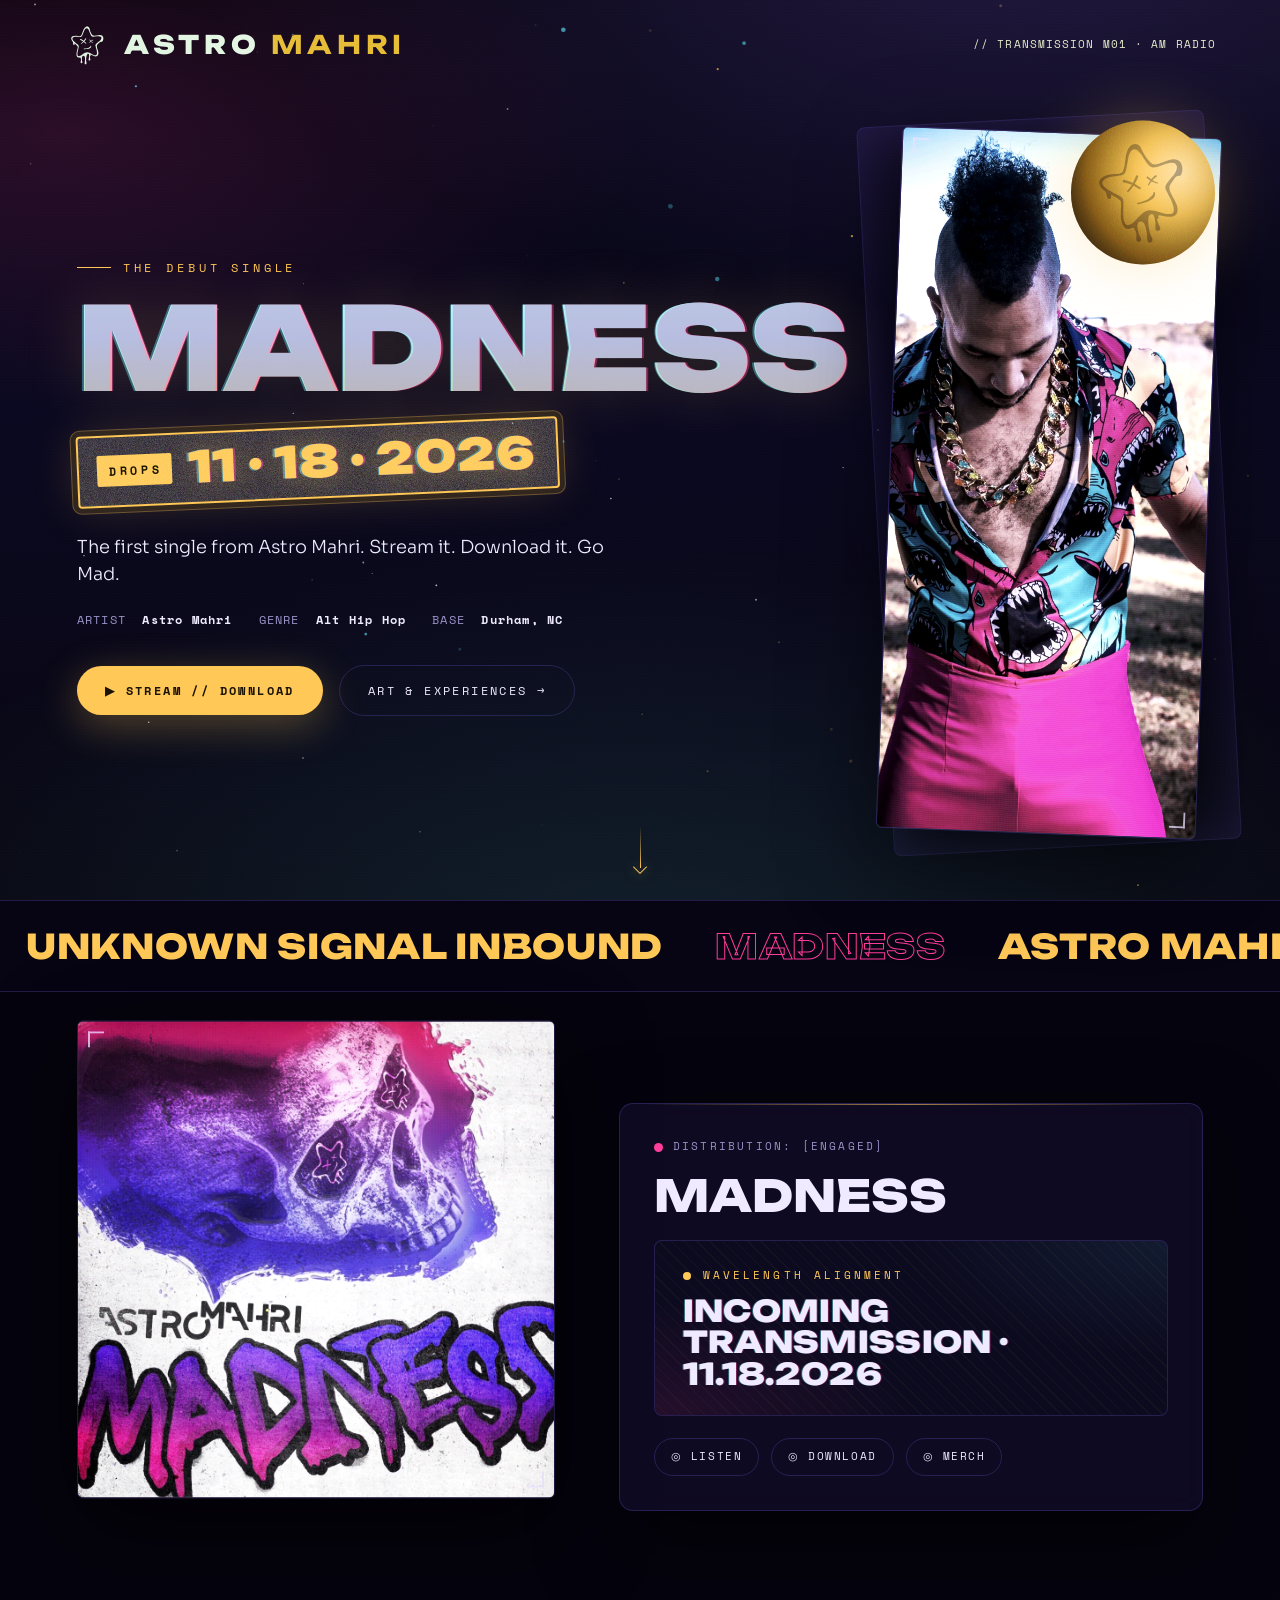
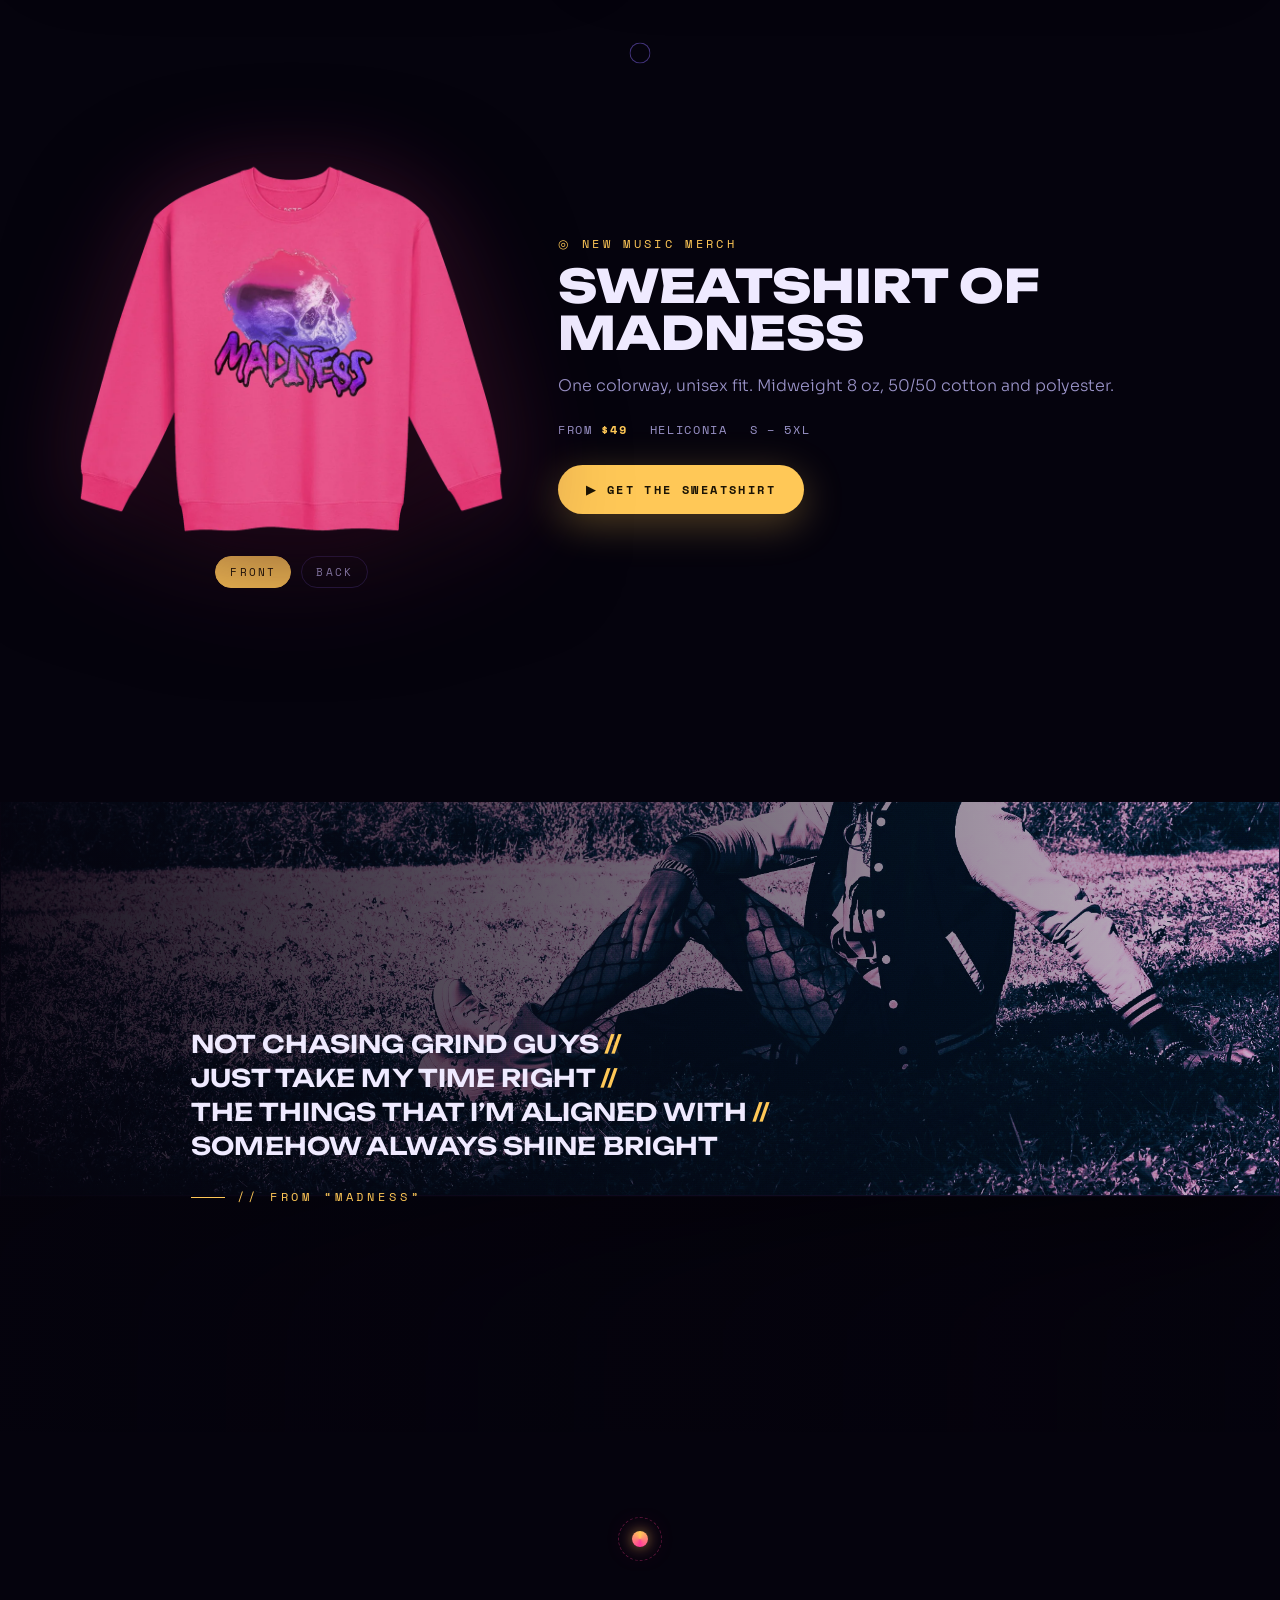
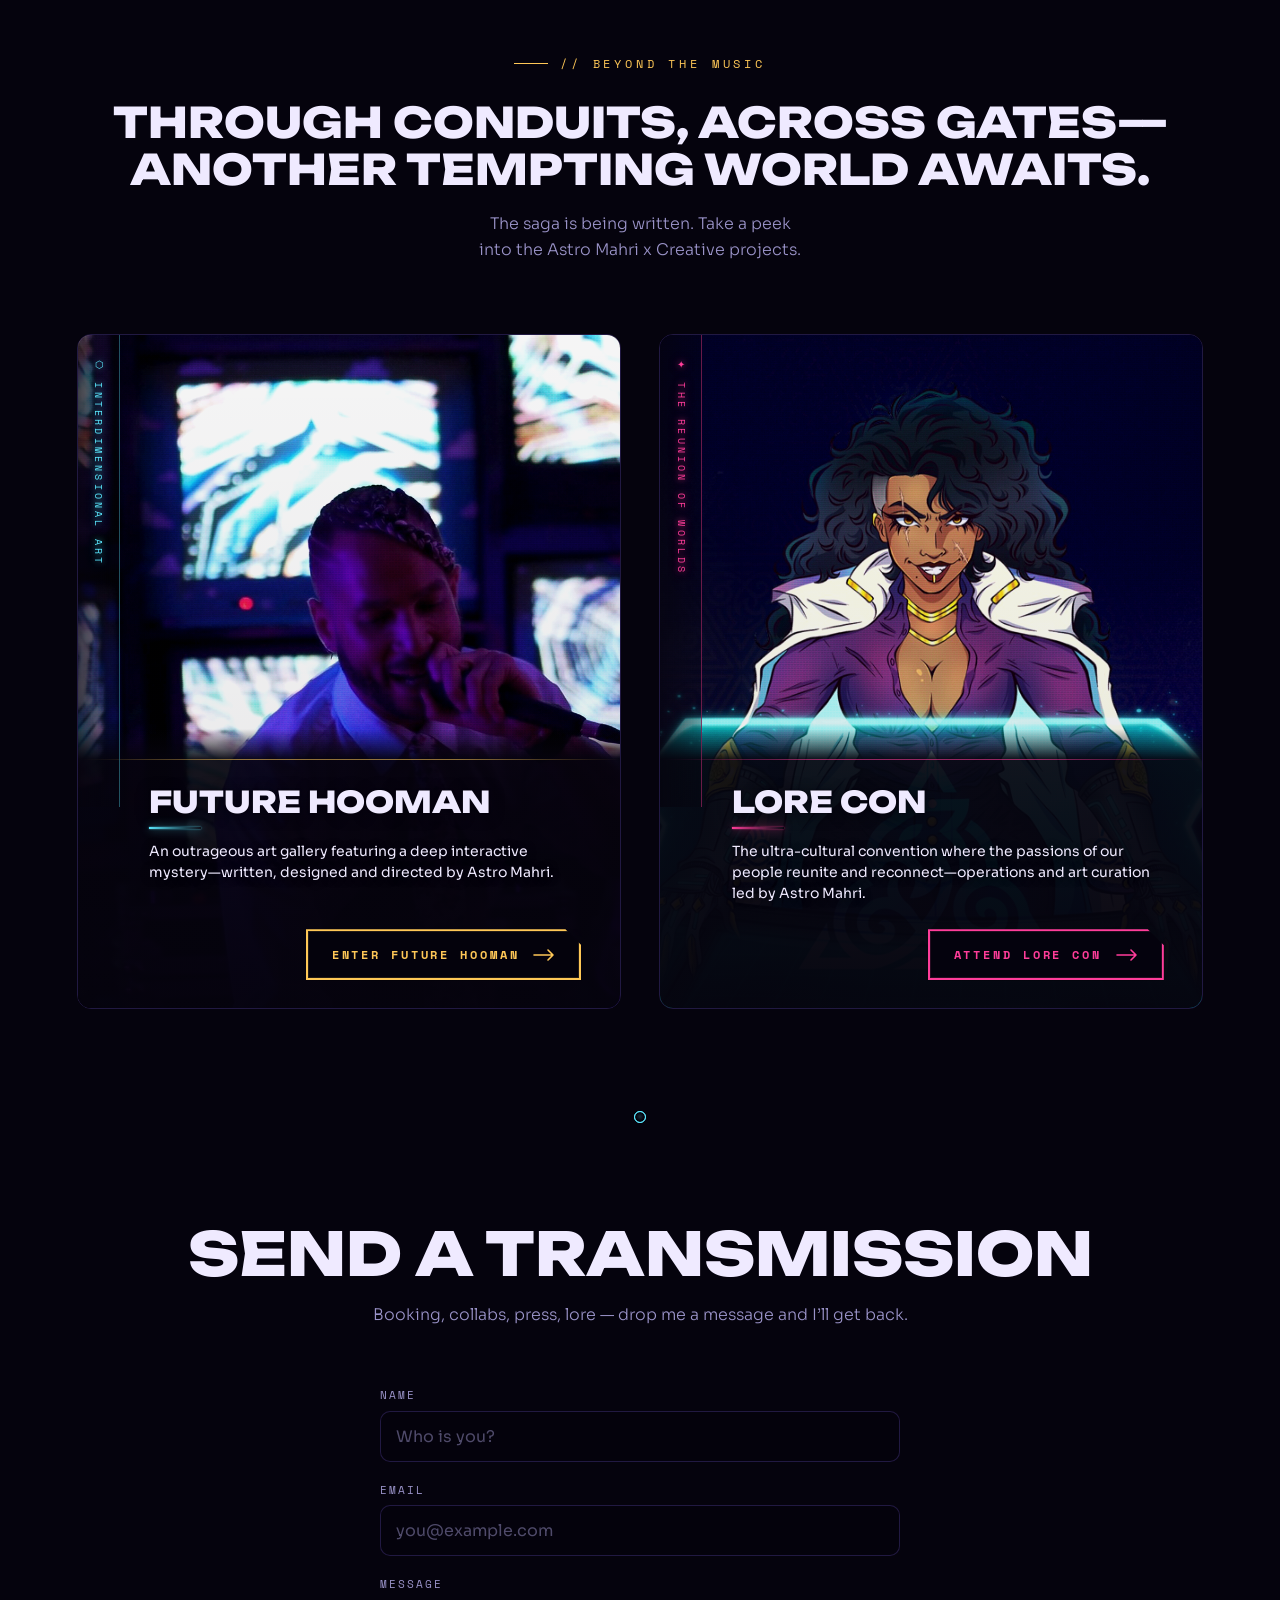
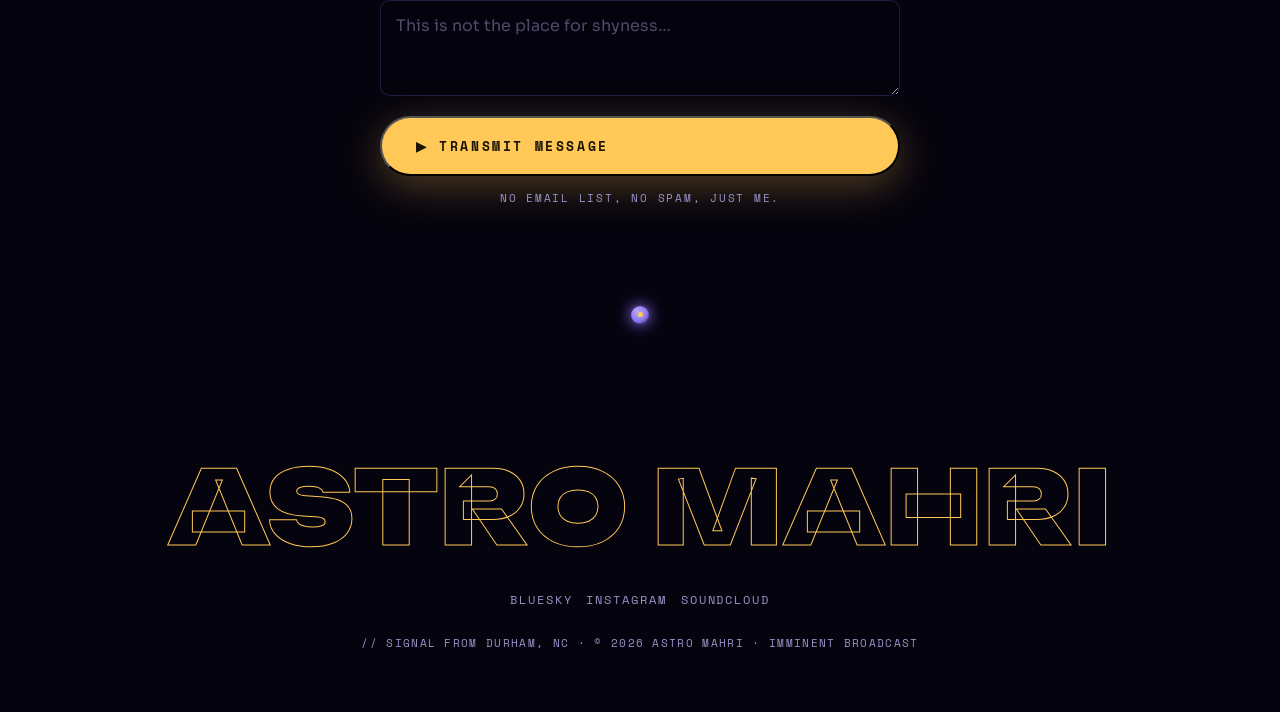
<file: index.html>
﻿<!DOCTYPE html>
<html lang="en">
<head>
<meta charset="UTF-8" />
<meta name="viewport" content="width=device-width, initial-scale=1.0" />
<title>ASTRO MAHRI x CREATIVE // MUSIC + ART + EXPERIENCES</title>
<meta name="description" content="Astro Mahri // Alternative Hip Hop Artist • Operations Director at Lore Con 2026 • Interactive Art Designer at Future Hooman • Based in Durham, NC 🛰️" />

<!-- Tab icon and app icon are separate files. Bump ?v= (here and in
     site.webmanifest) whenever an icon changes; browsers cache these hard. -->
<link rel="icon" href="/favicon.ico" sizes="32x32" />
<link rel="icon" type="image/svg+xml" href="/assets/icons/favicon.svg?v=2026-10-21" />
<link rel="apple-touch-icon" href="/assets/icons/apple-touch-icon.png?v=2026-10-21" />
<link rel="manifest" href="/site.webmanifest" />
<meta name="theme-color" content="#0a0820" />
<meta name="apple-mobile-web-app-title" content="Astro Mahri" />

<!-- Open Graph / social preview -->
<meta property="og:title" content="ASTRO MAHRI x CREATIVE // MUSIC + ART + EXPERIENCES" />
<meta property="og:description" content="ALT HIP HOP TRANSMISSION INCOMING // 11.18.2026 Debut Single Release ‘MADNESS’ // Stream + Download" />
<meta property="og:type" content="music.song" />
<meta property="og:url" content="https://astromahri.com/" />
<meta property="og:image" content="https://astromahri.com/assets/images/cover-art.jpg" />

<!--
================================================================
  ASTRO MAHRI — SINGLE RELEASE MICROSITE
  Aesthetic: dark sci-fi / afrofuturism with graffiti grit

  >>> WHERE TO DROP IN YOUR REAL ASSETS <<<
  Search this file for the tag  [SWAP]  to find every edit point.
  Full instructions are in README.md.
================================================================
-->

<link rel="preconnect" href="https://fonts.googleapis.com" />
<link rel="preconnect" href="https://fonts.gstatic.com" crossorigin />
<link href="https://fonts.googleapis.com/css2?family=Unbounded:wght@400;600;800;900&family=Space+Mono:wght@400;700&family=Sora:wght@300;400;600&display=swap" rel="stylesheet" />

<!-- ?v= forces browsers to fetch a fresh copy; change it whenever styles.css or main.js changes -->
<link rel="stylesheet" href="css/styles.css?v=2026-10-23c" />
</head>
<body>

<!-- cosmic layers -->
<div id="space"></div>
<canvas id="stars"></canvas>
<div id="grain"></div>
<div id="scanlines"></div>
<div id="progress"></div>

<!-- ============ NAV ============ -->
<nav>
  <div class="brand">
    <span class="brand-icon" aria-hidden="true"></span>
    <span class="brand-text">ASTRO <b>MAHRI</b></span>
  </div>
  <div class="nav-tag">// TRANSMISSION M01 &middot; AM RADIO</div>
</nav>

<!-- ============ HERO ============ -->
<header class="hero" id="top">
  <div class="hero-copy reveal in">
    <div class="label hero-kicker">The debut single</div>
    <!-- [SWAP-TEXT] track title goes here -->
    <h1>MADNESS</h1>
    <!-- The date is its own stamp, not a line in .track-meta, so it reads as
         the news rather than one more spec. -->
    <div class="drop-stamp">
      <span class="drop-stamp-label">Drops</span>
      <span class="drop-stamp-date">11 &middot; 18 &middot; 2026</span> <!-- [SWAP-TEXT] release date -->
    </div>
    <p class="hero-statement">The first single from Astro Mahri. Stream it. Download it. Go Mad.</p>
    <div class="track-meta">
      <span>ARTIST&nbsp; <b>Astro Mahri</b></span>
      <span>GENRE&nbsp; <b>Alt Hip Hop</b></span>
      <span>BASE&nbsp; <b>Durham, NC</b></span>
    </div>
    <div class="cta-row">
      <a class="btn btn-solid" href="/madness/">&#9654; STREAM // DOWNLOAD</a>
      <a class="btn btn-ghost" href="#universe">ART &amp; EXPERIENCES &rarr;</a>
    </div>
  </div>

  <div class="hero-portrait reveal d1 in">
    <div class="ring" aria-hidden="true"></div>
    <div class="moon" aria-hidden="true" data-parallax="0.06"></div>
    <div class="photo">
      <img src="assets/images/hero-portrait.jpg" alt="Astro Mahri portrait &mdash; shark print shirt, gold-toned chains, magenta wide-leg pants, looking down with mohawk silhouette against bright but otherworldly sky" />
      <span class="ph-corner tl"></span><span class="ph-corner br"></span>
    </div>
  </div>

  <div class="scroll-cue" aria-hidden="true"><span class="line"></span><span class="arrow"></span></div>
</header>

<!-- ============ MARQUEE ============ -->
<div class="marquee">
  <div class="marquee-track">
    <span>Unknown Signal Inbound</span><span>Madness</span><span>Astro Mahri</span><span>Transmission M01</span>
    <span>Unknown Signal Inbound</span><span>Madness</span><span>Astro Mahri</span><span>Transmission M01</span>
  </div>
</div>

<!-- ============ RELEASE + PLAYER ============ -->
<section class="release" id="release">
  <div class="photo cover reveal" data-parallax="0.06">
    <img src="assets/images/cover-art.jpg" alt="Madness &mdash; single cover art: a spray-painted skull in purple and magenta on bare concrete, the Astro Mahri star logo set into its eye sockets, the title below in graffiti lettering" />
    <span class="ph-corner tl"></span><span class="ph-corner br"></span>
  </div>

  <div class="console reveal d1">
    <div class="now-playing"><span class="pulse"></span> Distribution: [ENGAGED]</div>
    <h2>Madness</h2> <!-- [SWAP-TEXT] -->

    <div class="sc-wrap">
      <!-- ============================================================
           [SWAP-SOUNDCLOUD]
           Track not yet live. Placard is showing while we hold the slot.
           When "Madness" goes live on SoundCloud: delete the .sc-placard
           div below, then uncomment the <iframe> (and paste a fresh
           Share -> Embed snippet if the slug differs from "madness").
           ============================================================ -->
      <div class="sc-placard" role="status" aria-label="SoundCloud player will appear when the track drops">
        <div class="sc-placard-label"><span class="dot"></span>Wavelength Alignment</div>
        <div class="sc-placard-text">Incoming transmission &middot; 11.18.2026</div>
      </div>
      <!--
      <iframe
        width="100%" height="166" frameborder="no" scrolling="no" allow="autoplay"
        src="https://w.soundcloud.com/player/?url=https%3A%2F%2Fsoundcloud.com%2Fastromahri%2Fmadness&color=%23ffc857&auto_play=false&hide_related=true&show_comments=false&show_user=true&show_reposts=false&show_teaser=false&visual=false">
      </iframe>
      -->
    </div>

    <div class="console-foot">
      <!-- Three buttons, no store names. Listen goes to /madness/, which holds
           every store link, so these never need a per-store update. Swap the
           Bandcamp link for the Madness track page once it exists. -->
      <a class="chip" href="/madness/">&#9678; Listen</a>
      <a class="chip" href="https://astromahri.bandcamp.com/" target="_blank" rel="noopener">&#9678; Download</a>
      <a class="chip" href="https://astro-mahri-shop.fourthwall.com/products/sweatshirt-of-madness" target="_blank" rel="noopener">&#9678; Merch</a>
    </div>
  </div>
</section>

<!-- ============ MERCH ============
     Prices are a size ladder: 49 for S-XL, then 51 / 53 / 55 / 57 for 2XL-5XL,
     which is why it reads "from". Print-on-demand, so there is no stock count to
     show and nothing to sell out. -->
<div class="section-break style-5" aria-hidden="true"></div>

<section class="merch" id="merch">
  <!-- Slideshow. Each .slide is one product shot; js/main.js builds a control
       per slide from its data-label and cycles them. To add a shot, add another
       <img class="slide">. Keep every shot the same size (900x790, the garment
       cropped to the same box) so nothing jumps as they swap. -->
  <div class="merch-art slideshow reveal" data-interval="4500">
    <div class="slides">
      <img class="slide is-active" data-label="Front" src="assets/images/merch-sweatshirt-front.webp" width="900" height="790" loading="lazy"
           alt="The Sweatshirt of Madness, front: a hot pink crewneck printed with the Madness skull artwork and the title in graffiti lettering" />
      <img class="slide" data-label="Back" src="assets/images/merch-sweatshirt-back.webp" width="900" height="790" loading="lazy"
           alt="The Sweatshirt of Madness, back: the Astro Mahri wordmark printed down the left side in a purple-to-pink fade" />
    </div>
  </div>
  <div class="merch-copy reveal d1">
    <div class="eyebrow">&#9678; New music merch</div>
    <h2>Sweatshirt of Madness</h2>
    <p>One colorway, unisex fit. Midweight 8 oz, 50/50 cotton and polyester.</p>
    <div class="merch-meta">
      <span>From <b>$49</b></span>
      <span>Heliconia</span>
      <span>S &ndash; 5XL</span>
    </div>
    <div class="cta-row">
      <a class="btn btn-solid" href="https://astro-mahri-shop.fourthwall.com/products/sweatshirt-of-madness" target="_blank" rel="noopener">&#9654; Get the sweatshirt</a>
    </div>
  </div>
</section>

<div class="section-break style-1" aria-hidden="true"></div>

<!-- ============ EDITORIAL PHOTO BREAK ============ -->
<section class="editorial">
  <div class="ed-inner">
    <div class="photo" data-parallax="0.12">
      <img src="assets/images/performance.jpg" alt="Astro Mahri in a field, varsity jacket and fishnets, color-graded magenta and purple" />
    </div>
    <div class="ed-veil"></div>
    <div class="ed-quote is-lyric reveal">
      <p class="lyric">Not chasing grind guys <em>//</em><br />Just take my time right <em>//</em><br />The things that I&rsquo;m aligned with <em>//</em><br />somehow always shine bright</p>
      <div class="label lyric-credit">// From &ldquo;Madness&rdquo;</div>
    </div>
  </div>
</section>

<div class="section-break style-2" aria-hidden="true"></div>

<!-- ============ UNIVERSE PORTALS ============ -->
<section id="universe">
  <div class="universe-head reveal">
    <div class="label" style="justify-content:center">// Beyond the music</div>
    <h2>Through conduits, across gates&mdash;<br />another tempting world awaits.</h2>
    <p>The saga is being written. Take a peek into the Astro Mahri x Creative projects.</p>
  </div>

  <div class="portals">
    <!-- ===== FUTURE HOOMAN ===== -->
    <a class="portal fh reveal d1" href="https://www.futurehooman.com/" target="_blank" rel="noopener">
      <div class="photo">
        <img src="assets/images/future-hooman.jpg" alt="Astro Mahri performing at a mic in front of a wall of CRT monitors playing psychedelic patterns" />
      </div>
      <div class="pveil"></div>
      <aside class="portal-rail" aria-hidden="true">
        <span class="portal-rail-text">&#11041; Interdimensional Art</span>
      </aside>
      <div class="portal-body">
        <h3>Future Hooman</h3>
        <p>An outrageous art gallery featuring a deep interactive mystery&mdash;written, designed and directed by Astro Mahri.</p>
        <div class="portal-cta-tab">
          <span>Enter Future Hooman</span>
          <svg width="22" height="12" viewBox="0 0 22 12" fill="none"><path d="M1 6h19M15 1l5 5-5 5" stroke="currentColor" stroke-width="1.6" stroke-linecap="round" stroke-linejoin="round"/></svg>
        </div>
      </div>
    </a>

    <!-- ===== LORE CON ===== -->
    <a class="portal lc reveal d2" href="https://loreconvention.com/" target="_blank" rel="noopener">
      <div class="photo">
        <img src="assets/images/lore-con.jpg" alt="LORECON character art and wordmark on a dark violet backdrop" />
      </div>
      <div class="pveil"></div>
      <aside class="portal-rail" aria-hidden="true">
        <span class="portal-rail-text">&#10022; The Reunion of Worlds</span>
      </aside>
      <div class="portal-body">
        <h3>Lore Con</h3>
        <p>The ultra-cultural convention where the passions of our people reunite and reconnect&mdash;operations and art curation led by Astro Mahri.</p>
        <div class="portal-cta-tab">
          <span>Attend Lore Con</span>
          <svg width="22" height="12" viewBox="0 0 22 12" fill="none"><path d="M1 6h19M15 1l5 5-5 5" stroke="currentColor" stroke-width="1.6" stroke-linecap="round" stroke-linejoin="round"/></svg>
        </div>
      </div>
    </a>
  </div>
</section>

<div class="section-break style-3" aria-hidden="true"></div>

<!-- ============ CONTACT ============ -->
<section id="contact">
  <div class="contact-head reveal">
    <h2>Send a transmission</h2>
    <p>Booking, collabs, press, lore &mdash; drop me a message and I&rsquo;ll get back.</p>
  </div>

  <div class="contact-form-wrap reveal d1">
    <div class="status" id="status" role="alert" aria-live="assertive"></div>

    <form id="leadForm" novalidate>
      <div class="field" id="f-name">
        <label for="name">Name</label>
        <input id="name" name="name" type="text" autocomplete="name"
               maxlength="100" required placeholder="Who is you?" />
        <span class="err" id="e-name"></span>
      </div>

      <div class="field" id="f-email">
        <label for="email">Email</label>
        <input id="email" name="email" type="email" autocomplete="email"
               inputmode="email" maxlength="254" required placeholder="you@example.com" />
        <span class="err" id="e-email"></span>
      </div>

      <div class="field" id="f-note">
        <label for="note">Message</label>
        <textarea id="note" name="note" maxlength="2000"
                  placeholder="This is not the place for shyness&hellip;"></textarea>
        <span class="err" id="e-note"></span>
      </div>

      <!-- Honeypot: hidden from people, tempting to bots. Named outside the
           autocomplete vocabulary and hidden with display:none — an off-screen
           field called "company" gets autofilled by browsers and password
           managers, which silently discarded real submissions. -->
      <div class="hp" aria-hidden="true">
        <label for="subject_ref">Leave this field blank</label>
        <input id="subject_ref" name="subject_ref" type="text" tabindex="-1" autocomplete="off" />
      </div>

      <button class="btn btn-solid contact-btn" type="submit" id="submitBtn">
        &#9654; Transmit Message
      </button>
      <p class="contact-note">No email list, no spam, just me.</p>
    </form>

    <div class="done" id="done">
      <div class="tick" aria-hidden="true">&#10003;</div>
      <h3>Transmission received.</h3>
      <p>Your courage is noted. I will find your message with my eyes in time. Though I can&rsquo;t be sure when exactly I&rsquo;ll reply.</p>
    </div>
  </div>
</section>

<div class="section-break style-4" aria-hidden="true"><span class="orbit-rev"></span></div>

<!-- ============ FOOTER ============ -->
<footer>
  <div class="big reveal">ASTRO MAHRI</div>
  <div class="social reveal d1">
    <a href="https://bsky.app/profile/astromahri.space" target="_blank" rel="noopener">Bluesky</a>
    <a href="https://www.instagram.com/astromahri/" target="_blank" rel="noopener">Instagram</a>
    <a href="https://soundcloud.com/astromahri" target="_blank" rel="noopener">SoundCloud</a>
  </div>
  <div class="fineprint">// SIGNAL FROM DURHAM, NC &middot; &copy; 2026 ASTRO MAHRI &middot; IMMINENT BROADCAST</div>
</footer>

<script>
(function () {
  var form = document.getElementById('leadForm');
  if (!form) return;
  var btn = document.getElementById('submitBtn');
  var status = document.getElementById('status');
  var done = document.getElementById('done');
  var loadedAt = Date.now();

  function setError(field, msg) {
    document.getElementById('f-' + field).classList.toggle('invalid', !!msg);
    document.getElementById('e-' + field).textContent = msg || '';
  }
  function clearErrors() { ['name', 'email', 'note'].forEach(function (f) { setError(f, ''); }); }

  function fail(msg) {
    status.className = 'status bad show';
    // Never lose the lead to a broken save. Hand over a route that cannot break.
    status.innerHTML = msg + ' <a href="mailto:astromahri@gmail.com" style="color:#ffc857">Email me directly</a> and I will pick it up there.';
  }

  form.addEventListener('submit', function (e) {
    e.preventDefault();
    clearErrors();
    status.className = 'status';

    var name = document.getElementById('name').value.trim();
    var email = document.getElementById('email').value.trim();

    var bad = false;
    if (!name) { setError('name', 'Your name goes here.'); bad = true; }
    if (!email) { setError('email', 'Email pleeeeease.'); bad = true; }
    else if (!/^[^\s@]+@[^\s@]+\.[^\s@]{2,}$/.test(email)) {
      setError('email', 'Hmmm that don\'t look like an email address.'); bad = true;
    }
    if (bad) return;

    btn.disabled = true;
    btn.textContent = 'Sending…';

    fetch('/api/lead/website', {
      method: 'POST',
      headers: { 'Content-Type': 'application/json' },
      body: JSON.stringify({
        name: name,
        email: email,
        note: document.getElementById('note').value.trim(),
        subject_ref: document.getElementById('subject_ref').value,
        t: loadedAt
        // No source field. The endpoint decides it, server-side.
      })
    })
      .then(function (r) {
        return r.json().catch(function () { return {}; }).then(function (body) {
          return { ok: r.ok, status: r.status, body: body };
        });
      })
      .then(function (res) {
        if (res.ok && res.body.ok) {
          form.style.display = 'none';
          done.classList.add('show');
          return;
        }
        btn.disabled = false;
        btn.innerHTML = '&#9654; Transmit Message';

        if (res.status === 400 && res.body.fields) {
          Object.keys(res.body.fields).forEach(function (f) { setError(f, res.body.fields[f]); });
          return;
        }
        if (res.status === 429) {
          status.className = 'status bad show';
          status.textContent = res.body.error || 'Too many tries. Give it a minute.';
          return;
        }
        fail(res.body.error || 'Mah bad. Something broke on my end.');
      })
      .catch(function () {
        btn.disabled = false;
        btn.innerHTML = '&#9654; Transmit Message';
        fail('Could not reach the server.');
      });
  });
})();
</script>
<script src="js/main.js?v=2026-10-21"></script>
</body>
</html>
</file>
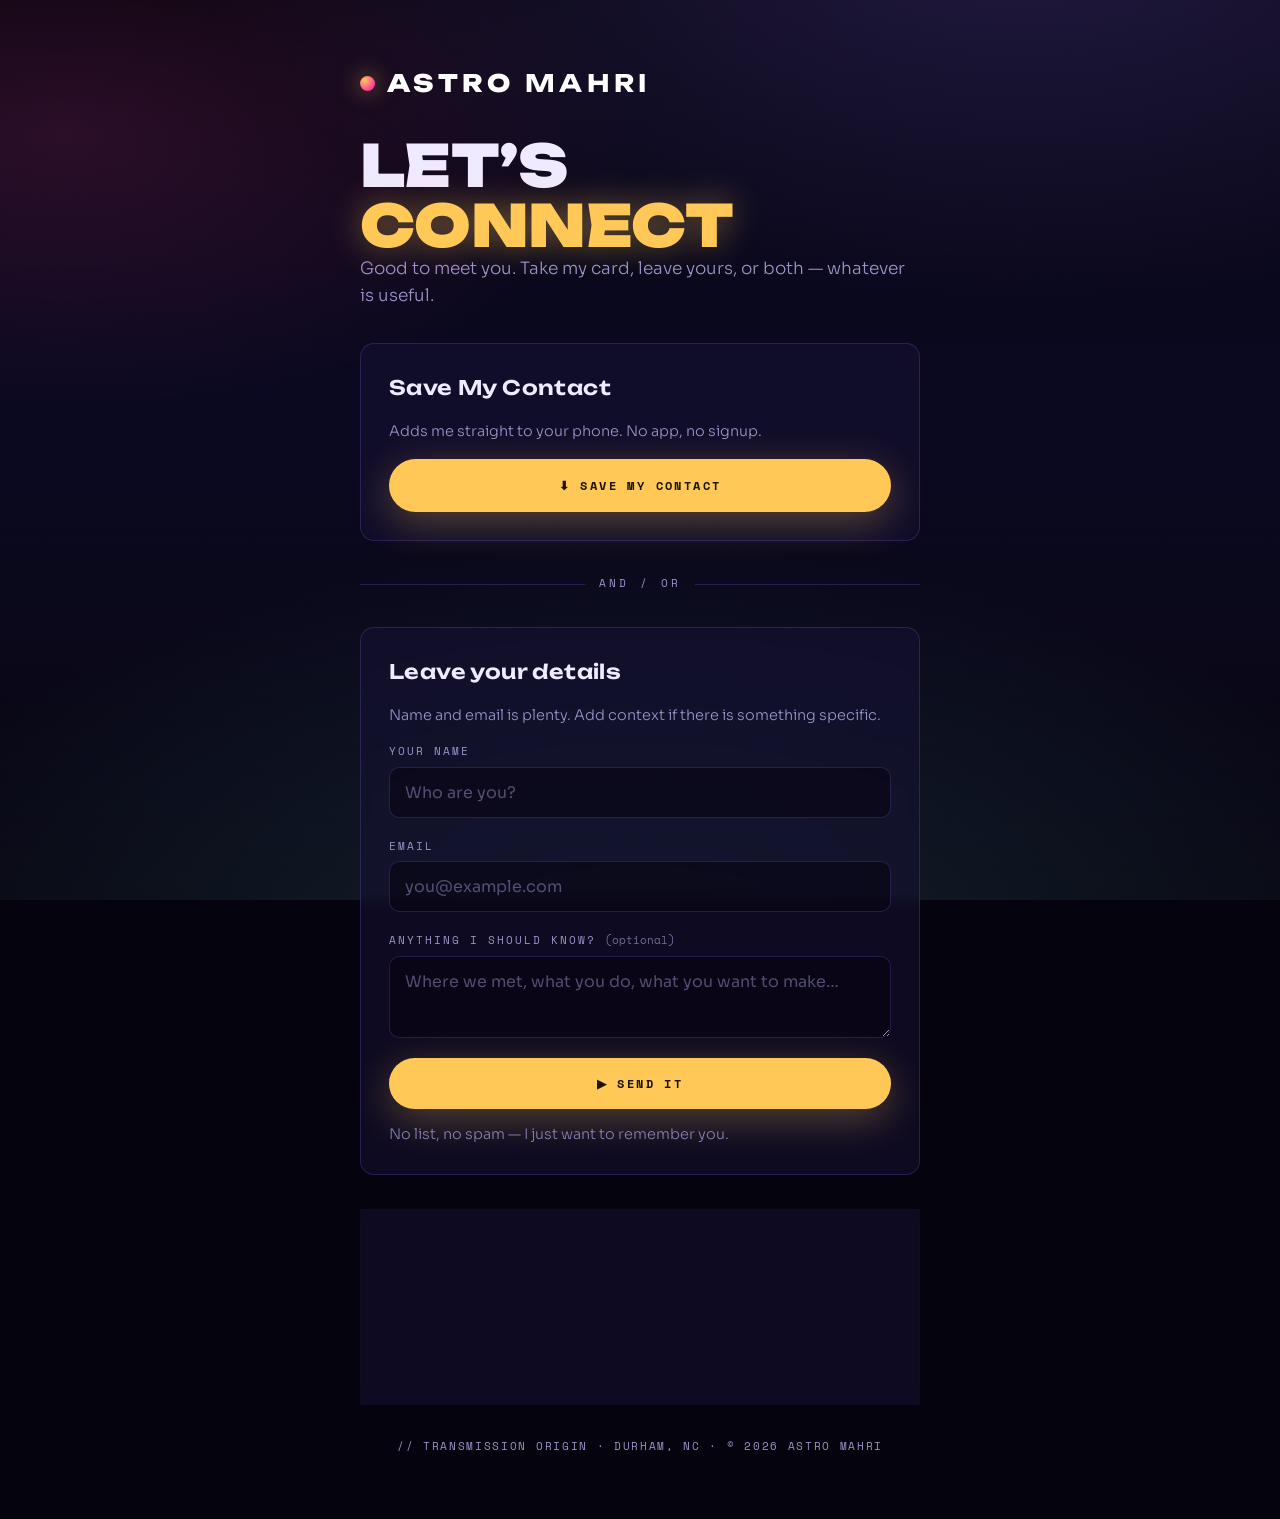
<file: connect/index.html>
<!DOCTYPE html>
<html lang="en">
<head>
<meta charset="UTF-8" />
<meta name="viewport" content="width=device-width, initial-scale=1.0" />
<title>ASTRO MAHRI // CONNECT</title>
<meta name="description" content="Save Astro Mahri's contact card, or leave your details." />
<meta name="robots" content="noindex" />

<!-- Tab icon and app icon are separate files. Bump ?v= (here and in
     site.webmanifest) whenever an icon changes; browsers cache these hard. -->
<link rel="icon" href="/favicon.ico" sizes="32x32" />
<link rel="icon" type="image/svg+xml" href="/assets/icons/favicon.svg?v=2026-10-21" />
<link rel="apple-touch-icon" href="/assets/icons/apple-touch-icon.png?v=2026-10-21" />
<link rel="manifest" href="/site.webmanifest" />
<meta name="theme-color" content="#0a0820" />
<meta name="apple-mobile-web-app-title" content="Astro Mahri" />

<meta property="og:title" content="ASTRO MAHRI // Connect" />
<meta property="og:description" content="Save the contact card, or leave your details." />
<meta property="og:type" content="website" />
<meta property="og:url" content="https://astromahri.com/connect/" />
<meta property="og:image" content="https://astromahri.com/assets/images/cover-art.jpg" />

<!--
================================================================
  ASTRO MAHRI - /connect
  This URL is programmed onto physical NFC tags. IT MUST NEVER
  MOVE. Do not rename the folder, do not add a redirect, do not
  fold it into another route. A reprogrammed tag is a tag you
  have to physically touch again.

  The capture form POSTs to /api/lead/connect, which tags the
  lead Source="connect" SERVER-SIDE. Nothing on this page sets
  or sends the source value -- the endpoint you hit is the tag.

  Deliberately self-contained: its own <style>, no shared CSS,
  no framework, no build step.
================================================================
-->

<link rel="preconnect" href="https://fonts.googleapis.com" />
<link rel="preconnect" href="https://fonts.gstatic.com" crossorigin />
<link href="https://fonts.googleapis.com/css2?family=Unbounded:wght@400;600;800;900&family=Space+Mono:wght@400;700&family=Sora:wght@300;400;600&display=swap" rel="stylesheet" />

<style>
:root{
  --void:#05030d; --deep:#0a0820; --ink:#13102e;
  --panel:rgba(22,17,52,.55);
  --gold:#ffc857; --magenta:#ff3d9a; --cyan:#5be9ff; --violet:#8a6bff;
  --text:#efeaff; --muted:#9a93c8; --line:rgba(138,107,255,.22);
  --display:'Unbounded', sans-serif;
  --mono:'Space Mono', monospace;
  --body:'Sora', sans-serif;
}
*{margin:0;padding:0;box-sizing:border-box}
html{scroll-behavior:smooth}
body{
  background:var(--void); color:var(--text); font-family:var(--body);
  font-weight:300; line-height:1.6; -webkit-font-smoothing:antialiased;
  min-height:100vh; display:flex; flex-direction:column; align-items:center;
  padding:clamp(28px,7vw,64px) clamp(18px,5vw,32px);
}
::selection{background:var(--magenta);color:#fff}

#space{
  position:fixed;inset:0;z-index:-3;
  background:
    radial-gradient(120% 80% at 80% -10%, rgba(138,107,255,.22), transparent 55%),
    radial-gradient(90% 60% at 5% 15%, rgba(255,61,154,.14), transparent 50%),
    radial-gradient(120% 90% at 50% 110%, rgba(91,233,255,.12), transparent 55%),
    linear-gradient(180deg,#05030d 0%, #0a0820 45%, #07050f 100%);
}
#grain{
  position:fixed;inset:0;z-index:-1;pointer-events:none;opacity:.11;
  background-image:url("data:image/svg+xml,%3Csvg xmlns='http://www.w3.org/2000/svg' width='160' height='160'%3E%3Cfilter id='n'%3E%3CfeTurbulence type='fractalNoise' baseFrequency='0.9' numOctaves='2'/%3E%3C/filter%3E%3Crect width='100%25' height='100%25' filter='url(%23n)'/%3E%3C/svg%3E");
  mix-blend-mode:overlay;
}
#scanlines{
  position:fixed;inset:0;z-index:-1;pointer-events:none;
  background:repeating-linear-gradient(0deg, rgba(255,255,255,.022) 0 1px, transparent 1px 3px);
  mix-blend-mode:overlay;
}

.wrap{width:100%;max-width:560px;display:flex;flex-direction:column;gap:34px}

.brand{
  display:flex;align-items:center;gap:12px;
  font-family:var(--display);font-weight:800;letter-spacing:.18em;
  font-size:clamp(16px,4.6vw,24px);text-transform:uppercase;color:#fff;
  text-decoration:none;
}
.brand-icon{
  width:15px;height:15px;border-radius:50%;flex:none;
  background:radial-gradient(circle at 32% 30%, var(--gold), var(--magenta) 70%);
  box-shadow:0 0 22px rgba(255,200,87,.6);
}

.label{
  font-family:var(--mono);font-size:11px;letter-spacing:.32em;text-transform:uppercase;
  color:var(--gold);display:inline-flex;align-items:center;gap:12px;
}
.label::before{content:'';width:28px;height:1px;background:var(--gold)}

h1{
  font-family:var(--display);font-weight:900;letter-spacing:-.01em;
  font-size:clamp(34px,10vw,58px);line-height:1.02;text-transform:uppercase;
}
h1 .glow{color:var(--gold);text-shadow:0 0 34px rgba(255,200,87,.45)}
.lede{color:var(--muted);font-size:clamp(15px,4vw,17px);max-width:46ch}

.card{
  background:var(--panel);border:1px solid var(--line);border-radius:14px;
  padding:clamp(20px,5vw,28px);backdrop-filter:blur(6px);
  display:flex;flex-direction:column;gap:16px;
}
.card h2{
  font-family:var(--display);font-weight:600;font-size:clamp(17px,4.6vw,20px);
  letter-spacing:.02em;
}
.card p{color:var(--muted);font-size:14.5px}

.btn{
  font-family:var(--mono);font-size:12px;letter-spacing:.2em;text-transform:uppercase;
  text-decoration:none;padding:17px 28px;border-radius:44px;transition:.35s;
  display:inline-flex;align-items:center;justify-content:center;gap:10px;
  border:0;cursor:pointer;width:100%;
}
.btn-solid{background:var(--gold);color:#1a1304;font-weight:700;box-shadow:0 10px 40px rgba(255,200,87,.3)}
.btn-solid:hover,.btn-solid:focus-visible{transform:translateY(-3px);box-shadow:0 16px 50px rgba(255,200,87,.5)}
.btn-solid[disabled]{opacity:.55;cursor:progress;transform:none;box-shadow:none}
.btn-ghost{border:1px solid var(--line);color:var(--text);background:transparent}
.btn-ghost:hover,.btn-ghost:focus-visible{border-color:var(--magenta);color:var(--magenta);box-shadow:0 0 30px rgba(255,61,154,.25)}
:focus-visible{outline:2px solid var(--cyan);outline-offset:3px}

/* ---------- form ---------- */
form{display:flex;flex-direction:column;gap:14px}
.field{display:flex;flex-direction:column;gap:6px}
.field label{
  font-family:var(--mono);font-size:11px;letter-spacing:.18em;
  text-transform:uppercase;color:var(--muted);
}
.field .opt{text-transform:none;letter-spacing:0;opacity:.7}
.field input,.field textarea{
  font-family:var(--body);font-size:16px; /* 16px stops iOS zooming on focus */
  color:var(--text);background:rgba(5,3,13,.5);
  border:1px solid var(--line);border-radius:10px;padding:14px 15px;
  transition:border-color .25s, box-shadow .25s;width:100%;
}
.field input::placeholder,.field textarea::placeholder{color:rgba(154,147,200,.5)}
.field input:focus,.field textarea:focus{
  outline:none;border-color:var(--cyan);box-shadow:0 0 0 3px rgba(91,233,255,.13);
}
.field textarea{resize:vertical;min-height:82px}
.field.invalid input,.field.invalid textarea{border-color:var(--magenta)}
.err{font-size:12.5px;color:var(--magenta);min-height:0}

/* Honeypot. Hidden from humans, reachable by naive bots. Not display:none --
   some bots skip those; this is off-screen but still in the layout tree. */
.hp{display:none}

.formnote{font-size:12.5px;color:var(--muted);opacity:.85}

.status{border-radius:10px;padding:14px 16px;font-size:14.5px;display:none}
.status.show{display:block}
.status.bad{background:rgba(255,61,154,.1);border:1px solid rgba(255,61,154,.4);color:#ffd6e9}

.done{display:none;flex-direction:column;gap:12px;text-align:center;padding:8px 0}
.done.show{display:flex}
.done .tick{
  width:52px;height:52px;border-radius:50%;margin:0 auto;
  display:grid;place-items:center;font-size:26px;
  background:radial-gradient(circle at 32% 30%, var(--gold), var(--magenta) 75%);
  color:#1a1304;box-shadow:0 0 34px rgba(255,200,87,.45);
}
.done h3{font-family:var(--display);font-weight:600;font-size:19px}

.divider{display:flex;align-items:center;gap:14px;color:var(--muted);font-family:var(--mono);font-size:11px;letter-spacing:.3em}
.divider::before,.divider::after{content:'';flex:1;height:1px;background:var(--line)}

.links{display:flex;flex-wrap:wrap;gap:10px}
.chip{
  font-family:var(--mono);font-size:11px;letter-spacing:.14em;text-transform:uppercase;
  text-decoration:none;color:var(--text);border:1px solid var(--line);
  padding:10px 16px;border-radius:40px;transition:.3s;
}
.chip:hover{border-color:var(--cyan);color:var(--cyan)}

footer{
  font-family:var(--mono);font-size:10.5px;letter-spacing:.16em;
  color:var(--muted);text-transform:uppercase;text-align:center;
}
@media (prefers-reduced-motion:reduce){*{transition:none!important;animation:none!important}}
</style>
</head>
<body>

<div id="space"></div>
<div id="grain"></div>
<div id="scanlines"></div>

<div class="wrap">

  <a class="brand" href="/">
    <span class="brand-icon" aria-hidden="true"></span>
    <span>ASTRO <b>MAHRI</b></span>
  </a>

  <header>
    <h1>LET&rsquo;S <span class="glow">CONNECT</span></h1>
    <p class="lede">Good to meet you. Take my card, leave yours, or both &mdash; whatever is useful.</p>
  </header>

  <!-- ============ 1. SAVE MY CONTACT ============ -->
  <section class="card">
    <h2>Save My Contact</h2>
    <p>Adds me straight to your phone. No app, no signup.</p>
    <!-- Plain link, no `download` attribute: on iOS this opens the native
         "Add Contact" sheet directly, which is the behaviour you want off an
         NFC tap. Netlify serves it as text/vcard via netlify.toml. -->
    <a class="btn btn-solid" href="astro-mahri.vcf" type="text/vcard">
      &#11015; Save My Contact
    </a>
  </section>

  <div class="divider">AND / OR</div>

  <!-- ============ 2. LEAVE YOUR DETAILS ============ -->
  <section class="card">
    <h2>Leave your details</h2>
    <p>Name and email is plenty. Add context if there is something specific.</p>

    <div class="status" id="status" role="alert" aria-live="assertive"></div>

    <form id="leadForm" novalidate>
      <div class="field" id="f-name">
        <label for="name">Your name</label>
        <input id="name" name="name" type="text" autocomplete="name"
               maxlength="100" required placeholder="Who are you?" />
        <span class="err" id="e-name"></span>
      </div>

      <div class="field" id="f-email">
        <label for="email">Email</label>
        <input id="email" name="email" type="email" autocomplete="email"
               inputmode="email" maxlength="254" required placeholder="you@example.com" />
        <span class="err" id="e-email"></span>
      </div>

      <div class="field" id="f-note">
        <label for="note">Anything I should know? <span class="opt">(optional)</span></label>
        <textarea id="note" name="note" maxlength="2000"
                  placeholder="Where we met, what you do, what you want to make&hellip;"></textarea>
        <span class="err" id="e-note"></span>
      </div>

      <!-- Honeypot: hidden from humans, tempting to bots. -->
      <div class="hp" aria-hidden="true">
        <label for="subject_ref">Leave this field blank</label>
        <input id="subject_ref" name="subject_ref" type="text" tabindex="-1" autocomplete="off" />
      </div>

      <button class="btn btn-solid" type="submit" id="submitBtn">&#9654; Send It</button>
      <p class="formnote">No list, no spam &mdash; I just want to remember you.</p>
    </form>

    <div class="done" id="done">
      <div class="tick" aria-hidden="true">&#10003;</div>
      <h3>Got you.</h3>
      <p>Appreciate you for real. I&rsquo;ll be in touch &mdash; and now you have my card too (hopefully).</p>
    </div>
  </section>

  <!-- ============ 3. ELSEWHERE ============ -->
  <section class="card">
    <h2>Elsewhere</h2>
    <div class="links">
      <a class="chip" href="https://soundcloud.com/astromahri" target="_blank" rel="noopener">SoundCloud</a>
      <a class="chip" href="https://astromahri.bandcamp.com/" target="_blank" rel="noopener">Bandcamp</a>
      <a class="chip" href="https://www.instagram.com/astromahri/" target="_blank" rel="noopener">Instagram</a>
      <a class="chip" href="/">astromahri.com</a>
    </div>
  </section>

  <footer>// Transmission Origin &middot; Durham, NC &middot; &copy; 2026 Astro Mahri</footer>

</div>

<script>
(function () {
  var form = document.getElementById('leadForm');
  var btn = document.getElementById('submitBtn');
  var status = document.getElementById('status');
  var done = document.getElementById('done');

  // Stamped at load. The server rejects anything submitted within two
  // seconds of this, which no human beats on a three-field form.
  var loadedAt = Date.now();

  function setError(field, msg) {
    document.getElementById('f-' + field).classList.toggle('invalid', !!msg);
    document.getElementById('e-' + field).textContent = msg || '';
  }
  function clearErrors() { ['name', 'email', 'note'].forEach(function (f) { setError(f, ''); }); }

  function fail(msg) {
    status.className = 'status bad show';
    // The lead matters more than the form. If saving breaks, hand over a
    // route that cannot break rather than losing the person.
    status.innerHTML = msg + ' <a href="mailto:astromahri@gmail.com" style="color:#ffc857">Email me directly</a> and I will add you by hand.';
  }

  form.addEventListener('submit', function (e) {
    e.preventDefault();
    clearErrors();
    status.className = 'status';

    var name = document.getElementById('name').value.trim();
    var email = document.getElementById('email').value.trim();

    var bad = false;
    if (!name) { setError('name', 'Your name goes here.'); bad = true; }
    if (!email) { setError('email', 'Email pleeeeease.'); bad = true; }
    else if (!/^[^\s@]+@[^\s@]+\.[^\s@]{2,}$/.test(email)) {
      setError('email', 'Hmmm that don\'t look like an email address.'); bad = true;
    }
    if (bad) return;

    btn.disabled = true;
    btn.textContent = 'Sending…';

    fetch('/api/lead/connect', {
      method: 'POST',
      headers: { 'Content-Type': 'application/json' },
      body: JSON.stringify({
        name: name,
        email: email,
        note: document.getElementById('note').value.trim(),
        subject_ref: document.getElementById('subject_ref').value,
        t: loadedAt
        // No source field. The endpoint decides it, server-side.
      })
    })
      .then(function (r) {
        return r.json().catch(function () { return {}; }).then(function (body) {
          return { ok: r.ok, status: r.status, body: body };
        });
      })
      .then(function (res) {
        if (res.ok && res.body.ok) {
          form.style.display = 'none';
          done.classList.add('show');
          return;
        }
        btn.disabled = false;
        btn.innerHTML = '&#9654; Send It';

        if (res.status === 400 && res.body.fields) {
          Object.keys(res.body.fields).forEach(function (f) { setError(f, res.body.fields[f]); });
          return;
        }
        if (res.status === 429) {
          status.className = 'status bad show';
          status.textContent = res.body.error || 'Too many tries. Give it a minute.';
          return;
        }
        fail(res.body.error || 'Mah bad. Something broke on my end.');
      })
      .catch(function () {
        btn.disabled = false;
        btn.innerHTML = '&#9654; Send It';
        fail('Could not reach the server.');
      });
  });
})();
</script>

</body>
</html>
</file>
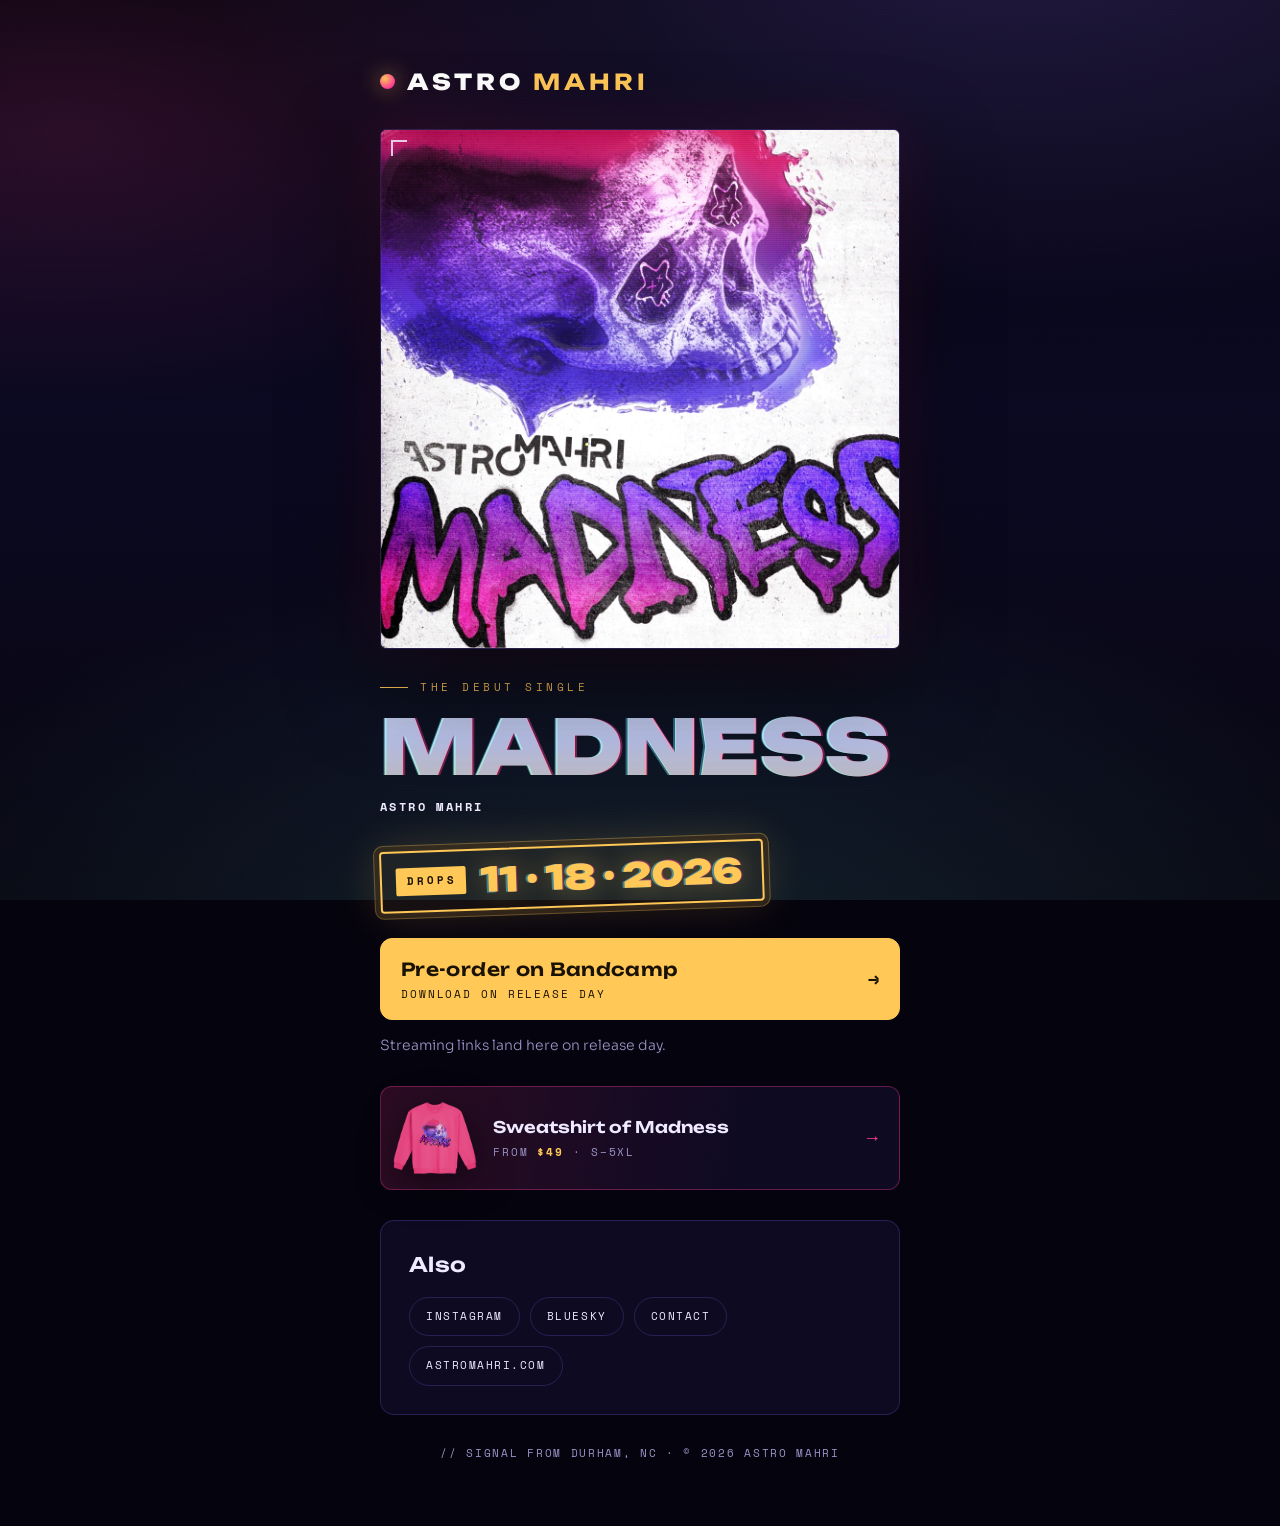
<file: madness/index.html>
<!DOCTYPE html>
<!-- ============ RELEASE SWITCH ============
     data-release="pre"  until 11.18: date and Bandcamp pre-order.
     data-release="out"  from 11.18: every store button.
     Flipping this one attribute is the whole release-day change, plus
     pasting the store URLs into the PLATFORMS block below. -->
<html lang="en" data-release="pre">
<head>
<meta charset="UTF-8" />
<meta name="viewport" content="width=device-width, initial-scale=1.0" />
<title>MADNESS — Astro Mahri</title>
<meta name="description" content="Madness, the debut single from Astro Mahri. Out 11.18.2026 to stream and download." />
<link rel="canonical" href="https://astromahri.com/madness/" />

<!-- Tab icon and app icon are separate files. Bump ?v= (here and in
     site.webmanifest) whenever an icon changes; browsers cache these hard. -->
<link rel="icon" href="/favicon.ico" sizes="32x32" />
<link rel="icon" type="image/svg+xml" href="/assets/icons/favicon.svg?v=2026-10-21" />
<link rel="apple-touch-icon" href="/assets/icons/apple-touch-icon.png?v=2026-10-21" />
<link rel="manifest" href="/site.webmanifest" />
<meta name="theme-color" content="#0a0820" />
<meta name="apple-mobile-web-app-title" content="Astro Mahri" />

<!-- This URL is mostly seen as a link preview in DMs and posts, so the card
     is the cover art and the title. Absolute URLs: scrapers do not resolve
     relative ones. -->
<meta property="og:site_name" content="Astro Mahri" />
<meta property="og:title" content="MADNESS — Astro Mahri" />
<meta property="og:description" content="The debut single. Out 11.18.2026 // Stream + Download" />
<meta property="og:type" content="music.song" />
<meta property="og:url" content="https://astromahri.com/madness/" />
<meta property="og:image" content="https://astromahri.com/assets/images/cover-art.jpg" />
<meta property="og:image:width" content="1080" />
<meta property="og:image:height" content="1080" />
<meta property="og:image:alt" content="Madness cover art: a purple and magenta spray-painted skull on bare concrete" />
<meta name="twitter:card" content="summary" />

<!--
================================================================
  ASTRO MAHRI - /madness  (release links page)
  The one link for this release. QR codes, bio links and gate
  redirects all point here. THIS URL MUST NEVER MOVE: like
  /connect, it gets printed. Do not rename the folder, do not add
  a redirect. Every release follows the same pattern: /<slug>/.

  TWO MODES, one switch: data-release on <html>, at the very top.
    pre - date and Bandcamp pre-order   (.when-pre)
    out - every store button             (.when-out)
  Release day: set data-release="out" and paste the store URLs
  into PLATFORMS. A store whose href is still empty is not shown,
  so a link that is not ready yet simply does not appear.
  Search [SWAP-LINK-RELEASE].

  List the stores the record is on. Nothing else: no "not on"
  notes, no greyed-out stores it is absent from.

  No form here on purpose: the Contact chip goes to the one on the
  homepage. Keep release pages to links.

  NEXT RELEASE: copy this folder to /<slug>/; swap the title, date,
  cover, meta tags and store links; set the switch back to "pre";
  and add the URL to sitemap.xml. Self-contained on purpose (like
  /connect): its own <style>, no shared CSS, no build step.
================================================================
-->

<link rel="preconnect" href="https://fonts.googleapis.com" />
<link rel="preconnect" href="https://fonts.gstatic.com" crossorigin />
<link href="https://fonts.googleapis.com/css2?family=Unbounded:wght@400;600;800;900&family=Space+Mono:wght@400;700&family=Sora:wght@300;400;600&display=swap" rel="stylesheet" />

<style>
:root{
  --void:#05030d; --deep:#0a0820; --ink:#13102e;
  --panel:rgba(22,17,52,.55);
  --gold:#ffc857; --magenta:#ff3d9a; --cyan:#5be9ff; --violet:#8a6bff;
  --text:#efeaff; --muted:#9a93c8; --line:rgba(138,107,255,.22);
  --display:'Unbounded', sans-serif;
  --mono:'Space Mono', monospace;
  --body:'Sora', sans-serif;
}
*{margin:0;padding:0;box-sizing:border-box}
html{scroll-behavior:smooth}
body{
  background:var(--void); color:var(--text); font-family:var(--body);
  font-weight:300; line-height:1.6; -webkit-font-smoothing:antialiased;
  min-height:100vh; display:flex; flex-direction:column; align-items:center;
  padding:clamp(28px,7vw,64px) clamp(16px,5vw,32px);
}
::selection{background:var(--magenta);color:#fff}

#space{
  position:fixed;inset:0;z-index:-3;
  background:
    radial-gradient(120% 80% at 80% -10%, rgba(138,107,255,.22), transparent 55%),
    radial-gradient(90% 60% at 5% 15%, rgba(255,61,154,.14), transparent 50%),
    radial-gradient(120% 90% at 50% 110%, rgba(91,233,255,.12), transparent 55%),
    linear-gradient(180deg,#05030d 0%, #0a0820 45%, #07050f 100%);
}
#grain{
  position:fixed;inset:0;z-index:-1;pointer-events:none;opacity:.11;
  background-image:url("data:image/svg+xml,%3Csvg xmlns='http://www.w3.org/2000/svg' width='160' height='160'%3E%3Cfilter id='n'%3E%3CfeTurbulence type='fractalNoise' baseFrequency='0.9' numOctaves='2'/%3E%3C/filter%3E%3Crect width='100%25' height='100%25' filter='url(%23n)'/%3E%3C/svg%3E");
  mix-blend-mode:overlay;
}
#scanlines{
  position:fixed;inset:0;z-index:-1;pointer-events:none;
  background:repeating-linear-gradient(0deg, rgba(255,255,255,.022) 0 1px, transparent 1px 3px);
  mix-blend-mode:overlay;
}

.wrap{width:100%;max-width:520px;display:flex;flex-direction:column;gap:30px}

.brand{
  display:flex;align-items:center;gap:12px;
  font-family:var(--display);font-weight:800;letter-spacing:.18em;
  font-size:clamp(16px,4.6vw,22px);text-transform:uppercase;color:#fff;
  text-decoration:none;
}
.brand b{color:var(--gold)}
.brand-icon{
  width:15px;height:15px;border-radius:50%;flex:none;
  background:radial-gradient(circle at 32% 30%, var(--gold), var(--magenta) 70%);
  box-shadow:0 0 22px rgba(255,200,87,.6);
}

.label{
  font-family:var(--mono);font-size:11px;letter-spacing:.32em;text-transform:uppercase;
  color:var(--gold);display:inline-flex;align-items:center;gap:12px;
}
.label::before{content:'';width:28px;height:1px;background:var(--gold)}

/* ---------- cover ---------- */
.cover{
  position:relative;aspect-ratio:1;border-radius:6px;overflow:hidden;
  border:1px solid var(--line);
  box-shadow:0 30px 90px rgba(0,0,0,.6), 0 0 60px rgba(255,61,154,.14);
}
.cover img{width:100%;height:100%;object-fit:cover;display:block;filter:contrast(1.08) saturate(.92)}
.cover::after{ /* same scanline + halftone grit as the photos on the main site */
  content:'';position:absolute;inset:0;pointer-events:none;
  background:
    repeating-linear-gradient(0deg, rgba(255,255,255,.07) 0 1px, transparent 1px 2px),
    radial-gradient(rgba(255,61,154,.10) 1px, transparent 1.4px) 0 0/3px 3px,
    radial-gradient(120% 120% at 50% 100%, transparent 40%, rgba(5,3,13,.45) 100%);
  mix-blend-mode:overlay;opacity:.85;
}
.corner{position:absolute;width:16px;height:16px;z-index:2;border-color:var(--gold);opacity:.85}
.corner.tl{top:10px;left:10px;border-top:2px solid;border-left:2px solid}
.corner.br{bottom:10px;right:10px;border-bottom:2px solid;border-right:2px solid}

/* ---------- title ---------- */
header{display:flex;flex-direction:column;gap:14px}
h1{
  font-family:var(--display);font-weight:900;letter-spacing:-.01em;
  /* MADNESS runs about 6.7x its font size in Unbounded 900; 12.4vw keeps it
     inside a 16px gutter on a 320px phone */
  font-size:clamp(36px,12.4vw,76px);line-height:.95;text-transform:uppercase;
  background:linear-gradient(180deg,#fff 0%, #efeaff 40%, var(--gold) 130%);
  -webkit-background-clip:text;background-clip:text;color:transparent;
  text-shadow:-1.5px 0 0 rgba(91,233,255,.4), 1.5px 0 0 rgba(255,61,154,.4);
}
.byline{font-family:var(--mono);font-size:12px;letter-spacing:.2em;text-transform:uppercase;color:var(--muted)}
.byline b{color:var(--text)}
.byline .date{color:var(--gold);font-weight:700;white-space:nowrap}

/* ---------- platforms ---------- */
.platforms{display:flex;flex-direction:column;gap:10px}
.platform{
  display:flex;align-items:center;justify-content:space-between;gap:16px;
  padding:16px 20px;border-radius:12px;text-decoration:none;color:var(--text);
  background:var(--panel);border:1px solid var(--line);backdrop-filter:blur(6px);
  transition:border-color .3s, box-shadow .3s, transform .3s;
}
.platform .name{font-family:var(--display);font-weight:600;font-size:clamp(15px,4.2vw,18px);letter-spacing:.02em}
.platform .what{
  display:block;font-family:var(--mono);font-size:10.5px;letter-spacing:.18em;
  text-transform:uppercase;color:var(--muted);margin-top:2px;
}
.platform .go{
  flex:none;font-family:var(--mono);font-size:12px;font-weight:700;letter-spacing:.16em;
  text-transform:uppercase;color:var(--gold);
}
.platform .go[aria-hidden]{font-size:18px;letter-spacing:0}
a.platform[href]:hover,a.platform[href]:focus-visible{
  border-color:var(--gold);box-shadow:0 0 30px rgba(255,200,87,.18);transform:translateY(-2px);
}
/* Bandcamp leads: it is the direct sale, so it gets the solid treatment */
.platform.primary{background:var(--gold);border-color:var(--gold);color:#1a1304}
.platform.primary .what,.platform.primary .go{color:#1a1304}
a.platform.primary[href]:hover,a.platform.primary[href]:focus-visible{box-shadow:0 14px 44px rgba(255,200,87,.45)}
/* a store with no URL yet is left out entirely, never shown greyed */
.platform:not([href]),.platform[href=""]{display:none}

/* ---------- the release switch ---------- */
html[data-release="pre"] .when-out,
html[data-release="out"] .when-pre{display:none!important}

/* pre-release: the date carries the page */
.countdown{display:flex;flex-direction:column;gap:14px}
.drop-stamp{
  position:relative;align-self:flex-start;display:inline-flex;align-items:center;gap:14px;
  padding:12px 20px 12px 14px;border:2px solid var(--gold);border-radius:4px;
  background:rgba(255,200,87,.07);
  box-shadow:0 0 0 5px rgba(5,3,13,.55), 0 0 0 6px rgba(255,200,87,.35), 0 0 46px rgba(255,200,87,.2);
  transform:rotate(-2deg);transform-origin:left center;margin:6px 0 10px;
}
.drop-stamp-label{
  font-family:var(--mono);font-size:11px;font-weight:700;letter-spacing:.28em;text-transform:uppercase;
  color:#1a1304;background:var(--gold);padding:5px 9px 5px 11px;border-radius:2px;
}
.drop-stamp-date{
  font-family:var(--display);font-weight:900;font-size:clamp(22px,7.4vw,34px);line-height:1;
  color:var(--gold);white-space:nowrap;
  text-shadow:-1.5px 0 0 rgba(91,233,255,.45), 1.5px 0 0 rgba(255,61,154,.5), 0 0 26px rgba(255,200,87,.35);
}
.countdown .soon{font-size:14px;color:var(--muted)}

/* ---------- merch ---------- */
.merch{
  display:flex;align-items:center;gap:16px;text-decoration:none;color:var(--text);
  padding:14px 18px 14px 12px;border-radius:12px;border:1px solid rgba(255,61,154,.35);
  background:linear-gradient(100deg, rgba(255,61,154,.16), rgba(22,17,52,.55) 70%);
  transition:border-color .3s, box-shadow .3s, transform .3s;
}
.merch img{width:84px;height:auto;flex:none;filter:drop-shadow(0 8px 18px rgba(0,0,0,.5))}
.merch .name{font-family:var(--display);font-weight:600;font-size:16px;line-height:1.2}
.merch .what{display:block;font-family:var(--mono);font-size:10.5px;letter-spacing:.18em;text-transform:uppercase;color:var(--muted);margin-top:4px}
.merch .what b{color:var(--gold)}
.merch .go{margin-left:auto;font-size:18px;color:var(--magenta)}
.merch:hover,.merch:focus-visible{border-color:var(--magenta);box-shadow:0 0 30px rgba(255,61,154,.25);transform:translateY(-2px)}

:focus-visible{outline:2px solid var(--cyan);outline-offset:3px}

.card{
  background:var(--panel);border:1px solid var(--line);border-radius:14px;
  padding:clamp(20px,5vw,28px);backdrop-filter:blur(6px);
  display:flex;flex-direction:column;gap:16px;
}
.card h2{font-family:var(--display);font-weight:600;font-size:clamp(17px,4.6vw,20px);letter-spacing:.02em}
.card p{color:var(--muted);font-size:14.5px}

.links{display:flex;flex-wrap:wrap;gap:10px}
.chip{
  font-family:var(--mono);font-size:11px;letter-spacing:.14em;text-transform:uppercase;
  text-decoration:none;color:var(--text);border:1px solid var(--line);
  padding:10px 16px;border-radius:40px;transition:.3s;
}
.chip:hover{border-color:var(--cyan);color:var(--cyan)}

footer{
  font-family:var(--mono);font-size:10.5px;letter-spacing:.16em;
  color:var(--muted);text-transform:uppercase;text-align:center;
}
@media (prefers-reduced-motion:reduce){*{transition:none!important;animation:none!important}}
</style>
</head>
<body>

<div id="space"></div>
<div id="grain"></div>
<div id="scanlines"></div>

<div class="wrap">

  <a class="brand" href="/">
    <span class="brand-icon" aria-hidden="true"></span>
    <span>ASTRO <b>MAHRI</b></span>
  </a>

  <div class="cover">
    <img src="/assets/images/cover-art.jpg" width="1080" height="1080"
         alt="Madness single cover art: a spray-painted skull in purple and magenta on bare concrete, the Astro Mahri star logo set into its eye sockets, the title below in graffiti lettering" />
    <span class="corner tl"></span><span class="corner br"></span>
  </div>

  <header>
    <div class="label">The debut single</div>
    <h1>Madness</h1>
    <!-- pre-release, the stamp below carries the date -->
    <div class="byline"><b>Astro Mahri</b><span class="when-out"> &middot; <span class="date">Out now</span></span></div>
  </header>

  <!-- ============ PRE-RELEASE ============ shown while data-release="pre" -->
  <section class="countdown when-pre">
    <div class="drop-stamp">
      <span class="drop-stamp-label">Drops</span>
      <span class="drop-stamp-date">11 &middot; 18 &middot; 2026</span>
    </div>
    <!-- [SWAP-LINK-RELEASE] Bandcamp pre-order: swap in the track page once the
         pre-order is set up. It becomes the release page on the day, so the
         same URL goes in the Bandcamp button under PLATFORMS. -->
    <a class="platform primary" href="https://astromahri.bandcamp.com/" target="_blank" rel="noopener">
      <span><span class="name">Pre-order on Bandcamp</span><span class="what">Download on release day</span></span>
      <span class="go" aria-hidden="true">&rarr;</span>
    </a>
    <p class="soon">Streaming links land here on release day.</p>
  </section>

  <!-- ============ PLATFORMS ============ shown while data-release="out"
       [SWAP-LINK-RELEASE] Paste each store's release URL into its href. An
       empty href hides the button, so fill them in any order. Bandcamp first:
       it is where the money is. -->
  <nav class="platforms when-out" aria-label="Listen to Madness">
    <a class="platform primary" href="https://astromahri.bandcamp.com/" target="_blank" rel="noopener">
      <span><span class="name">Bandcamp</span><span class="what">Buy &middot; Download</span></span>
      <span class="go" aria-hidden="true">&rarr;</span>
    </a>
    <a class="platform" href="https://soundcloud.com/astromahri" target="_blank" rel="noopener">
      <span><span class="name">SoundCloud</span><span class="what">Stream</span></span>
      <span class="go" aria-hidden="true">&rarr;</span>
    </a>
    <a class="platform" href="" target="_blank" rel="noopener">
      <span><span class="name">Qobuz</span><span class="what">Hi-res stream &middot; Download</span></span>
      <span class="go" aria-hidden="true">&rarr;</span>
    </a>
    <a class="platform" href="" target="_blank" rel="noopener">
      <span><span class="name">Apple Music</span><span class="what">Stream</span></span>
      <span class="go" aria-hidden="true">&rarr;</span>
    </a>
    <a class="platform" href="" target="_blank" rel="noopener">
      <span><span class="name">Tidal</span><span class="what">Stream</span></span>
      <span class="go" aria-hidden="true">&rarr;</span>
    </a>
    <!-- Droploud: the drop's own page, not the profile (droploud.com/u/astromahri) -->
    <a class="platform" href="" target="_blank" rel="noopener">
      <span><span class="name">Droploud</span><span class="what">Free Download</span></span>
      <span class="go" aria-hidden="true">&rarr;</span>
    </a>
    <!-- Subvert: uncomment and add the URL if the co-op accepts.
    <a class="platform" href="" target="_blank" rel="noopener">
      <span><span class="name">Subvert</span><span class="what">Buy &middot; Download</span></span>
      <span class="go" aria-hidden="true">&rarr;</span>
    </a>
    -->
  </nav>

  <!-- ============ MERCH ============ rides along in both modes -->
  <a class="merch" href="https://astro-mahri-shop.fourthwall.com/products/sweatshirt-of-madness" target="_blank" rel="noopener">
    <img src="/assets/images/merch-sweatshirt-front.webp" width="900" height="790" loading="lazy" alt="" />
    <span><span class="name">Sweatshirt of Madness</span><span class="what">From <b>$49</b> &middot; S&ndash;5XL</span></span>
    <span class="go" aria-hidden="true">&rarr;</span>
  </a>

  <section class="card">
    <h2>Also</h2>
    <div class="links">
      <a class="chip" href="https://www.instagram.com/astromahri/" target="_blank" rel="noopener">Instagram</a>
      <a class="chip" href="https://bsky.app/profile/astromahri.space" target="_blank" rel="noopener">Bluesky</a>
      <a class="chip" href="/#contact">Contact</a>
      <a class="chip" href="/">astromahri.com</a>
    </div>
  </section>

  <footer>// Signal from Durham, NC &middot; &copy; 2026 Astro Mahri</footer>

</div>

</body>
</html>
</file>
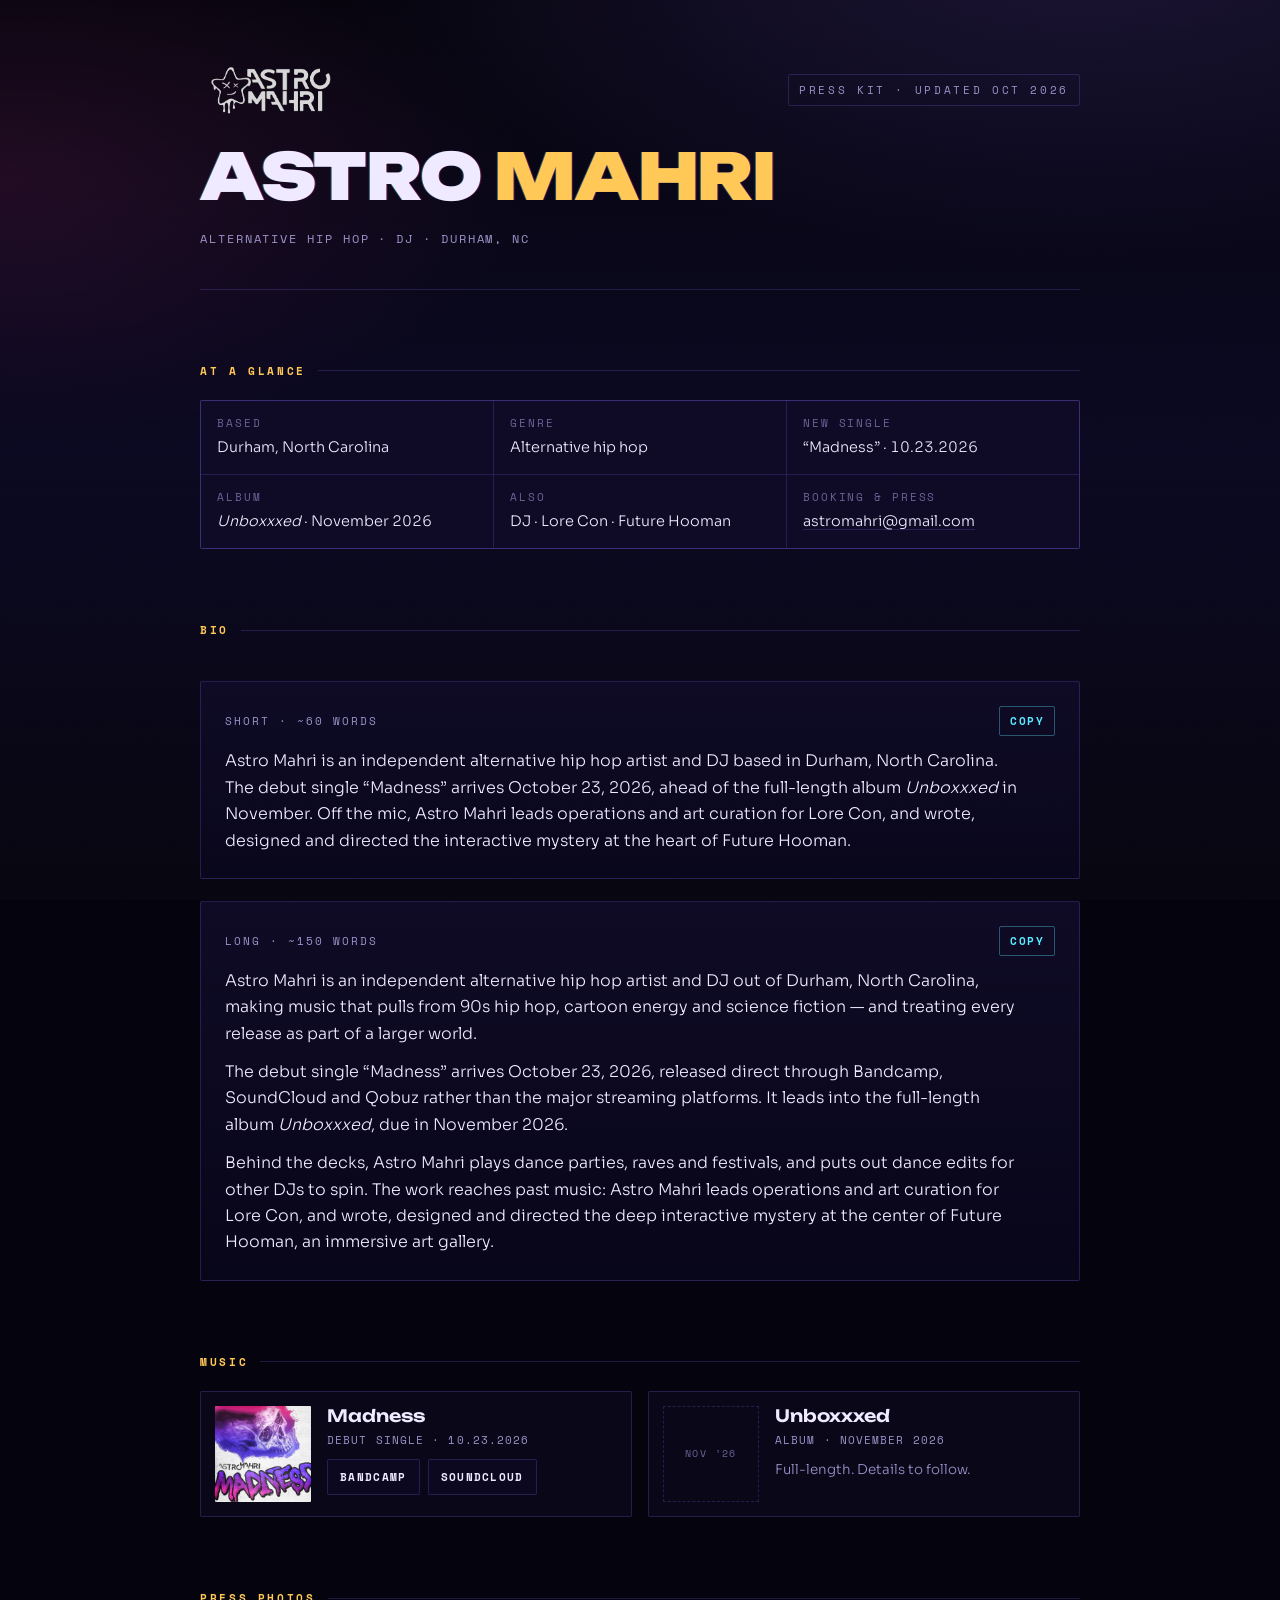
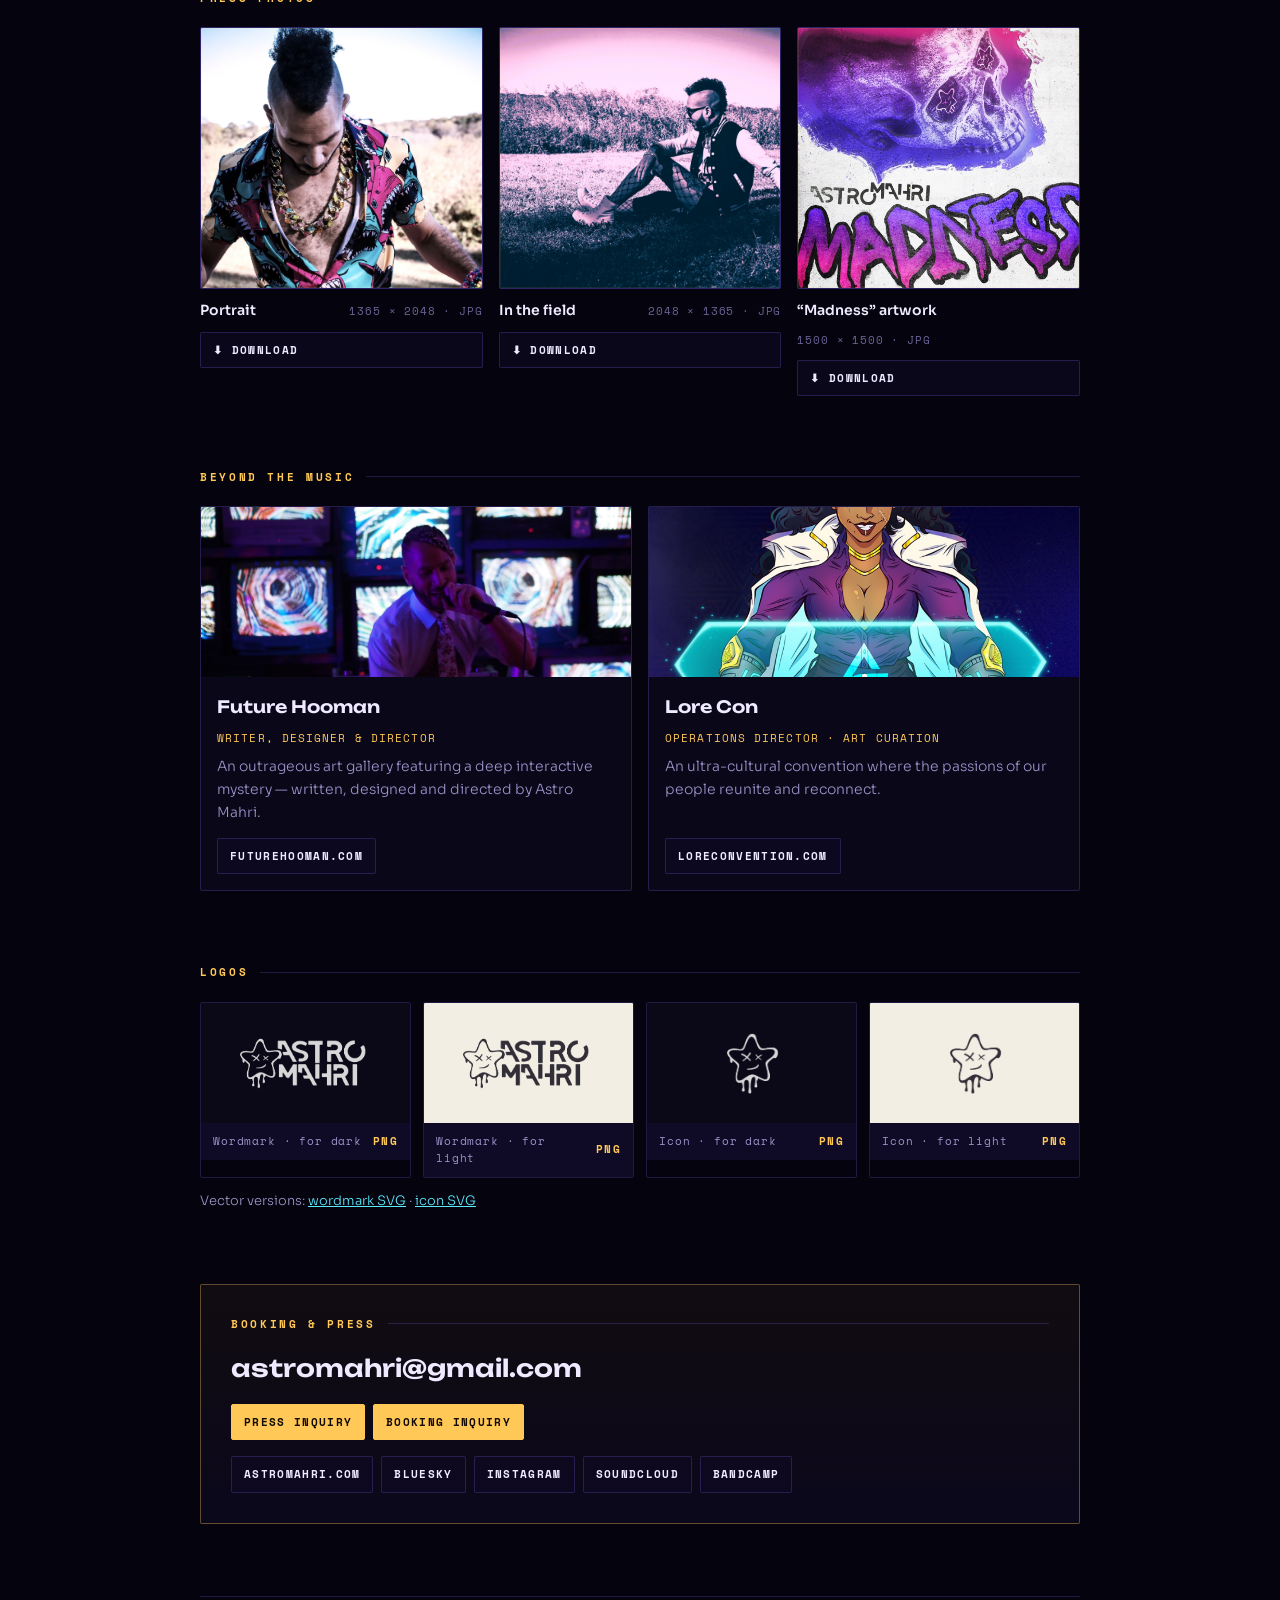
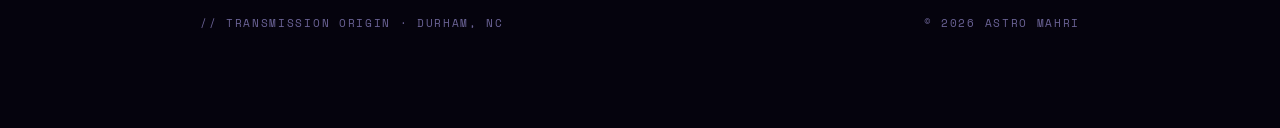
<file: press-kit/index.html>
<!DOCTYPE html>
<html lang="en">
<head>
<meta charset="UTF-8" />
<meta name="viewport" content="width=device-width, initial-scale=1.0" />
<title>ASTRO MAHRI // PRESS KIT</title>
<meta name="description" content="Press kit for Astro Mahri — bio, press photos, logos, music and contact." />
<meta name="robots" content="noindex, nofollow" />

<link rel="icon" type="image/svg+xml" href="/assets/branding/logo-icon.svg" />

<meta property="og:title" content="ASTRO MAHRI // Press Kit" />
<meta property="og:description" content="Bio, press photos, logos, music and booking contact." />
<meta property="og:type" content="website" />
<meta property="og:url" content="https://astromahri.com/press-kit/" />
<meta property="og:image" content="https://astromahri.com/assets/images/hero-portrait.jpg" />

<!--
================================================================
  ASTRO MAHRI - /press-kit   (digital press kit)

  UNLINKED ON PURPOSE. Nothing on the site points here, it is
  noindex, and it is not in sitemap.xml. It reaches people only
  when you send the link -- to press, or alongside a show.
  Do not add it to robots.txt either: a Disallow line would
  advertise the path and would not stop indexing anyway.

  SPIN UP A VERSION FOR ONE APPEARANCE
    1. Copy this folder:  press-kit/  ->  press-kit/<event-slug>/
    2. Uncomment the APPEARANCE block below and fill it in.
    3. Push. Live at astromahri.com/press-kit/<event-slug>/
  Every asset path is root-absolute (/assets/...), so a copy
  works at any folder depth without editing a single link.

  OPTIONAL SECTIONS (press quotes, selected appearances, stage &
  tech) are commented out until there is something true to put
  in them. An empty section reads worse to press than none.

  Self-contained like /connect and the 404: its own <style>,
  no shared CSS, nothing to break if the main stylesheet changes.
================================================================
-->

<link rel="preconnect" href="https://fonts.googleapis.com" />
<link rel="preconnect" href="https://fonts.gstatic.com" crossorigin />
<link href="https://fonts.googleapis.com/css2?family=Unbounded:wght@600;800;900&family=Space+Mono:wght@400;700&family=Sora:wght@300;400;600&display=swap" rel="stylesheet" />

<style>
:root{
  --void:#05030d; --deep:#0a0820; --panel:#0f0b26; --ink:#16113a;
  --gold:#ffc857; --magenta:#ff3d9a; --cyan:#5be9ff; --violet:#8a6bff;
  --text:#efeaff; --muted:#9a93c8; --faint:#6b6396;
  --line:rgba(138,107,255,.22);
  --display:'Unbounded', ui-sans-serif, system-ui, sans-serif;
  --mono:'Space Mono', ui-monospace, 'SFMono-Regular', Menlo, monospace;
  --body:'Sora', ui-sans-serif, system-ui, -apple-system, sans-serif;
}
*{margin:0;padding:0;box-sizing:border-box}
html{scroll-behavior:smooth}
body{
  background:var(--void);color:var(--text);font-family:var(--body);
  font-weight:300;line-height:1.65;-webkit-font-smoothing:antialiased;
  padding:clamp(24px,5vw,56px) clamp(16px,4.5vw,40px) clamp(56px,9vw,96px);
}
::selection{background:var(--magenta);color:#fff}
a{color:inherit}
a:focus-visible,button:focus-visible{outline:2px solid var(--gold);outline-offset:3px;border-radius:2px}

#space,#grain,#scanlines{position:fixed;inset:0;pointer-events:none}
#space{z-index:-3;background:
  radial-gradient(110% 70% at 85% -10%, rgba(138,107,255,.18), transparent 55%),
  radial-gradient(80% 55% at 0% 20%, rgba(255,61,154,.10), transparent 52%),
  linear-gradient(180deg,#05030d 0%, #0a0820 50%, #07050f 100%);}
#grain{z-index:-1;opacity:.11;mix-blend-mode:overlay;
  background-image:url("data:image/svg+xml,%3Csvg xmlns='http://www.w3.org/2000/svg' width='160' height='160'%3E%3Cfilter id='n'%3E%3CfeTurbulence type='fractalNoise' baseFrequency='0.9' numOctaves='2'/%3E%3C/filter%3E%3Crect width='100%25' height='100%25' filter='url(%23n)'/%3E%3C/svg%3E");}
#scanlines{z-index:-1;mix-blend-mode:overlay;
  background:repeating-linear-gradient(0deg, rgba(255,255,255,.02) 0 1px, transparent 1px 3px);}

.wrap{max-width:880px;margin:0 auto;display:flex;flex-direction:column;gap:clamp(44px,7vw,72px)}

/* ---------- shared ---------- */
.label{
  font-family:var(--mono);font-size:11px;font-weight:700;letter-spacing:.24em;
  text-transform:uppercase;color:var(--gold);
  display:flex;align-items:center;gap:12px;margin-bottom:20px;
}
.label::after{content:"";flex:1;height:1px;background:var(--line)}
h2{font-family:var(--display);font-weight:800;font-size:clamp(22px,3.4vw,32px);
   line-height:1.08;letter-spacing:-.01em;text-transform:uppercase;text-wrap:balance}
.lede{color:var(--muted);max-width:62ch}
.chip{
  display:inline-flex;align-items:center;gap:7px;
  font-family:var(--mono);font-size:11px;font-weight:700;letter-spacing:.12em;
  text-transform:uppercase;text-decoration:none;
  padding:8px 12px;border:1px solid var(--line);border-radius:2px;
  color:var(--text);background:rgba(15,11,38,.6);
  transition:border-color .18s,color .18s,background .18s;
}
.chip:hover{border-color:var(--gold);color:var(--gold)}
.chip.solid{background:var(--gold);color:#120b02;border-color:var(--gold)}
.chip.solid:hover{background:#ffd47a;color:#120b02}
.chips{display:flex;flex-wrap:wrap;gap:8px}

/* ---------- masthead ---------- */
.mast{display:flex;flex-direction:column;gap:22px;border-bottom:1px solid var(--line);padding-bottom:clamp(28px,4vw,40px)}
.mast-top{display:flex;justify-content:space-between;align-items:center;gap:16px;flex-wrap:wrap}
.wordmark{height:clamp(46px,7vw,68px);width:auto;display:block}
.wm-print{display:none}
.doc-tag{font-family:var(--mono);font-size:11px;letter-spacing:.24em;text-transform:uppercase;color:var(--muted);
  border:1px solid var(--line);padding:6px 10px;border-radius:2px}
.mast h1{
  font-family:var(--display);font-weight:900;font-size:clamp(34px,7vw,64px);
  line-height:.95;letter-spacing:-.02em;text-transform:uppercase;
  text-shadow:-1px 0 0 rgba(91,233,255,.35),1px 0 0 rgba(255,61,154,.35);
}
.mast h1 span{color:var(--gold)}
.mast .descriptor{font-family:var(--mono);font-size:12px;letter-spacing:.16em;text-transform:uppercase;color:var(--muted)}

.appearance{
  border:1px solid rgba(255,200,87,.4);border-left:3px solid var(--gold);
  background:rgba(255,200,87,.06);padding:14px 16px;border-radius:2px;
  font-family:var(--mono);font-size:12.5px;letter-spacing:.06em;color:var(--text);
}
.appearance b{color:var(--gold);font-weight:700}

/* ---------- facts ---------- */
.facts{display:grid;grid-template-columns:repeat(auto-fit,minmax(220px,1fr));
  gap:1px;background:var(--line);border:1px solid var(--line);border-radius:2px;overflow:hidden}
.fact{background:var(--panel);padding:14px 16px;display:flex;flex-direction:column;gap:4px}
.fact dt{font-family:var(--mono);font-size:10.5px;letter-spacing:.18em;text-transform:uppercase;color:var(--faint)}
.fact dd{font-size:14.5px;color:var(--text);font-variant-numeric:tabular-nums}
.fact dd a{text-decoration:underline;text-decoration-color:var(--line);text-underline-offset:3px}
.fact dd a:hover{text-decoration-color:var(--gold)}

/* ---------- bio ---------- */
.bio{display:flex;flex-direction:column;gap:22px}
.bio-block{background:linear-gradient(180deg,var(--panel),rgba(10,8,32,.7));
  border:1px solid var(--line);border-radius:2px;padding:clamp(16px,3vw,24px)}
.bio-head{display:flex;justify-content:space-between;align-items:center;gap:12px;margin-bottom:12px;flex-wrap:wrap}
.bio-head span{font-family:var(--mono);font-size:11px;letter-spacing:.18em;text-transform:uppercase;color:var(--muted)}
.bio-text p{max-width:66ch}
.bio-text p + p{margin-top:12px}
.copy-btn{
  display:none;font-family:var(--mono);font-size:10.5px;font-weight:700;letter-spacing:.14em;
  text-transform:uppercase;background:transparent;color:var(--cyan);
  border:1px solid rgba(91,233,255,.35);padding:6px 10px;border-radius:2px;cursor:pointer;
}
.js .copy-btn{display:inline-block}
.copy-btn:hover{background:rgba(91,233,255,.08)}

/* ---------- releases ---------- */
.releases{display:grid;grid-template-columns:repeat(auto-fit,minmax(260px,1fr));gap:16px}
.release{display:grid;grid-template-columns:96px 1fr;gap:16px;align-items:start;
  border:1px solid var(--line);border-radius:2px;padding:14px;background:rgba(15,11,38,.55)}
.release img{width:96px;height:96px;object-fit:cover;display:block;border-radius:1px}
.release .ph{width:96px;height:96px;display:grid;place-items:center;
  border:1px dashed var(--line);font-family:var(--mono);font-size:10px;letter-spacing:.14em;color:var(--faint);text-transform:uppercase}
.release h3{font-family:var(--display);font-weight:600;font-size:17px;line-height:1.15}
.release .meta{font-family:var(--mono);font-size:11px;letter-spacing:.1em;text-transform:uppercase;color:var(--muted);margin:5px 0 10px}

/* ---------- photos ---------- */
.photos{display:grid;grid-template-columns:repeat(auto-fit,minmax(220px,1fr));gap:16px}
.photo{display:flex;flex-direction:column;gap:10px}
.photo .frame{position:relative;border:1px solid var(--line);border-radius:2px;overflow:hidden;background:var(--ink)}
.photo .frame::after{content:"";position:absolute;inset:0;
  box-shadow:inset 0 0 0 1px rgba(255,200,87,.08);pointer-events:none}
.photo img{width:100%;height:260px;object-fit:cover;display:block}
.photo .cap{display:flex;justify-content:space-between;align-items:baseline;gap:10px;flex-wrap:wrap}
.photo .cap b{font-weight:600;font-size:14px}
.photo .cap span{font-family:var(--mono);font-size:10.5px;letter-spacing:.08em;color:var(--faint)}
.credit{font-family:var(--mono);font-size:10.5px;color:var(--faint);letter-spacing:.06em}

/* ---------- projects ---------- */
.projects{display:grid;grid-template-columns:repeat(auto-fit,minmax(280px,1fr));gap:16px}
.project{border:1px solid var(--line);border-radius:2px;overflow:hidden;background:rgba(15,11,38,.55);display:flex;flex-direction:column}
.project img{width:100%;height:170px;object-fit:cover;display:block}
.project-body{padding:16px;display:flex;flex-direction:column;gap:8px;flex:1}
.project h3{font-family:var(--display);font-weight:600;font-size:17px}
.project .role{font-family:var(--mono);font-size:11px;letter-spacing:.1em;text-transform:uppercase;color:var(--gold)}
.project p{color:var(--muted);font-size:14px}
.project .chips{margin-top:auto;padding-top:6px}

/* ---------- quotes / appearances (optional) ---------- */
.quotes{display:grid;gap:14px}
.quote{border-left:2px solid var(--magenta);padding:4px 0 4px 16px}
.quote p{font-size:16px}
.quote cite{display:block;margin-top:6px;font-style:normal;font-family:var(--mono);font-size:11px;letter-spacing:.1em;text-transform:uppercase;color:var(--muted)}
.list{list-style:none;display:grid;gap:1px;background:var(--line);border:1px solid var(--line);border-radius:2px;overflow:hidden}
.list li{background:var(--panel);padding:12px 16px;display:flex;justify-content:space-between;gap:12px;flex-wrap:wrap}
.list li span{font-family:var(--mono);font-size:11.5px;color:var(--muted);font-variant-numeric:tabular-nums}

/* ---------- logos ---------- */
.logos{display:grid;grid-template-columns:repeat(auto-fit,minmax(190px,1fr));gap:12px}
.logo{border:1px solid var(--line);border-radius:2px;overflow:hidden;display:flex;flex-direction:column}
.swatch{height:120px;display:grid;place-items:center;padding:18px}
.swatch.on-dark{background:#0b0818}
.swatch.on-light{background:#f2eee4}
.swatch img{max-height:72px;max-width:100%;width:auto;display:block}
.logo-foot{display:flex;justify-content:space-between;align-items:center;gap:8px;padding:10px 12px;background:var(--panel)}
.logo-foot span{font-family:var(--mono);font-size:10.5px;letter-spacing:.08em;color:var(--muted)}
.logo-foot a{font-family:var(--mono);font-size:10.5px;font-weight:700;letter-spacing:.12em;text-transform:uppercase;color:var(--gold);text-decoration:none}
.logo-foot a:hover{text-decoration:underline;text-underline-offset:3px}
.vector-note{margin-top:12px;font-size:13px;color:var(--muted)}
.vector-note a{color:var(--cyan)}

/* ---------- contact ---------- */
.contact{border:1px solid rgba(255,200,87,.35);border-radius:2px;padding:clamp(20px,4vw,30px);
  background:linear-gradient(180deg,rgba(255,200,87,.05),rgba(15,11,38,.6));display:flex;flex-direction:column;gap:16px}
.contact .email{font-family:var(--display);font-weight:600;font-size:clamp(17px,3vw,24px);word-break:break-all;color:var(--text);text-decoration:none}
.contact .email:hover{color:var(--gold)}

footer{border-top:1px solid var(--line);padding-top:18px;display:flex;justify-content:space-between;gap:12px;flex-wrap:wrap;
  font-family:var(--mono);font-size:10.5px;letter-spacing:.16em;text-transform:uppercase;color:var(--faint)}

.toast{position:fixed;left:50%;bottom:22px;transform:translateX(-50%) translateY(20px);opacity:0;
  font-family:var(--mono);font-size:11px;letter-spacing:.14em;text-transform:uppercase;
  background:var(--cyan);color:#05030d;padding:9px 14px;border-radius:2px;transition:opacity .2s,transform .2s;pointer-events:none}
.toast.show{opacity:1;transform:translateX(-50%) translateY(0)}

@media (max-width:560px){
  .release{grid-template-columns:72px 1fr}
  .release img,.release .ph{width:72px;height:72px}
  .photo img{height:220px}
}
@media (prefers-reduced-motion:reduce){*{transition:none!important;scroll-behavior:auto!important}}

/* ---------- print: press often saves this as a PDF ---------- */
@media print{
  :root{--text:#111;--muted:#444;--faint:#666;--line:#ccc;--panel:#fff;--gold:#7a5a00}
  body{background:#fff;color:#111;padding:0}
  #space,#grain,#scanlines,.copy-btn,.toast,.chip.solid{display:none!important}
  /* Swap to the real dark wordmark: inverting a coloured PNG shifts its hues. */
  .wm-screen{display:none!important}
  .wm-print{display:block!important}
  .mast h1{text-shadow:none}
  .fact,.bio-block,.release,.project,.list li,.logo-foot,.contact{background:#fff!important}
  .photo img{height:180px}
  section{break-inside:avoid}
  a[href^="http"]::after{content:" (" attr(href) ")";font-size:9px;color:#666;word-break:break-all}
}
</style>
</head>
<body>

<div id="space" aria-hidden="true"></div>
<div id="grain" aria-hidden="true"></div>
<div id="scanlines" aria-hidden="true"></div>

<main class="wrap">

  <!-- ============ MASTHEAD ============ -->
  <header class="mast">
    <div class="mast-top">
      <img class="wordmark wm-screen" src="/assets/press/astro-mahri-wordmark-light.png" alt="Astro Mahri" width="3489" height="1616" />
      <img class="wordmark wm-print" src="/assets/press/astro-mahri-wordmark-dark.png" alt="" width="3489" height="1616" />
      <span class="doc-tag">Press kit &middot; Updated Oct 2026</span>
    </div>

    <!-- APPEARANCE — uncomment and fill when sharing this kit for a specific show or appearance:
    <div class="appearance">Prepared for <b>EVENT NAME</b> &middot; <b>DATE</b> &middot; <b>VENUE, CITY</b></div>
    -->

    <h1>Astro <span>Mahri</span></h1>
    <p class="descriptor">Alternative hip hop &middot; DJ &middot; Durham, NC</p>
  </header>

  <!-- ============ AT A GLANCE ============ -->
  <section aria-labelledby="glance-h">
    <div class="label" id="glance-h">At a glance</div>
    <dl class="facts">
      <div class="fact"><dt>Based</dt><dd>Durham, North Carolina</dd></div>
      <div class="fact"><dt>Genre</dt><dd>Alternative hip hop</dd></div>
      <div class="fact"><dt>New single</dt><dd>&ldquo;Madness&rdquo; &middot; 10.23.2026</dd></div>
      <div class="fact"><dt>Album</dt><dd><i>Unboxxxed</i> &middot; November 2026</dd></div>
      <div class="fact"><dt>Also</dt><dd>DJ &middot; Lore Con &middot; Future Hooman</dd></div>
      <div class="fact"><dt>Booking &amp; press</dt><dd><a href="mailto:astromahri@gmail.com">astromahri@gmail.com</a></dd></div>
      <!-- PRONOUNS — press uses these in copy; uncomment and fill:
      <div class="fact"><dt>Pronouns</dt><dd>PRONOUNS</dd></div>
      -->
    </dl>
  </section>

  <!-- ============ BIO ============ -->
  <section class="bio" aria-labelledby="bio-h">
    <div class="label" id="bio-h">Bio</div>

    <div class="bio-block">
      <div class="bio-head">
        <span>Short &middot; ~60 words</span>
        <button class="copy-btn" type="button" data-copy="bio-short">Copy</button>
      </div>
      <div class="bio-text" id="bio-short">
        <p>Astro Mahri is an independent alternative hip hop artist and DJ based in Durham, North Carolina. The debut single &ldquo;Madness&rdquo; arrives October 23, 2026, ahead of the full-length album <i>Unboxxxed</i> in November. Off the mic, Astro Mahri leads operations and art curation for Lore Con, and wrote, designed and directed the interactive mystery at the heart of Future Hooman.</p>
      </div>
    </div>

    <div class="bio-block">
      <div class="bio-head">
        <span>Long &middot; ~150 words</span>
        <button class="copy-btn" type="button" data-copy="bio-long">Copy</button>
      </div>
      <div class="bio-text" id="bio-long">
        <p>Astro Mahri is an independent alternative hip hop artist and DJ out of Durham, North Carolina, making music that pulls from 90s hip hop, cartoon energy and science fiction &mdash; and treating every release as part of a larger world.</p>
        <p>The debut single &ldquo;Madness&rdquo; arrives October 23, 2026, released direct through Bandcamp, SoundCloud and Qobuz rather than the major streaming platforms. It leads into the full-length album <i>Unboxxxed</i>, due in November 2026.</p>
        <p>Behind the decks, Astro Mahri plays dance parties, raves and festivals, and puts out dance edits for other DJs to spin. The work reaches past music: Astro Mahri leads operations and art curation for Lore Con, and wrote, designed and directed the deep interactive mystery at the center of Future Hooman, an immersive art gallery.</p>
      </div>
    </div>
  </section>

  <!-- ============ MUSIC ============ -->
  <section aria-labelledby="music-h">
    <div class="label" id="music-h">Music</div>
    <div class="releases">
      <article class="release">
        <img src="/assets/images/cover-art.jpg" alt="Madness single cover art: magenta cloud burst on a starfield" width="1500" height="1500" loading="lazy" />
        <div>
          <h3>Madness</h3>
          <div class="meta">Debut single &middot; 10.23.2026</div>
          <div class="chips">
            <a class="chip" href="https://astromahri.bandcamp.com/" target="_blank" rel="noopener">Bandcamp</a>
            <a class="chip" href="https://soundcloud.com/astromahri" target="_blank" rel="noopener">SoundCloud</a>
            <!-- On release day, add the Qobuz release page:
            <a class="chip" href="QOBUZ_URL" target="_blank" rel="noopener">Qobuz</a>
            -->
          </div>
        </div>
      </article>
      <article class="release">
        <div class="ph" aria-hidden="true">Nov &rsquo;26</div>
        <div>
          <h3>Unboxxxed</h3>
          <div class="meta">Album &middot; November 2026</div>
          <p class="lede" style="font-size:13.5px">Full-length. Details to follow.</p>
        </div>
      </article>
    </div>
  </section>

  <!-- ============ PRESS PHOTOS ============ -->
  <section aria-labelledby="photos-h">
    <div class="label" id="photos-h">Press photos</div>
    <div class="photos">
      <figure class="photo">
        <div class="frame"><img src="/assets/images/hero-portrait.jpg" alt="Astro Mahri in a shark print shirt and gold chains, looking down" width="1365" height="2048" loading="lazy" style="object-position:center 12%" /></div>
        <figcaption class="cap"><b>Portrait</b><span>1365 &times; 2048 &middot; JPG</span></figcaption>
        <a class="chip" href="/assets/images/hero-portrait.jpg" download="astro-mahri-portrait.jpg">&#11015; Download</a>
        <!-- <span class="credit">Photo: PHOTOGRAPHER NAME</span> -->
      </figure>
      <figure class="photo">
        <div class="frame"><img src="/assets/images/performance.jpg" alt="Astro Mahri seated in a field in a varsity jacket, graded magenta and purple" width="2048" height="1365" loading="lazy" /></div>
        <figcaption class="cap"><b>In the field</b><span>2048 &times; 1365 &middot; JPG</span></figcaption>
        <a class="chip" href="/assets/images/performance.jpg" download="astro-mahri-field.jpg">&#11015; Download</a>
        <!-- <span class="credit">Photo: PHOTOGRAPHER NAME</span> -->
      </figure>
      <figure class="photo">
        <div class="frame"><img src="/assets/images/cover-art.jpg" alt="Madness cover art" width="1500" height="1500" loading="lazy" /></div>
        <figcaption class="cap"><b>&ldquo;Madness&rdquo; artwork</b><span>1500 &times; 1500 &middot; JPG</span></figcaption>
        <a class="chip" href="/assets/images/cover-art.jpg" download="astro-mahri-madness-cover.jpg">&#11015; Download</a>
        <!-- <span class="credit">Artwork: ARTIST NAME</span> -->
      </figure>
    </div>
  </section>

  <!-- ============ PROJECTS ============ -->
  <section aria-labelledby="proj-h">
    <div class="label" id="proj-h">Beyond the music</div>
    <div class="projects">
      <article class="project">
        <img src="/assets/images/future-hooman.jpg" alt="Astro Mahri at a microphone in front of a wall of CRT monitors" width="1920" height="1080" loading="lazy" />
        <div class="project-body">
          <h3>Future Hooman</h3>
          <div class="role">Writer, designer &amp; director</div>
          <p>An outrageous art gallery featuring a deep interactive mystery &mdash; written, designed and directed by Astro Mahri.</p>
          <div class="chips"><a class="chip" href="https://www.futurehooman.com/" target="_blank" rel="noopener">futurehooman.com</a></div>
        </div>
      </article>
      <article class="project">
        <img src="/assets/images/lore-con.jpg" alt="Lore Con character art and wordmark on a dark violet backdrop" width="1500" height="1500" loading="lazy" />
        <div class="project-body">
          <h3>Lore Con</h3>
          <div class="role">Operations director &middot; art curation</div>
          <p>An ultra-cultural convention where the passions of our people reunite and reconnect.</p>
          <div class="chips"><a class="chip" href="https://loreconvention.com/" target="_blank" rel="noopener">loreconvention.com</a></div>
        </div>
      </article>
    </div>
  </section>

  <!-- ============ PRESS QUOTES (optional) ============
  <section aria-labelledby="quotes-h">
    <div class="label" id="quotes-h">Press</div>
    <div class="quotes">
      <blockquote class="quote">
        <p>&ldquo;QUOTE.&rdquo;</p>
        <cite>Publication &middot; Writer</cite>
      </blockquote>
    </div>
  </section>
  -->

  <!-- ============ SELECTED APPEARANCES (optional) ============
  <section aria-labelledby="shows-h">
    <div class="label" id="shows-h">Selected appearances</div>
    <ul class="list">
      <li><b>EVENT</b><span>VENUE, CITY &middot; YEAR</span></li>
    </ul>
  </section>
  -->

  <!-- ============ STAGE & TECH (optional — useful for a show) ============
  <section aria-labelledby="tech-h">
    <div class="label" id="tech-h">Stage &amp; tech</div>
    <ul class="list">
      <li><b>Set length</b><span>MINUTES</span></li>
      <li><b>DJ setup</b><span>e.g. 2x CDJ + mixer</span></li>
      <li><b>Mics</b><span>e.g. 1x wireless vocal</span></li>
    </ul>
  </section>
  -->

  <!-- ============ LOGOS ============ -->
  <section aria-labelledby="logos-h">
    <div class="label" id="logos-h">Logos</div>
    <div class="logos">
      <figure class="logo">
        <div class="swatch on-dark"><img src="/assets/press/astro-mahri-wordmark-light.png" alt="Wordmark, light version" width="3489" height="1616" loading="lazy" /></div>
        <figcaption class="logo-foot"><span>Wordmark &middot; for dark</span><a href="/assets/press/astro-mahri-wordmark-light.png" download>PNG</a></figcaption>
      </figure>
      <figure class="logo">
        <div class="swatch on-light"><img src="/assets/press/astro-mahri-wordmark-dark.png" alt="Wordmark, dark version" width="3489" height="1616" loading="lazy" /></div>
        <figcaption class="logo-foot"><span>Wordmark &middot; for light</span><a href="/assets/press/astro-mahri-wordmark-dark.png" download>PNG</a></figcaption>
      </figure>
      <figure class="logo">
        <div class="swatch on-dark"><img src="/assets/press/astro-mahri-icon-light.png" alt="Icon, light version" width="1335" height="1335" loading="lazy" /></div>
        <figcaption class="logo-foot"><span>Icon &middot; for dark</span><a href="/assets/press/astro-mahri-icon-light.png" download>PNG</a></figcaption>
      </figure>
      <figure class="logo">
        <div class="swatch on-light"><img src="/assets/press/astro-mahri-icon-dark.png" alt="Icon, dark version" width="1335" height="1335" loading="lazy" /></div>
        <figcaption class="logo-foot"><span>Icon &middot; for light</span><a href="/assets/press/astro-mahri-icon-dark.png" download>PNG</a></figcaption>
      </figure>
    </div>
    <p class="vector-note">Vector versions: <a href="/assets/branding/logo-text.svg" download="astro-mahri-wordmark.svg">wordmark SVG</a> &middot; <a href="/assets/branding/logo-icon.svg" download="astro-mahri-icon.svg">icon SVG</a></p>
  </section>

  <!-- ============ CONTACT ============ -->
  <section class="contact" aria-labelledby="contact-h">
    <div class="label" id="contact-h" style="margin-bottom:0">Booking &amp; press</div>
    <a class="email" href="mailto:astromahri@gmail.com">astromahri@gmail.com</a>
    <div class="chips">
      <a class="chip solid" href="mailto:astromahri@gmail.com?subject=Press%20inquiry%20%E2%80%94%20Astro%20Mahri">Press inquiry</a>
      <a class="chip solid" href="mailto:astromahri@gmail.com?subject=Booking%20inquiry%20%E2%80%94%20Astro%20Mahri">Booking inquiry</a>
    </div>
    <div class="chips">
      <a class="chip" href="https://astromahri.com/" target="_blank" rel="noopener">astromahri.com</a>
      <a class="chip" href="https://bsky.app/profile/astromahri.space" target="_blank" rel="noopener">Bluesky</a>
      <a class="chip" href="https://www.instagram.com/astromahri/" target="_blank" rel="noopener">Instagram</a>
      <a class="chip" href="https://soundcloud.com/astromahri" target="_blank" rel="noopener">SoundCloud</a>
      <a class="chip" href="https://astromahri.bandcamp.com/" target="_blank" rel="noopener">Bandcamp</a>
    </div>
  </section>

  <footer>
    <span>// Transmission Origin &middot; Durham, NC</span>
    <span>&copy; 2026 Astro Mahri</span>
  </footer>

</main>

<div class="toast" id="toast" role="status" aria-live="polite"></div>

<script>
(function () {
  // Copy buttons are progressive: hidden without JS, shown with it.
  document.documentElement.classList.add('js');
  var toast = document.getElementById('toast'), t;
  function say(msg) {
    toast.textContent = msg; toast.classList.add('show');
    clearTimeout(t); t = setTimeout(function () { toast.classList.remove('show'); }, 1800);
  }
  Array.prototype.forEach.call(document.querySelectorAll('[data-copy]'), function (btn) {
    btn.addEventListener('click', function () {
      var el = document.getElementById(btn.getAttribute('data-copy'));
      // Paragraphs separated by a blank line, so it pastes cleanly into a doc or email.
      var text = Array.prototype.map.call(el.querySelectorAll('p'), function (p) {
        return p.textContent.replace(/\s+/g, ' ').trim();
      }).join('\n\n');
      if (navigator.clipboard && navigator.clipboard.writeText) {
        navigator.clipboard.writeText(text).then(function () { say('Bio copied'); }, function () { select(el); });
      } else { select(el); }
    });
  });
  function select(el) {
    var r = document.createRange(); r.selectNodeContents(el);
    var s = window.getSelection(); s.removeAllRanges(); s.addRange(r);
    say('Selected — press Ctrl/Cmd+C');
  }
})();
</script>
</body>
</html>
</file>
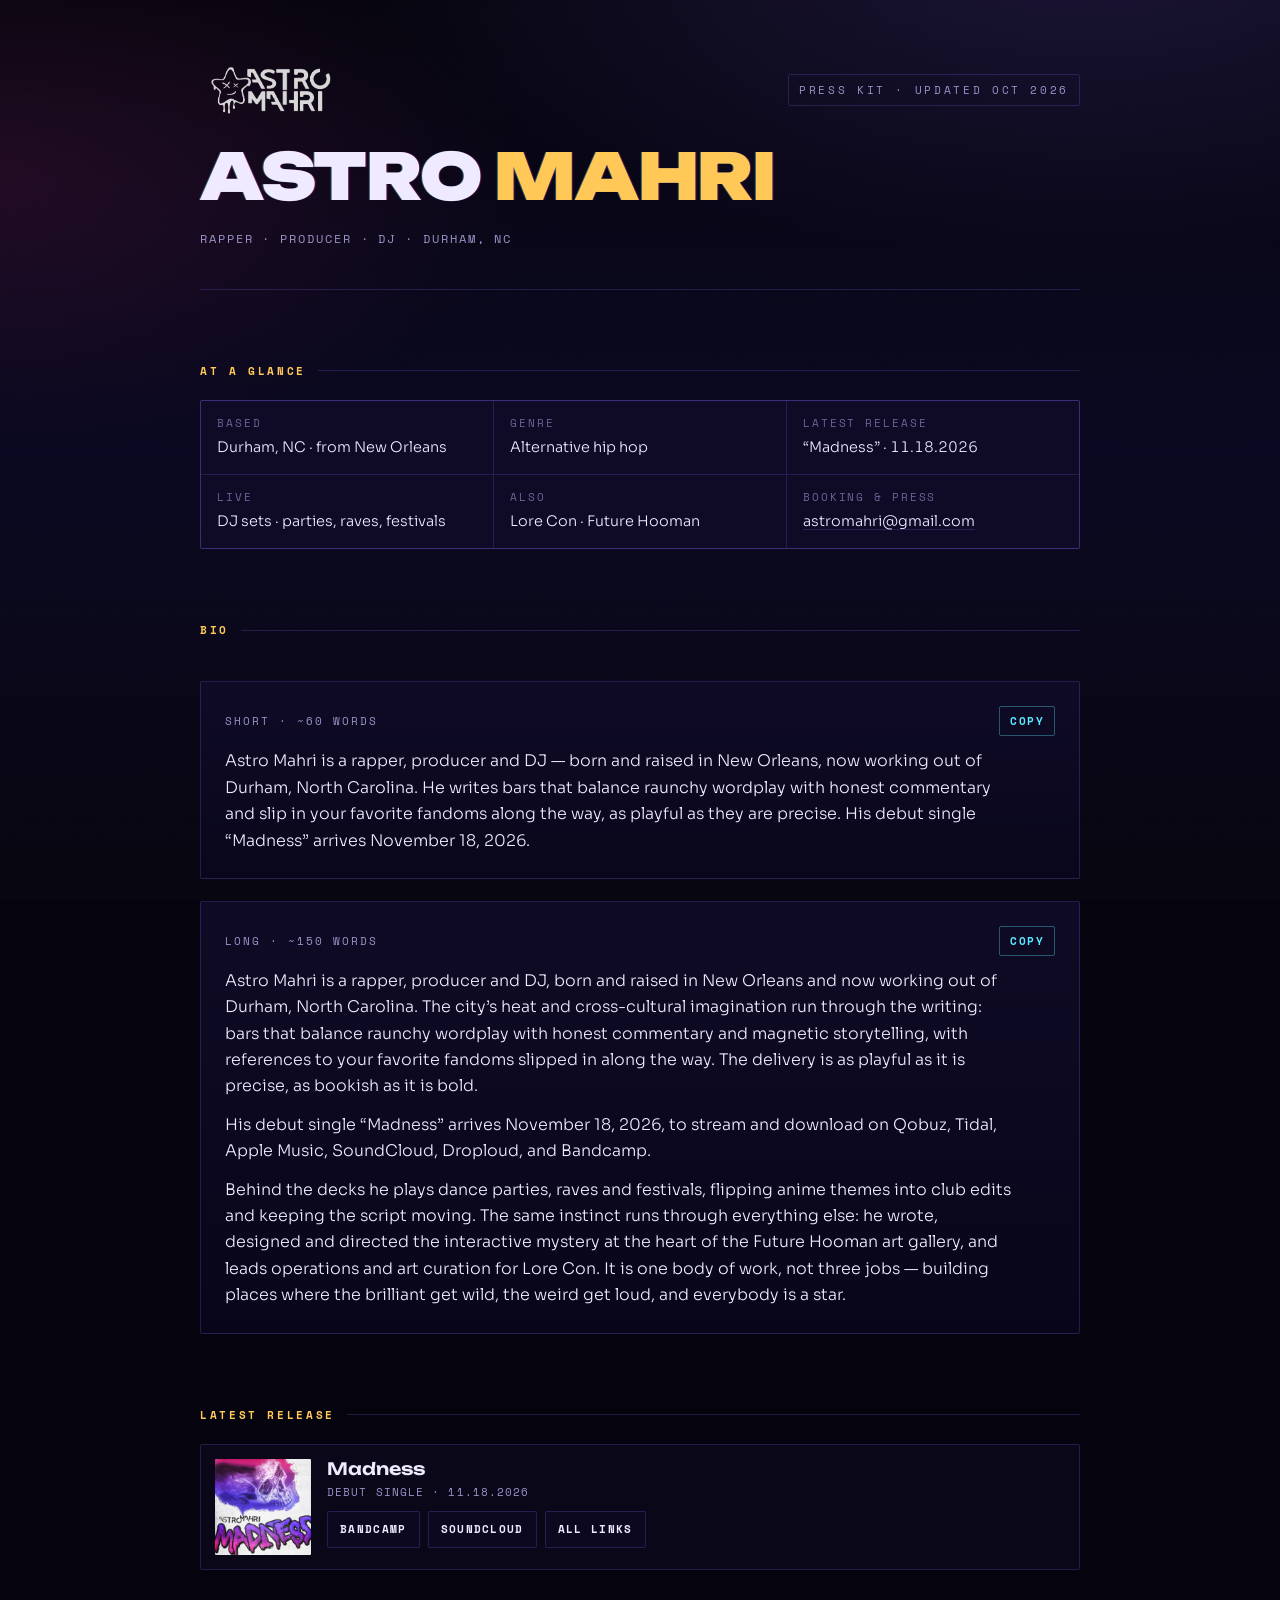
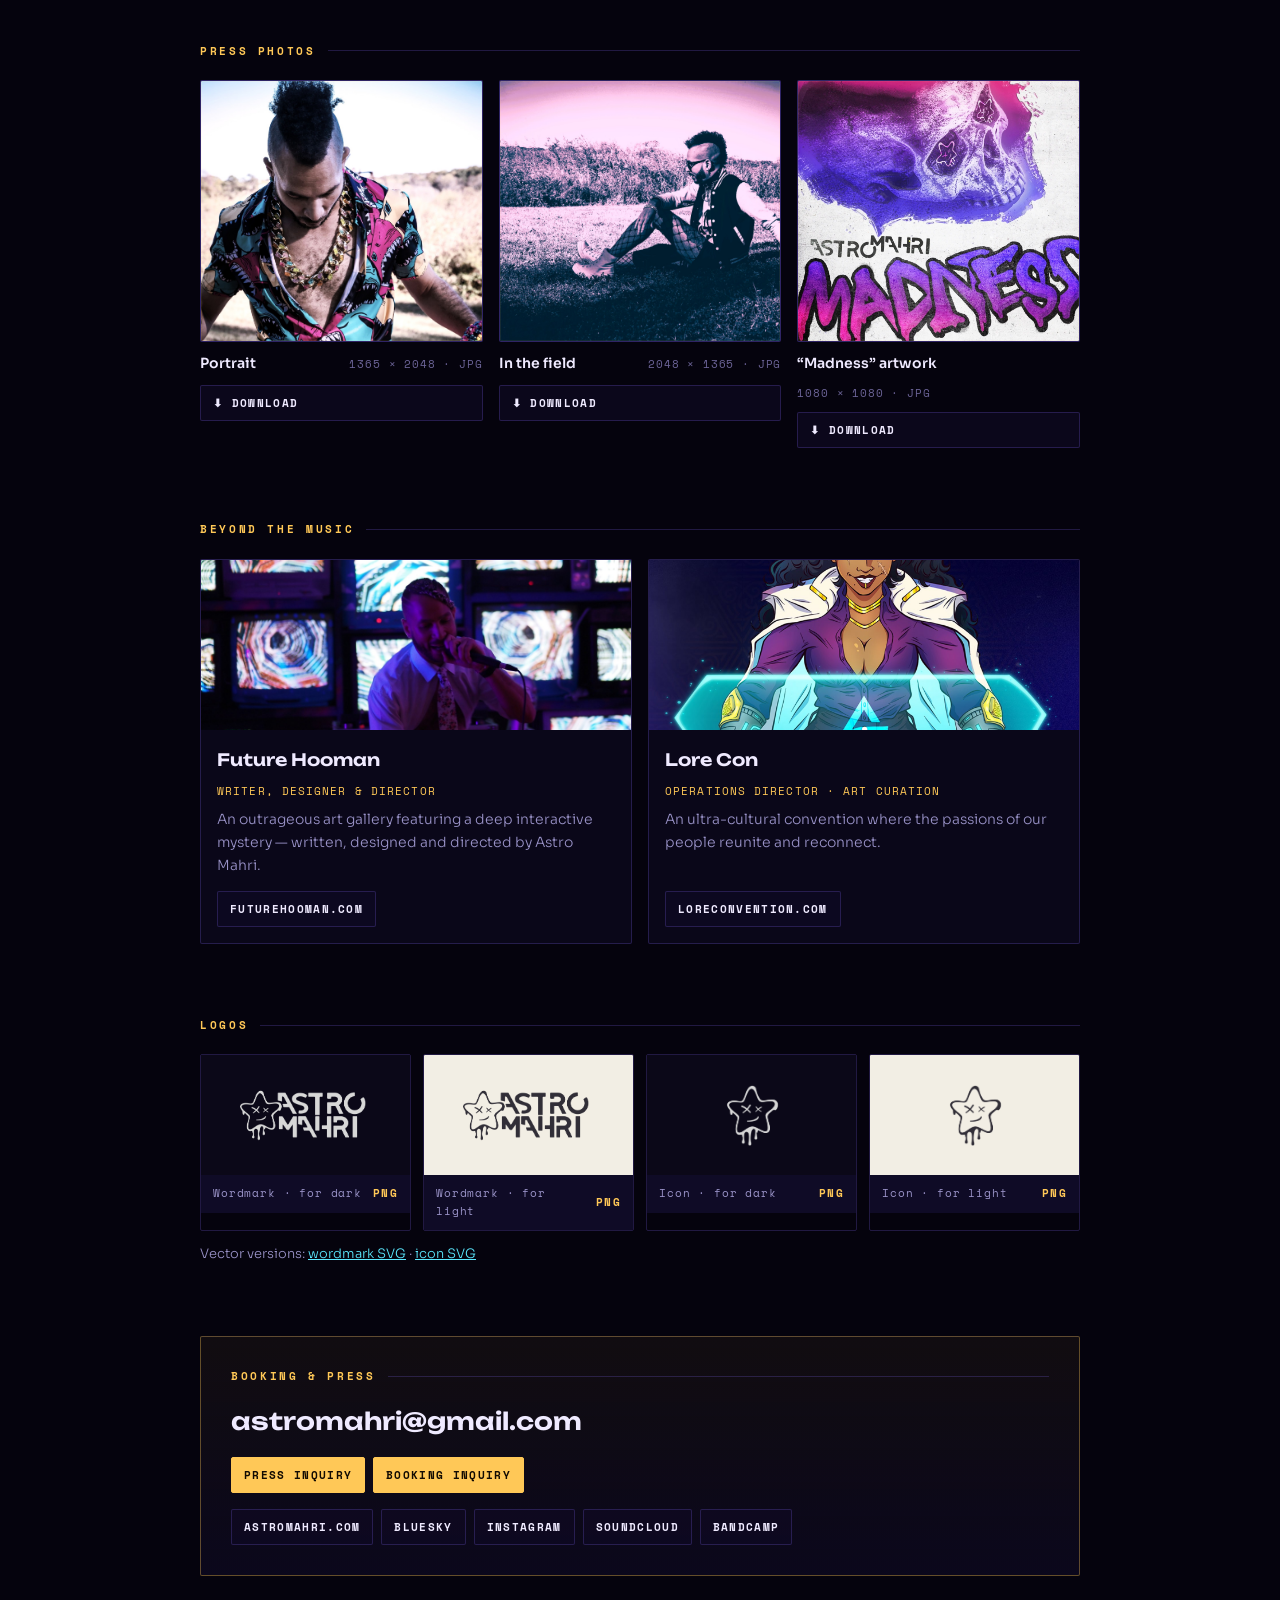
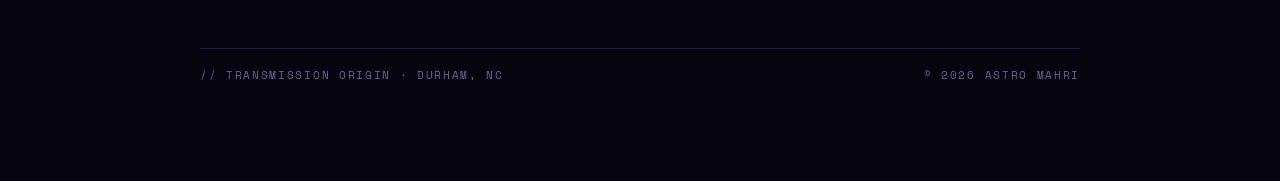
<file: press/index.html>
<!DOCTYPE html>
<html lang="en">
<head>
<meta charset="UTF-8" />
<meta name="viewport" content="width=device-width, initial-scale=1.0" />
<title>ASTRO MAHRI // PRESS KIT</title>
<meta name="description" content="Press kit for Astro Mahri — bio, press photos, logos, music and contact." />
<meta name="robots" content="noindex, nofollow" />

<!-- Tab icon and app icon are separate files. Bump ?v= (here and in
     site.webmanifest) whenever an icon changes; browsers cache these hard. -->
<link rel="icon" href="/favicon.ico" sizes="32x32" />
<link rel="icon" type="image/svg+xml" href="/assets/icons/favicon.svg?v=2026-10-21" />
<link rel="apple-touch-icon" href="/assets/icons/apple-touch-icon.png?v=2026-10-21" />
<link rel="manifest" href="/site.webmanifest" />
<meta name="theme-color" content="#0a0820" />
<meta name="apple-mobile-web-app-title" content="Astro Mahri" />

<meta property="og:title" content="ASTRO MAHRI // Press Kit" />
<meta property="og:description" content="Bio, press photos, logos, music and booking contact." />
<meta property="og:type" content="website" />
<meta property="og:url" content="https://astromahri.com/press/" />
<meta property="og:image" content="https://astromahri.com/assets/images/hero-portrait.jpg" />

<!--
================================================================
  ASTRO MAHRI - /press   (digital press kit)

  UNLINKED ON PURPOSE. Nothing on the site points here, it is
  noindex, and it is not in sitemap.xml. It reaches people only
  when you send the link -- to press, or alongside a show.
  Do not add it to robots.txt either: a Disallow line would
  advertise the path and would not stop indexing anyway.

  SPIN UP A VERSION FOR ONE APPEARANCE
    1. Copy this folder:  press/  ->  press/<event-slug>/
    2. Uncomment the APPEARANCE block below and fill it in.
    3. Push. Live at astromahri.com/press/<event-slug>/
  Every asset path is root-absolute (/assets/...), so a copy
  works at any folder depth without editing a single link.

  OPTIONAL SECTIONS (press quotes, selected appearances, stage &
  tech) are commented out until there is something true to put
  in them. An empty section reads worse to press than none.

  Self-contained like /connect and the 404: its own <style>,
  no shared CSS, nothing to break if the main stylesheet changes.
================================================================
-->

<link rel="preconnect" href="https://fonts.googleapis.com" />
<link rel="preconnect" href="https://fonts.gstatic.com" crossorigin />
<link href="https://fonts.googleapis.com/css2?family=Unbounded:wght@600;800;900&family=Space+Mono:wght@400;700&family=Sora:wght@300;400;600&display=swap" rel="stylesheet" />

<style>
:root{
  --void:#05030d; --deep:#0a0820; --panel:#0f0b26; --ink:#16113a;
  --gold:#ffc857; --magenta:#ff3d9a; --cyan:#5be9ff; --violet:#8a6bff;
  --text:#efeaff; --muted:#9a93c8; --faint:#6b6396;
  --line:rgba(138,107,255,.22);
  --display:'Unbounded', ui-sans-serif, system-ui, sans-serif;
  --mono:'Space Mono', ui-monospace, 'SFMono-Regular', Menlo, monospace;
  --body:'Sora', ui-sans-serif, system-ui, -apple-system, sans-serif;
}
*{margin:0;padding:0;box-sizing:border-box}
html{scroll-behavior:smooth}
body{
  background:var(--void);color:var(--text);font-family:var(--body);
  font-weight:300;line-height:1.65;-webkit-font-smoothing:antialiased;
  padding:clamp(24px,5vw,56px) clamp(16px,4.5vw,40px) clamp(56px,9vw,96px);
}
::selection{background:var(--magenta);color:#fff}
a{color:inherit}
a:focus-visible,button:focus-visible{outline:2px solid var(--gold);outline-offset:3px;border-radius:2px}

#space,#grain,#scanlines{position:fixed;inset:0;pointer-events:none}
#space{z-index:-3;background:
  radial-gradient(110% 70% at 85% -10%, rgba(138,107,255,.18), transparent 55%),
  radial-gradient(80% 55% at 0% 20%, rgba(255,61,154,.10), transparent 52%),
  linear-gradient(180deg,#05030d 0%, #0a0820 50%, #07050f 100%);}
#grain{z-index:-1;opacity:.11;mix-blend-mode:overlay;
  background-image:url("data:image/svg+xml,%3Csvg xmlns='http://www.w3.org/2000/svg' width='160' height='160'%3E%3Cfilter id='n'%3E%3CfeTurbulence type='fractalNoise' baseFrequency='0.9' numOctaves='2'/%3E%3C/filter%3E%3Crect width='100%25' height='100%25' filter='url(%23n)'/%3E%3C/svg%3E");}
#scanlines{z-index:-1;mix-blend-mode:overlay;
  background:repeating-linear-gradient(0deg, rgba(255,255,255,.02) 0 1px, transparent 1px 3px);}

.wrap{max-width:880px;margin:0 auto;display:flex;flex-direction:column;gap:clamp(44px,7vw,72px)}

/* ---------- shared ---------- */
.label{
  font-family:var(--mono);font-size:11px;font-weight:700;letter-spacing:.24em;
  text-transform:uppercase;color:var(--gold);
  display:flex;align-items:center;gap:12px;margin-bottom:20px;line-height:inherit;
}
.label::after{content:"";flex:1;height:1px;background:var(--line)}
h2{font-family:var(--display);font-weight:800;font-size:clamp(22px,3.4vw,32px);
   line-height:1.08;letter-spacing:-.01em;text-transform:uppercase;text-wrap:balance}
.lede{color:var(--muted);max-width:62ch}
.chip{
  display:inline-flex;align-items:center;gap:7px;
  font-family:var(--mono);font-size:11px;font-weight:700;letter-spacing:.12em;
  text-transform:uppercase;text-decoration:none;
  padding:8px 12px;border:1px solid var(--line);border-radius:2px;
  color:var(--text);background:rgba(15,11,38,.6);
  transition:border-color .18s,color .18s,background .18s;
}
.chip:hover{border-color:var(--gold);color:var(--gold)}
.chip.solid{background:var(--gold);color:#120b02;border-color:var(--gold)}
.chip.solid:hover{background:#ffd47a;color:#120b02}
.chips{display:flex;flex-wrap:wrap;gap:8px}

/* ---------- masthead ---------- */
.mast{display:flex;flex-direction:column;gap:22px;border-bottom:1px solid var(--line);padding-bottom:clamp(28px,4vw,40px)}
.mast-top{display:flex;justify-content:space-between;align-items:center;gap:16px;flex-wrap:wrap}
.wordmark{height:clamp(46px,7vw,68px);width:auto;display:block}
.wm-print{display:none}
.doc-tag{font-family:var(--mono);font-size:11px;letter-spacing:.24em;text-transform:uppercase;color:var(--muted);
  border:1px solid var(--line);padding:6px 10px;border-radius:2px}
.mast h1{
  font-family:var(--display);font-weight:900;font-size:clamp(34px,7vw,64px);
  line-height:.95;letter-spacing:-.02em;text-transform:uppercase;
  text-shadow:-1px 0 0 rgba(91,233,255,.35),1px 0 0 rgba(255,61,154,.35);
}
.mast h1 span{color:var(--gold)}
.mast .descriptor{font-family:var(--mono);font-size:12px;letter-spacing:.16em;text-transform:uppercase;color:var(--muted)}

.appearance{
  border:1px solid rgba(255,200,87,.4);border-left:3px solid var(--gold);
  background:rgba(255,200,87,.06);padding:14px 16px;border-radius:2px;
  font-family:var(--mono);font-size:12.5px;letter-spacing:.06em;color:var(--text);
}
.appearance b{color:var(--gold);font-weight:700}

/* ---------- facts ---------- */
.facts{display:grid;grid-template-columns:repeat(auto-fit,minmax(220px,1fr));
  gap:1px;background:var(--line);border:1px solid var(--line);border-radius:2px;overflow:hidden}
.fact{background:var(--panel);padding:14px 16px;display:flex;flex-direction:column;gap:4px}
.fact dt{font-family:var(--mono);font-size:10.5px;letter-spacing:.18em;text-transform:uppercase;color:var(--faint)}
.fact dd{font-size:14.5px;color:var(--text);font-variant-numeric:tabular-nums}
.fact dd a{text-decoration:underline;text-decoration-color:var(--line);text-underline-offset:3px}
.fact dd a:hover{text-decoration-color:var(--gold)}

/* ---------- bio ---------- */
.bio{display:flex;flex-direction:column;gap:22px}
.bio-block{background:linear-gradient(180deg,var(--panel),rgba(10,8,32,.7));
  border:1px solid var(--line);border-radius:2px;padding:clamp(16px,3vw,24px)}
.bio-head{display:flex;justify-content:space-between;align-items:center;gap:12px;margin-bottom:12px;flex-wrap:wrap}
.bio-head span{font-family:var(--mono);font-size:11px;letter-spacing:.18em;text-transform:uppercase;color:var(--muted)}
.bio-text p{max-width:66ch}
.bio-text p + p{margin-top:12px}
.copy-btn{
  display:none;font-family:var(--mono);font-size:10.5px;font-weight:700;letter-spacing:.14em;
  text-transform:uppercase;background:transparent;color:var(--cyan);
  border:1px solid rgba(91,233,255,.35);padding:6px 10px;border-radius:2px;cursor:pointer;
}
.js .copy-btn{display:inline-block}
.copy-btn:hover{background:rgba(91,233,255,.08)}

/* ---------- releases ---------- */
.releases{display:grid;grid-template-columns:repeat(auto-fit,minmax(260px,1fr));gap:16px}
.release{display:grid;grid-template-columns:96px 1fr;gap:16px;align-items:start;
  border:1px solid var(--line);border-radius:2px;padding:14px;background:rgba(15,11,38,.55)}
.release img{width:96px;height:96px;object-fit:cover;display:block;border-radius:1px}
.release .ph{width:96px;height:96px;display:grid;place-items:center;
  border:1px dashed var(--line);font-family:var(--mono);font-size:10px;letter-spacing:.14em;color:var(--faint);text-transform:uppercase}
.release h3{font-family:var(--display);font-weight:600;font-size:17px;line-height:1.15}
.release .meta{font-family:var(--mono);font-size:11px;letter-spacing:.1em;text-transform:uppercase;color:var(--muted);margin:5px 0 10px}

/* ---------- photos ---------- */
.photos{display:grid;grid-template-columns:repeat(auto-fit,minmax(220px,1fr));gap:16px}
.photo{display:flex;flex-direction:column;gap:10px}
.photo .frame{position:relative;border:1px solid var(--line);border-radius:2px;overflow:hidden;background:var(--ink)}
.photo .frame::after{content:"";position:absolute;inset:0;
  box-shadow:inset 0 0 0 1px rgba(255,200,87,.08);pointer-events:none}
.photo img{width:100%;height:260px;object-fit:cover;display:block}
.photo .cap{display:flex;justify-content:space-between;align-items:baseline;gap:10px;flex-wrap:wrap}
.photo .cap b{font-weight:600;font-size:14px}
.photo .cap span{font-family:var(--mono);font-size:10.5px;letter-spacing:.08em;color:var(--faint)}
.credit{font-family:var(--mono);font-size:10.5px;color:var(--faint);letter-spacing:.06em}

/* ---------- projects ---------- */
.projects{display:grid;grid-template-columns:repeat(auto-fit,minmax(280px,1fr));gap:16px}
.project{border:1px solid var(--line);border-radius:2px;overflow:hidden;background:rgba(15,11,38,.55);display:flex;flex-direction:column}
.project img{width:100%;height:170px;object-fit:cover;display:block}
.project-body{padding:16px;display:flex;flex-direction:column;gap:8px;flex:1}
.project h3{font-family:var(--display);font-weight:600;font-size:17px}
.project .role{font-family:var(--mono);font-size:11px;letter-spacing:.1em;text-transform:uppercase;color:var(--gold)}
.project p{color:var(--muted);font-size:14px}
.project .chips{margin-top:auto;padding-top:6px}

/* ---------- quotes / appearances (optional) ---------- */
.quotes{display:grid;gap:14px}
.quote{border-left:2px solid var(--magenta);padding:4px 0 4px 16px}
.quote p{font-size:16px}
.quote cite{display:block;margin-top:6px;font-style:normal;font-family:var(--mono);font-size:11px;letter-spacing:.1em;text-transform:uppercase;color:var(--muted)}
.list{list-style:none;display:grid;gap:1px;background:var(--line);border:1px solid var(--line);border-radius:2px;overflow:hidden}
.list li{background:var(--panel);padding:12px 16px;display:flex;justify-content:space-between;gap:12px;flex-wrap:wrap}
.list li span{font-family:var(--mono);font-size:11.5px;color:var(--muted);font-variant-numeric:tabular-nums}

/* ---------- logos ---------- */
.logos{display:grid;grid-template-columns:repeat(auto-fit,minmax(190px,1fr));gap:12px}
.logo{border:1px solid var(--line);border-radius:2px;overflow:hidden;display:flex;flex-direction:column}
.swatch{height:120px;display:grid;place-items:center;padding:18px}
.swatch.on-dark{background:#0b0818}
.swatch.on-light{background:#f2eee4}
.swatch img{max-height:72px;max-width:100%;width:auto;display:block}
.logo-foot{display:flex;justify-content:space-between;align-items:center;gap:8px;padding:10px 12px;background:var(--panel)}
.logo-foot span{font-family:var(--mono);font-size:10.5px;letter-spacing:.08em;color:var(--muted)}
.logo-foot a{font-family:var(--mono);font-size:10.5px;font-weight:700;letter-spacing:.12em;text-transform:uppercase;color:var(--gold);text-decoration:none}
.logo-foot a:hover{text-decoration:underline;text-underline-offset:3px}
.vector-note{margin-top:12px;font-size:13px;color:var(--muted)}
.vector-note a{color:var(--cyan)}

/* ---------- contact ---------- */
.contact{border:1px solid rgba(255,200,87,.35);border-radius:2px;padding:clamp(20px,4vw,30px);
  background:linear-gradient(180deg,rgba(255,200,87,.05),rgba(15,11,38,.6));display:flex;flex-direction:column;gap:16px}
.contact .email{font-family:var(--display);font-weight:600;font-size:clamp(17px,3vw,24px);word-break:break-all;color:var(--text);text-decoration:none}
.contact .email:hover{color:var(--gold)}

footer{border-top:1px solid var(--line);padding-top:18px;display:flex;justify-content:space-between;gap:12px;flex-wrap:wrap;
  font-family:var(--mono);font-size:10.5px;letter-spacing:.16em;text-transform:uppercase;color:var(--faint)}

.toast{position:fixed;left:50%;bottom:22px;transform:translateX(-50%) translateY(20px);opacity:0;
  font-family:var(--mono);font-size:11px;letter-spacing:.14em;text-transform:uppercase;
  background:var(--cyan);color:#05030d;padding:9px 14px;border-radius:2px;transition:opacity .2s,transform .2s;pointer-events:none}
.toast.show{opacity:1;transform:translateX(-50%) translateY(0)}

@media (max-width:560px){
  .release{grid-template-columns:72px 1fr}
  .release img,.release .ph{width:72px;height:72px}
  .photo img{height:220px}
}
@media (prefers-reduced-motion:reduce){*{transition:none!important;scroll-behavior:auto!important}}

/* ---------- print: press often saves this as a PDF ---------- */
@media print{
  :root{--text:#111;--muted:#444;--faint:#666;--line:#ccc;--panel:#fff;--gold:#7a5a00}
  body{background:#fff;color:#111;padding:0}
  #space,#grain,#scanlines,.copy-btn,.toast,.chip.solid{display:none!important}
  /* Swap to the real dark wordmark: inverting a colored PNG shifts its hues. */
  .wm-screen{display:none!important}
  .wm-print{display:block!important}
  .mast h1{text-shadow:none}
  .fact,.bio-block,.release,.project,.list li,.logo-foot,.contact{background:#fff!important}
  .photo img{height:180px}
  section{break-inside:avoid}
  a[href^="http"]::after{content:" (" attr(href) ")";font-size:9px;color:#666;word-break:break-all}
}
</style>
</head>
<body>

<div id="space" aria-hidden="true"></div>
<div id="grain" aria-hidden="true"></div>
<div id="scanlines" aria-hidden="true"></div>

<main class="wrap">

  <!-- ============ MASTHEAD ============ -->
  <header class="mast">
    <div class="mast-top">
      <img class="wordmark wm-screen" src="/assets/press/astro-mahri-wordmark-light.png" alt="Astro Mahri" width="3489" height="1616" />
      <img class="wordmark wm-print" src="/assets/press/astro-mahri-wordmark-dark.png" alt="" width="3489" height="1616" />
      <span class="doc-tag">Press kit &middot; Updated Oct 2026</span>
    </div>

    <!-- APPEARANCE — uncomment and fill when sharing this kit for a specific show or appearance:
    <div class="appearance">Prepared for <b>EVENT NAME</b> &middot; <b>DATE</b> &middot; <b>VENUE, CITY</b></div>
    -->

    <h1>Astro <span>Mahri</span></h1>
    <p class="descriptor">Rapper &middot; producer &middot; DJ &middot; Durham, NC</p>
  </header>

  <!-- ============ AT A GLANCE ============ -->
  <section aria-labelledby="glance-h">
    <h2 class="label" id="glance-h">At a glance</h2>
    <dl class="facts">
      <div class="fact"><dt>Based</dt><dd>Durham, NC &middot; from New Orleans</dd></div>
      <div class="fact"><dt>Genre</dt><dd>Alternative hip hop</dd></div>
      <div class="fact"><dt>Latest release</dt><dd>&ldquo;Madness&rdquo; &middot; 11.18.2026</dd></div>
      <div class="fact"><dt>Live</dt><dd>DJ sets &middot; parties, raves, festivals</dd></div>
      <div class="fact"><dt>Also</dt><dd>Lore Con &middot; Future Hooman</dd></div>
      <div class="fact"><dt>Booking &amp; press</dt><dd><a href="mailto:astromahri@gmail.com">astromahri@gmail.com</a></dd></div>
      <!-- PRONOUNS — press uses these in copy; uncomment and fill:
      <div class="fact"><dt>Pronouns</dt><dd>PRONOUNS</dd></div>
      -->
    </dl>
  </section>

  <!-- ============ BIO ============ -->
  <section class="bio" aria-labelledby="bio-h">
    <h2 class="label" id="bio-h">Bio</h2>

    <div class="bio-block">
      <div class="bio-head">
        <span>Short &middot; ~60 words</span>
        <button class="copy-btn" type="button" data-copy="bio-short">Copy</button>
      </div>
      <div class="bio-text" id="bio-short">
        <p>Astro Mahri is a rapper, producer and DJ &mdash; born and raised in New Orleans, now working out of Durham, North Carolina. He writes bars that balance raunchy wordplay with honest commentary and slip in your favorite fandoms along the way, as playful as they are precise. His debut single &ldquo;Madness&rdquo; arrives November 18, 2026.</p>
      </div>
    </div>

    <div class="bio-block">
      <div class="bio-head">
        <span>Long &middot; ~150 words</span>
        <button class="copy-btn" type="button" data-copy="bio-long">Copy</button>
      </div>
      <div class="bio-text" id="bio-long">
        <p>Astro Mahri is a rapper, producer and DJ, born and raised in New Orleans and now working out of Durham, North Carolina. The city&rsquo;s heat and cross-cultural imagination run through the writing: bars that balance raunchy wordplay with honest commentary and magnetic storytelling, with references to your favorite fandoms slipped in along the way. The delivery is as playful as it is precise, as bookish as it is bold.</p>
        <p>His debut single &ldquo;Madness&rdquo; arrives November 18, 2026, to stream and download on Qobuz, Tidal, Apple Music, SoundCloud, Droploud, and Bandcamp.</p>
        <p>Behind the decks he plays dance parties, raves and festivals, flipping anime themes into club edits and keeping the script moving. The same instinct runs through everything else: he wrote, designed and directed the interactive mystery at the heart of the Future Hooman art gallery, and leads operations and art curation for Lore Con. It is one body of work, not three jobs &mdash; building places where the brilliant get wild, the weird get loud, and everybody is a star.</p>
      </div>
    </div>
  </section>

  <!-- ============ MUSIC ============ -->
  <section aria-labelledby="music-h">
    <h2 class="label" id="music-h">Latest release</h2>
    <div class="releases">
      <article class="release">
        <img src="/assets/images/cover-art.jpg" alt="Madness single cover art: a purple and magenta spray-painted skull on bare concrete" width="1080" height="1080" loading="lazy" />
        <div>
          <h3>Madness</h3>
          <div class="meta">Debut single &middot; 11.18.2026</div>
          <div class="chips">
            <a class="chip" href="https://astromahri.bandcamp.com/" target="_blank" rel="noopener">Bandcamp</a>
            <a class="chip" href="https://soundcloud.com/astromahri" target="_blank" rel="noopener">SoundCloud</a>
            <a class="chip" href="https://astromahri.com/madness/" target="_blank" rel="noopener">All links</a>
          </div>
        </div>
      </article>
      <!-- NEXT RELEASE - uncomment and fill once a date is actually confirmed.
           Press reprint whatever is here, so an unconfirmed date is worse than
           no row at all.
      <article class="release">
        <div class="ph" aria-hidden="true">TBA</div>
        <div>
          <h3>TITLE</h3>
          <div class="meta">FORMAT &middot; DATE</div>
          <p class="lede" style="font-size:13.5px">One line.</p>
        </div>
      </article>
      -->
    </div>
  </section>

  <!-- ============ PRESS PHOTOS ============ -->
  <section aria-labelledby="photos-h">
    <h2 class="label" id="photos-h">Press photos</h2>
    <div class="photos">
      <figure class="photo">
        <div class="frame"><img src="/assets/images/hero-portrait.jpg" alt="Astro Mahri in a shark print shirt and gold chains, looking down" width="1365" height="2048" loading="lazy" style="object-position:center 12%" /></div>
        <figcaption class="cap"><b>Portrait</b><span>1365 &times; 2048 &middot; JPG</span></figcaption>
        <a class="chip" href="/assets/images/hero-portrait.jpg" download="astro-mahri-portrait.jpg">&#11015; Download</a>
        <!-- <span class="credit">Photo: PHOTOGRAPHER NAME</span> -->
      </figure>
      <figure class="photo">
        <div class="frame"><img src="/assets/images/performance.jpg" alt="Astro Mahri seated in a field in a varsity jacket, graded magenta and purple" width="2048" height="1365" loading="lazy" /></div>
        <figcaption class="cap"><b>In the field</b><span>2048 &times; 1365 &middot; JPG</span></figcaption>
        <a class="chip" href="/assets/images/performance.jpg" download="astro-mahri-field.jpg">&#11015; Download</a>
        <!-- <span class="credit">Photo: PHOTOGRAPHER NAME</span> -->
      </figure>
      <figure class="photo">
        <div class="frame"><img src="/assets/images/cover-art.jpg" alt="Madness cover art: a purple and magenta spray-painted skull on bare concrete" width="1080" height="1080" loading="lazy" /></div>
        <figcaption class="cap"><b>&ldquo;Madness&rdquo; artwork</b><span>1080 &times; 1080 &middot; JPG</span></figcaption>
        <a class="chip" href="/assets/images/cover-art.jpg" download="astro-mahri-madness-cover.jpg">&#11015; Download</a>
        <!-- <span class="credit">Artwork: ARTIST NAME</span> -->
      </figure>
    </div>
  </section>

  <!-- ============ PROJECTS ============ -->
  <section aria-labelledby="proj-h">
    <h2 class="label" id="proj-h">Beyond the music</h2>
    <div class="projects">
      <article class="project">
        <img src="/assets/images/future-hooman.jpg" alt="Astro Mahri at a microphone in front of a wall of CRT monitors" width="1920" height="1080" loading="lazy" />
        <div class="project-body">
          <h3>Future Hooman</h3>
          <div class="role">Writer, designer &amp; director</div>
          <p>An outrageous art gallery featuring a deep interactive mystery &mdash; written, designed and directed by Astro Mahri.</p>
          <div class="chips"><a class="chip" href="https://www.futurehooman.com/" target="_blank" rel="noopener">futurehooman.com</a></div>
        </div>
      </article>
      <article class="project">
        <img src="/assets/images/lore-con.jpg" alt="Lore Con character art and wordmark on a dark violet backdrop" width="1500" height="1500" loading="lazy" />
        <div class="project-body">
          <h3>Lore Con</h3>
          <div class="role">Operations director &middot; art curation</div>
          <p>An ultra-cultural convention where the passions of our people reunite and reconnect.</p>
          <div class="chips"><a class="chip" href="https://loreconvention.com/" target="_blank" rel="noopener">loreconvention.com</a></div>
        </div>
      </article>
    </div>
  </section>

  <!-- ============ PRESS QUOTES (optional) ============
  <section aria-labelledby="quotes-h">
    <h2 class="label" id="quotes-h">Press</h2>
    <div class="quotes">
      <blockquote class="quote">
        <p>&ldquo;QUOTE.&rdquo;</p>
        <cite>Publication &middot; Writer</cite>
      </blockquote>
    </div>
  </section>
  -->

  <!-- ============ SELECTED APPEARANCES (optional) ============
  <section aria-labelledby="shows-h">
    <h2 class="label" id="shows-h">Selected appearances</h2>
    <ul class="list">
      <li><b>EVENT</b><span>VENUE, CITY &middot; YEAR</span></li>
    </ul>
  </section>
  -->

  <!-- ============ STAGE & TECH (optional — useful for a show) ============
  <section aria-labelledby="tech-h">
    <h2 class="label" id="tech-h">Stage &amp; tech</h2>
    <ul class="list">
      <li><b>Set length</b><span>MINUTES</span></li>
      <li><b>DJ setup</b><span>e.g. 2x CDJ + mixer</span></li>
      <li><b>Mics</b><span>e.g. 1x wireless vocal</span></li>
    </ul>
  </section>
  -->

  <!-- ============ LOGOS ============ -->
  <section aria-labelledby="logos-h">
    <h2 class="label" id="logos-h">Logos</h2>
    <div class="logos">
      <figure class="logo">
        <div class="swatch on-dark"><img src="/assets/press/astro-mahri-wordmark-light.png" alt="Wordmark, light version" width="3489" height="1616" loading="lazy" /></div>
        <figcaption class="logo-foot"><span>Wordmark &middot; for dark</span><a href="/assets/press/astro-mahri-wordmark-light.png" download>PNG</a></figcaption>
      </figure>
      <figure class="logo">
        <div class="swatch on-light"><img src="/assets/press/astro-mahri-wordmark-dark.png" alt="Wordmark, dark version" width="3489" height="1616" loading="lazy" /></div>
        <figcaption class="logo-foot"><span>Wordmark &middot; for light</span><a href="/assets/press/astro-mahri-wordmark-dark.png" download>PNG</a></figcaption>
      </figure>
      <figure class="logo">
        <div class="swatch on-dark"><img src="/assets/press/astro-mahri-icon-light.png" alt="Icon, light version" width="1335" height="1335" loading="lazy" /></div>
        <figcaption class="logo-foot"><span>Icon &middot; for dark</span><a href="/assets/press/astro-mahri-icon-light.png" download>PNG</a></figcaption>
      </figure>
      <figure class="logo">
        <div class="swatch on-light"><img src="/assets/press/astro-mahri-icon-dark.png" alt="Icon, dark version" width="1335" height="1335" loading="lazy" /></div>
        <figcaption class="logo-foot"><span>Icon &middot; for light</span><a href="/assets/press/astro-mahri-icon-dark.png" download>PNG</a></figcaption>
      </figure>
    </div>
    <p class="vector-note">Vector versions: <a href="/assets/branding/logo-text.svg" download="astro-mahri-wordmark.svg">wordmark SVG</a> &middot; <a href="/assets/branding/logo-icon.svg" download="astro-mahri-icon.svg">icon SVG</a></p>
  </section>

  <!-- ============ CONTACT ============ -->
  <section class="contact" aria-labelledby="contact-h">
    <h2 class="label" id="contact-h" style="margin-bottom:0">Booking &amp; press</h2>
    <a class="email" href="mailto:astromahri@gmail.com">astromahri@gmail.com</a>
    <div class="chips">
      <a class="chip solid" href="mailto:astromahri@gmail.com?subject=Press%20inquiry%20%E2%80%94%20Astro%20Mahri">Press inquiry</a>
      <a class="chip solid" href="mailto:astromahri@gmail.com?subject=Booking%20inquiry%20%E2%80%94%20Astro%20Mahri">Booking inquiry</a>
    </div>
    <div class="chips">
      <a class="chip" href="https://astromahri.com/" target="_blank" rel="noopener">astromahri.com</a>
      <a class="chip" href="https://bsky.app/profile/astromahri.space" target="_blank" rel="noopener">Bluesky</a>
      <a class="chip" href="https://www.instagram.com/astromahri/" target="_blank" rel="noopener">Instagram</a>
      <a class="chip" href="https://soundcloud.com/astromahri" target="_blank" rel="noopener">SoundCloud</a>
      <a class="chip" href="https://astromahri.bandcamp.com/" target="_blank" rel="noopener">Bandcamp</a>
    </div>
  </section>

  <footer>
    <span>// Transmission Origin &middot; Durham, NC</span>
    <span>&copy; 2026 Astro Mahri</span>
  </footer>

</main>

<div class="toast" id="toast" role="status" aria-live="polite"></div>

<script>
(function () {
  // Copy buttons are progressive: hidden without JS, shown with it.
  document.documentElement.classList.add('js');
  var toast = document.getElementById('toast'), t;
  function say(msg) {
    toast.textContent = msg; toast.classList.add('show');
    clearTimeout(t); t = setTimeout(function () { toast.classList.remove('show'); }, 1800);
  }
  Array.prototype.forEach.call(document.querySelectorAll('[data-copy]'), function (btn) {
    btn.addEventListener('click', function () {
      var el = document.getElementById(btn.getAttribute('data-copy'));
      // Paragraphs separated by a blank line, so it pastes cleanly into a doc or email.
      var text = Array.prototype.map.call(el.querySelectorAll('p'), function (p) {
        return p.textContent.replace(/\s+/g, ' ').trim();
      }).join('\n\n');
      if (navigator.clipboard && navigator.clipboard.writeText) {
        navigator.clipboard.writeText(text).then(function () { say('Bio copied'); }, function () { select(el); });
      } else { select(el); }
    });
  });
  function select(el) {
    var r = document.createRange(); r.selectNodeContents(el);
    var s = window.getSelection(); s.removeAllRanges(); s.addRange(r);
    say('Selected — press Ctrl/Cmd+C');
  }
})();
</script>
</body>
</html>
</file>
<file: css/styles.css>
﻿/* ================================================================
   ASTRO MAHRI â€” RELEASE MICROSITE
   Aesthetic: dark sci-fi / afrofuturism with graffiti grit
   ================================================================ */

:root{
  --void:#05030d;
  --deep:#0a0820;
  --ink:#13102e;
  --panel:rgba(22,17,52,.55);
  --gold:#ffc857;
  --gold-deep:#c98a1f;
  --magenta:#ff3d9a;
  --cyan:#5be9ff;
  --violet:#8a6bff;
  --text:#efeaff;
  --muted:#9a93c8;
  --line:rgba(138,107,255,.22);
  --display:'Unbounded', sans-serif;
  --mono:'Space Mono', monospace;
  --body:'Sora', sans-serif;
}

*{margin:0;padding:0;box-sizing:border-box}
html{scroll-behavior:smooth}
body{
  background:var(--void);
  color:var(--text);
  font-family:var(--body);
  font-weight:300;
  line-height:1.6;
  overflow-x:hidden;
  -webkit-font-smoothing:antialiased;
}
::selection{background:var(--magenta);color:#fff}

/* ---------- FIXED COSMIC BACKDROP ---------- */
#space{
  position:fixed;inset:0;z-index:-3;
  background:
    radial-gradient(120% 80% at 80% -10%, rgba(138,107,255,.22), transparent 55%),
    radial-gradient(90% 60% at 5% 15%, rgba(255,61,154,.14), transparent 50%),
    radial-gradient(120% 90% at 50% 110%, rgba(91,233,255,.12), transparent 55%),
    linear-gradient(180deg,#05030d 0%, #0a0820 45%, #07050f 100%);
}
#stars{position:fixed;inset:0;width:100%;height:100%;z-index:-2;display:block}
/* film grain */
#grain{
  position:fixed;inset:0;z-index:-1;pointer-events:none;opacity:.11;
  background-image:url("data:image/svg+xml,%3Csvg xmlns='http://www.w3.org/2000/svg' width='160' height='160'%3E%3Cfilter id='n'%3E%3CfeTurbulence type='fractalNoise' baseFrequency='0.9' numOctaves='2'/%3E%3C/filter%3E%3Crect width='100%25' height='100%25' filter='url(%23n)'/%3E%3C/svg%3E");
  mix-blend-mode:overlay;
}
/* global CRT scanlines â€” fine horizontal bands at very low opacity */
#scanlines{
  position:fixed;inset:0;z-index:-1;pointer-events:none;
  background:repeating-linear-gradient(0deg, rgba(255,255,255,.022) 0 1px, transparent 1px 3px);
  mix-blend-mode:overlay;
}

/* ---------- SCROLL PROGRESS ORBIT ---------- */
#progress{
  position:fixed;top:0;left:0;height:2px;width:0%;z-index:60;
  background:linear-gradient(90deg,var(--magenta),var(--gold),var(--cyan));
  box-shadow:0 0 14px var(--gold);
}

/* ---------- NAV ---------- */
nav{
  position:fixed;top:0;left:0;right:0;z-index:50;
  display:flex;justify-content:space-between;align-items:center;
  padding:22px clamp(20px,5vw,64px);
  mix-blend-mode:difference;
}
.brand{
  display:flex;align-items:center;gap:14px;
  font-family:var(--display);font-weight:800;letter-spacing:.18em;
  font-size:clamp(15px, 2vw, 29px);
  text-transform:uppercase;color:#fff;
}
.brand-icon{
  display:inline-block;flex-shrink:0;
  width:clamp(26px, 3.6vw, 50px);height:clamp(26px, 3.6vw, 50px);
  background:currentColor;
  -webkit-mask:url('../assets/branding/logo-icon.svg') center/contain no-repeat;
          mask:url('../assets/branding/logo-icon.svg') center/contain no-repeat;
}
.brand-text{display:inline-block}
.brand b{color:var(--gold)}
.nav-tag{font-family:var(--mono);font-size:11px;color:#fff;letter-spacing:.1em}
.nav-play{
  font-family:var(--mono);font-size:11px;letter-spacing:.18em;text-transform:uppercase;
  color:#fff;text-decoration:none;border:1px solid #fff;border-radius:40px;
  padding:9px 18px;transition:.35s;
}
.nav-play:hover{background:#fff;color:#000}

/* ---------- LAYOUT HELPERS ---------- */
section{position:relative;padding:clamp(56px,8.4vh,112px) clamp(20px,6vw,90px)}
.label{
  font-family:var(--mono);font-size:12px;letter-spacing:.32em;text-transform:uppercase;
  color:var(--gold);display:inline-flex;align-items:center;gap:12px;margin-bottom:26px;
}
.label::before{content:'';width:34px;height:1px;background:var(--gold)}
.coord{font-family:var(--mono);font-size:11px;color:var(--muted);letter-spacing:.18em}

/* reveal on scroll */
.reveal{opacity:0;transform:translateY(46px);transition:opacity 1s cubic-bezier(.2,.7,.2,1),transform 1s cubic-bezier(.2,.7,.2,1)}
.reveal.in{opacity:1;transform:none}
.reveal.d1{transition-delay:.12s}.reveal.d2{transition-delay:.24s}.reveal.d3{transition-delay:.36s}

/* ---------- PHOTO SYSTEM (placeholder-friendly) ---------- */
/* Each .photo is a labelled, on-brand placeholder until you drop in a real image.
   To use a real photo, add: style="background-image:url('assets/images/file.jpg')"
   OR drop an <img> inside (see commented examples in index.html). */
.photo{
  position:relative;overflow:hidden;border:1px solid var(--line);
  background-size:cover;background-position:center;
  box-shadow:0 30px 90px rgba(0,0,0,.6), inset 0 0 0 1px rgba(255,255,255,.03);
  isolation:isolate;
}
.photo img{
  width:100%;height:100%;object-fit:cover;display:block;
  /* push contrast + drop saturation a hair so photos read printed-zine, not magazine-glossy */
  filter:contrast(1.08) saturate(.92);
}
.photo .ph-grad{position:absolute;inset:0;z-index:-1}
.photo::after{ /* layered grit: tight scanlines, magenta halftone, dual vignettes */
  content:'';position:absolute;inset:0;pointer-events:none;z-index:2;
  background:
    /* tighter scanlines */
    repeating-linear-gradient(0deg, rgba(255,255,255,.07) 0 1px, transparent 1px 2px),
    /* magenta halftone dots, denser */
    radial-gradient(rgba(255,61,154,.10) 1px, transparent 1.4px) 0 0/3px 3px,
    /* top vignette */
    radial-gradient(120% 120% at 50% 0%, transparent 28%, rgba(5,3,13,.55) 100%),
    /* bottom vignette */
    radial-gradient(120% 120% at 50% 100%, transparent 28%, rgba(5,3,13,.45) 100%);
  mix-blend-mode:overlay;opacity:.85;
}
/* a second pass: subtle film-grain noise tinted slightly cyan, multiply blend */
.photo::before{
  content:'';position:absolute;inset:0;pointer-events:none;z-index:1;
  background-image:url("data:image/svg+xml,%3Csvg xmlns='http://www.w3.org/2000/svg' width='220' height='220'%3E%3Cfilter id='n'%3E%3CfeTurbulence type='fractalNoise' baseFrequency='1.1' numOctaves='2'/%3E%3CfeColorMatrix values='0 0 0 0 0.36  0 0 0 0 0.91  0 0 0 0 1  0 0 0 0.65 0'/%3E%3C/filter%3E%3Crect width='100%25' height='100%25' filter='url(%23n)'/%3E%3C/svg%3E");
  mix-blend-mode:soft-light;opacity:.32;
}
.ph-tag{
  position:absolute;left:14px;bottom:12px;z-index:2;
  font-family:var(--mono);font-size:10px;letter-spacing:.2em;color:rgba(255,255,255,.82);
  background:rgba(5,3,13,.45);padding:5px 10px;border:1px solid rgba(255,255,255,.18);backdrop-filter:blur(4px);
}
.ph-corner{position:absolute;width:16px;height:16px;z-index:2;border-color:var(--gold);opacity:.8}
.ph-corner.tl{top:10px;left:10px;border-top:2px solid;border-left:2px solid}
.ph-corner.br{bottom:10px;right:10px;border-bottom:2px solid;border-right:2px solid}

/* ============ HERO ============ */
/* position:relative anchors the scroll cue to the hero's own bottom edge.
   Without it the cue sat at the bottom of the first window, which on a short
   desktop window is partway down the hero, on top of its content. */
.hero{position:relative;min-height:100vh;display:grid;grid-template-columns:1.15fr .85fr;align-items:center;gap:40px;padding:120px clamp(20px,6vw,90px) clamp(40px,6vh,80px)}
.hero-copy{position:relative;z-index:2}
.hero h1{
  font-family:var(--display);font-weight:900;line-height:.92;text-transform:uppercase;
  font-size:clamp(min(48px, 11.8vw),9vw,132px);letter-spacing:-.01em;
  background:linear-gradient(180deg,#fff 0%, #efeaff 40%, var(--gold) 130%);
  -webkit-background-clip:text;background-clip:text;color:transparent;
  /* chromatic split: cyan ghost left, magenta ghost right + the original gold glow */
  text-shadow:
    -1.5px 0 0 rgba(91,233,255,.4),
    1.5px 0 0 rgba(255,61,154,.4),
    0 0 60px rgba(255,200,87,.18);
}
.hero h1 .glow{
  color:var(--magenta);-webkit-text-fill-color:var(--magenta);
  /* layered drop-shadows fake sprayed paint + push the chromatic split harder on the accent word */
  filter:
    drop-shadow(0 0 1px rgba(255,61,154,.95))
    drop-shadow(0 0 14px rgba(255,61,154,.55))
    drop-shadow(-1.5px 0 0 rgba(91,233,255,.5))
    drop-shadow(1.5px 0 0 rgba(255,61,154,.55));
}
.hero-kicker{margin-bottom:18px}
/* Release date as a pasted-up stamp: gold frame, knocked a few degrees off
   square, with the same fractal grain the photos carry so it reads printed. */
.drop-stamp{
  position:relative;display:inline-flex;align-items:center;gap:16px;
  margin:36px 0 0;padding:12px 22px 12px 18px;
  border:2px solid var(--gold);border-radius:4px;
  background:rgba(255,200,87,.07);
  box-shadow:0 0 0 5px rgba(5,3,13,.55), 0 0 0 6px rgba(255,200,87,.35), 0 0 46px rgba(255,200,87,.2);
  transform:rotate(-2.5deg);transform-origin:left center;
}
.drop-stamp::after{
  content:'';position:absolute;inset:0;pointer-events:none;
  background-image:url("data:image/svg+xml,%3Csvg xmlns='http://www.w3.org/2000/svg' width='160' height='160'%3E%3Cfilter id='n'%3E%3CfeTurbulence type='fractalNoise' baseFrequency='1.3' numOctaves='2'/%3E%3C/filter%3E%3Crect width='100%25' height='100%25' filter='url(%23n)'/%3E%3C/svg%3E");
  mix-blend-mode:overlay;opacity:.45;
}
.drop-stamp-label{
  font-family:var(--mono);font-size:12px;font-weight:700;letter-spacing:.3em;text-transform:uppercase;
  color:#1a1304;background:var(--gold);padding:6px 10px 6px 12px;border-radius:2px;
}
.drop-stamp-date{
  font-family:var(--display);font-weight:900;font-size:clamp(24px,3.4vw,44px);line-height:1;
  color:var(--gold);letter-spacing:.02em;white-space:nowrap;
  text-shadow:-1.5px 0 0 rgba(91,233,255,.45), 1.5px 0 0 rgba(255,61,154,.5), 0 0 26px rgba(255,200,87,.35);
}
.hero-statement{margin:26px 0 0;max-width:44ch;font-size:clamp(16px,1.4vw,19px);line-height:1.5;color:var(--text)}
.track-meta{display:flex;flex-wrap:wrap;gap:14px 26px;margin:22px 0 36px;font-family:var(--mono);font-size:12px;letter-spacing:.1em;color:var(--muted)}
.track-meta b{color:var(--text);font-weight:700}
.cta-row{display:flex;flex-wrap:wrap;gap:16px;align-items:center}
.btn{
  font-family:var(--mono);font-size:12px;letter-spacing:.2em;text-transform:uppercase;
  text-decoration:none;padding:15px 28px;border-radius:44px;transition:.4s;display:inline-flex;align-items:center;gap:10px;
}
.btn-solid{background:var(--gold);color:#1a1304;font-weight:700;box-shadow:0 10px 40px rgba(255,200,87,.3)}
.btn-solid:hover{transform:translateY(-3px);box-shadow:0 16px 50px rgba(255,200,87,.5)}
.btn-ghost{border:1px solid var(--line);color:var(--text)}
.btn-ghost:hover{border-color:var(--magenta);color:var(--magenta);box-shadow:0 0 30px rgba(255,61,154,.25)}

/* hero portrait */
.hero-portrait{
  position:relative;height:78vh;max-height:760px;
  /* lock a minimum width so the aspect ratio never goes thinner than ~9:16
     (height * 9/16 at the responsive lower-bound), which makes the figure
     read awkward / stretched */
  min-width:320px;
}
.hero-portrait .photo{position:absolute;inset:0;border-radius:6px;transform:rotate(2.2deg);z-index:2}
/* double frame â€” slightly larger box behind the photo, off-rotated for layering effect */
.hero-portrait .ring{
  position:absolute;inset:-14px;border:1px solid var(--line);border-radius:8px;
  transform:rotate(-3deg);z-index:0;
  box-shadow:0 0 60px rgba(138,107,255,.16) inset;
}
/* ===== Logo moon â€” sits IN FRONT of the figure as a small celestial mark =====
   Smaller disc with the logo prominent inside. Drifts slowly on scroll
   (data-parallax="0.06" set in HTML) so the figure stays grounded while the
   moon hovers in the sky. */
.hero-portrait .moon{
  position:absolute;z-index:3;
  /* upper-right of the photo, tucked in toward the corner (no viewport overflow) */
  top:-4%;right:-2%;
  width:clamp(120px, 16vh, 180px);height:clamp(120px, 16vh, 180px);
  border-radius:50%;
  /* moon surface: bright spot at ~70Â° (upper-right), shadow at ~250Â° (lower-left) */
  background:
    radial-gradient(circle at 75% 36%, #ffe2a3 0%, var(--gold) 30%, var(--gold-deep) 65%, #1a1304 100%);
  box-shadow:
    0 0 60px rgba(255,200,87,.32),
    inset 22px -18px 50px rgba(5,3,13,.55);
  pointer-events:none;
}
/* logo icon as the moon's "face" â€” sized prominently inside the disc */
.hero-portrait .moon::before{
  content:'';position:absolute;inset:8%;
  background:rgba(5,3,13,.32);
  -webkit-mask:url('../assets/branding/logo-icon.svg') center/contain no-repeat;
          mask:url('../assets/branding/logo-icon.svg') center/contain no-repeat;
  transform:rotate(-12deg);
}
/* subtle craters / surface noise to make it feel lunar, not just a graphic disc */
.hero-portrait .moon::after{
  content:'';position:absolute;inset:0;border-radius:50%;
  background-image:url("data:image/svg+xml,%3Csvg xmlns='http://www.w3.org/2000/svg' width='240' height='240'%3E%3Cfilter id='n'%3E%3CfeTurbulence type='fractalNoise' baseFrequency='0.85' numOctaves='2'/%3E%3C/filter%3E%3Crect width='100%25' height='100%25' filter='url(%23n)'/%3E%3C/svg%3E");
  mix-blend-mode:overlay;opacity:.35;
}
/* Scroll cue: the gold line draws down and a chevron below it nudges in time.
   No label - the arrow says it. */
.scroll-cue{position:absolute;left:50%;bottom:28px;transform:translateX(-50%);pointer-events:none}
.scroll-cue .line{display:block;width:1px;height:42px;margin:0 auto;background:linear-gradient(transparent,var(--gold));animation:drop 1.8s infinite}
.scroll-cue .arrow{
  display:block;width:10px;height:10px;margin:-6px auto 0;
  border-right:1.5px solid var(--gold);border-bottom:1.5px solid var(--gold);
  transform:rotate(45deg);filter:drop-shadow(0 0 6px rgba(255,200,87,.6));
  animation:nudge 1.8s ease-in-out infinite;
}
@keyframes nudge{0%,100%{transform:translateY(0) rotate(45deg);opacity:.55}50%{transform:translateY(5px) rotate(45deg);opacity:1}}
@keyframes drop{0%{transform:scaleY(0);transform-origin:top}50%{transform:scaleY(1);transform-origin:top}51%{transform-origin:bottom}100%{transform:scaleY(0);transform-origin:bottom}}

/* ============ SECTION BREAK â€” transmission rhythm between sections =============
   Five distinct cosmic micro-animations, one per break:
   1) Shooting star (gold streak across the band)
   2) Rotating planet (conic-gradient sphere spinning)
   3) Radar ping (cyan expanding rings + center dot)
   4) Orbiting satellite (violet anchor + gold dot in orbit)
   5) Eclipse (a dark moon slides across a gold sun, corona flares at totality)
   ============================================================================ */
.section-break{
  position:relative;
  min-height:clamp(56px, 7vh, 98px);
  display:flex;align-items:center;justify-content:center;
  pointer-events:none;
  overflow:hidden;
}

/* === Variant 1: Shooting star â€” gold streak across the band === */
/* one shooting star at a time; JS toggles .shooting class to fire it with a random 5-10s delay */
.section-break.style-1::after{
  content:'';position:absolute;top:50%;
  width:5px;height:5px;border-radius:50%;
  background:#fff5dc;
  box-shadow:
    0 0 8px #fff5dc,
    0 0 16px var(--gold),
    -10px 2px 8px rgba(255,200,87,.85),
    -22px 6px 12px rgba(255,200,87,.65),
    -38px 11px 16px rgba(255,200,87,.45),
    -58px 17px 20px rgba(255,200,87,.30),
    -82px 24px 24px rgba(255,200,87,.18),
    -110px 32px 28px rgba(255,200,87,.10);
  opacity:0;
}
.section-break.style-1.shooting::after{
  animation:shoot 1s ease-in 1;
}
@keyframes shoot{
  0%   {left:5%;transform:translate(-50%, -50%);opacity:0}
  8%   {opacity:1}
  92%  {opacity:1}
  100% {left:95%;transform:translate(-50%, -50%);opacity:0}
}

/* === Variant 2: Rotating planet â€” conic-gradient sphere with a faint orbit === */
.section-break.style-2::before{
  content:'';position:absolute;top:50%;left:50%;
  width:42px;height:42px;border-radius:50%;
  border:1px dashed rgba(255,61,154,.32);
  transform:translate(-50%, -50%);
  animation:orbit-ring-spin 8s linear infinite;
}
.section-break.style-2::after{
  content:'';position:absolute;top:50%;left:50%;
  width:16px;height:16px;border-radius:50%;
  /* two-tone brand planet: gold dayside fading to magenta night */
  background:conic-gradient(from 0deg, var(--gold), var(--magenta), var(--gold));
  box-shadow:0 0 14px rgba(255,200,87,.55), 0 0 28px rgba(255,61,154,.3);
  transform:translate(-50%, -50%);
  animation:planet-spin 5s linear infinite, planet-breathe 2.4s ease-in-out infinite;
}
@keyframes orbit-ring-spin{
  from{transform:translate(-50%, -50%) rotate(0deg)}
  to  {transform:translate(-50%, -50%) rotate(360deg)}
}
@keyframes planet-spin{
  from{transform:translate(-50%, -50%) rotate(0deg)}
  to  {transform:translate(-50%, -50%) rotate(360deg)}
}
@keyframes planet-breathe{
  0%,100%{box-shadow:0 0 10px rgba(255,200,87,.45), 0 0 22px rgba(255,61,154,.22)}
  50%   {box-shadow:0 0 20px rgba(255,200,87,.85), 0 0 42px rgba(255,61,154,.5)}
}

/* === Variant 3: Radar ping â€” expanding cyan rings out of a central dot === */
.section-break.style-3::before,
.section-break.style-3::after{
  content:'';position:absolute;top:50%;left:50%;
  width:10px;height:10px;border-radius:50%;
  border:1.5px solid var(--cyan);
  transform:translate(-50%, -50%);
  animation:ping 2.4s ease-out infinite;
}
.section-break.style-3::after{animation-delay:1.2s}
.section-break.style-3{
  background:radial-gradient(circle at 50% 50%, rgba(91,233,255,.18) 0, transparent 4px);
}
@keyframes ping{
  0%   {transform:translate(-50%, -50%) scale(.4);opacity:1;border-width:1.8px}
  100% {transform:translate(-50%, -50%) scale(5);opacity:0;border-width:.5px}
}

/* === Variant 4: Orbiting satellite â€” violet anchor + gold dot in orbit === */
.section-break.style-4::before{
  /* center planet, bigger now with a moon-like radial gradient */
  content:'';position:absolute;top:50%;left:50%;
  width:18px;height:18px;border-radius:50%;
  background:radial-gradient(circle at 35% 30%, #b8a0ff 0%, var(--violet) 55%, #2a1b5f 100%);
  box-shadow:0 0 14px var(--violet), 0 0 28px rgba(138,107,255,.4);
  transform:translate(-50%, -50%);
  animation:anchor-breathe 2.4s ease-in-out infinite;
}
.section-break.style-4::after{
  /* outer satellite — clockwise orbit, gold */
  content:'';position:absolute;top:50%;left:50%;
  width:5px;height:5px;border-radius:50%;
  margin:-2.5px 0 0 -2.5px;
  background:var(--gold);
  box-shadow:0 0 8px var(--gold), 0 0 18px rgba(255,200,87,.45);
  animation:orbit 3.2s linear infinite;
}
.section-break.style-4 .orbit-rev{
  /* inner satellite — counter-clockwise orbit, cyan, smaller orbit radius */
  position:absolute;top:50%;left:50%;
  width:4px;height:4px;border-radius:50%;
  margin:-2px 0 0 -2px;
  background:var(--cyan);
  box-shadow:0 0 7px var(--cyan), 0 0 16px rgba(91,233,255,.4);
  animation:orbit-rev 2.4s linear infinite;
}
@keyframes orbit{
  from{transform:rotate(0deg) translateX(30px) rotate(0deg)}
  to  {transform:rotate(360deg) translateX(30px) rotate(-360deg)}
}
@keyframes orbit-rev{
  from{transform:rotate(0deg) translateX(20px) rotate(0deg)}
  to  {transform:rotate(-360deg) translateX(20px) rotate(360deg)}
}
@keyframes anchor-breathe{
  0%,100%{box-shadow:0 0 10px var(--violet), 0 0 22px rgba(138,107,255,.3)}
  50%   {box-shadow:0 0 18px var(--violet), 0 0 36px rgba(138,107,255,.55)}
}

/* === Variant 5: Eclipse - dark moon crosses a gold sun, corona flares at totality === */
.section-break.style-5::before{
  content:'';position:absolute;top:50%;left:50%;
  width:20px;height:20px;border-radius:50%;
  background:radial-gradient(circle at 40% 38%, #fff2cf 0%, var(--gold) 55%, var(--gold-deep) 100%);
  transform:translate(-50%, -50%);
  animation:corona 6s ease-in-out infinite;
}
.section-break.style-5::after{
  /* the moon: page-dark disc with a violet rim so it still reads off the sun */
  content:'';position:absolute;top:50%;left:50%;
  width:21px;height:21px;border-radius:50%;
  background:var(--void);
  box-shadow:inset 0 0 0 1px rgba(138,107,255,.45);
  transform:translate(-50%, -50%);
  animation:eclipse 6s ease-in-out infinite;
}
@keyframes eclipse{
  0%   {transform:translate(-50%, -50%) translateX(-34px);opacity:0}
  15%  {opacity:1}
  45%,55%{transform:translate(-50%, -50%) translateX(0)}
  85%  {opacity:1}
  100% {transform:translate(-50%, -50%) translateX(34px);opacity:0}
}
@keyframes corona{
  0%,30%,70%,100%{box-shadow:0 0 10px rgba(255,200,87,.5), 0 0 22px rgba(255,61,154,.2)}
  50%   {box-shadow:0 0 6px 3px #fff2cf, 0 0 22px 6px rgba(255,200,87,.75), 0 0 46px 10px rgba(255,61,154,.35)}
}

/* ============ MARQUEE TRANSMISSION ============ */
.marquee{border-top:1px solid var(--line);border-bottom:1px solid var(--line);padding:18px 0;overflow:hidden;white-space:nowrap;background:rgba(10,8,32,.4)}
.marquee-track{display:inline-block;animation:scrollx 26s linear infinite;font-family:var(--display);font-weight:800;text-transform:uppercase;font-size:clamp(20px,3vw,34px);letter-spacing:.02em}
.marquee-track span{color:var(--gold);margin:0 26px}
.marquee-track span:nth-child(even){color:var(--text);-webkit-text-stroke:1px var(--magenta);-webkit-text-fill-color:transparent}
@keyframes scrollx{from{transform:translateX(0)}to{transform:translateX(-50%)}}

/* ============ RELEASE / PLAYER ============ */
.release{display:grid;grid-template-columns:.9fr 1.1fr;gap:clamp(30px,5vw,70px);align-items:center}
.cover{aspect-ratio:1;border-radius:6px}
.console{
  background:var(--panel);border:1px solid var(--line);border-radius:14px;padding:clamp(20px,3vw,34px);
  backdrop-filter:blur(14px);box-shadow:0 30px 80px rgba(0,0,0,.5);position:relative;
}
.console::before{content:'';position:absolute;top:0;left:24px;right:24px;height:1px;background:linear-gradient(90deg,transparent,var(--gold),transparent);opacity:.6}
.console h2{font-family:var(--display);font-weight:800;font-size:clamp(28px,4vw,44px);text-transform:uppercase;line-height:1;margin:6px 0 22px}
.now-playing{display:flex;align-items:center;gap:10px;font-family:var(--mono);font-size:11px;letter-spacing:.2em;color:var(--muted);margin-bottom:18px;text-transform:uppercase}
.pulse{width:9px;height:9px;border-radius:50%;background:var(--magenta);box-shadow:0 0 0 0 rgba(255,61,154,.7);animation:pulse 1.6s infinite}
@keyframes pulse{0%{box-shadow:0 0 0 0 rgba(255,61,154,.6)}70%{box-shadow:0 0 0 12px rgba(255,61,154,0)}100%{box-shadow:0 0 0 0 rgba(255,61,154,0)}}
.sc-wrap{border-radius:8px;overflow:hidden;border:1px solid var(--line);background:#0c0a1f}
.sc-wrap iframe{display:block}
/* placard shown in place of the player while the track is in flight */
.sc-placard{
  display:flex;flex-direction:column;justify-content:center;gap:10px;
  padding:26px 28px;min-height:166px;position:relative;overflow:hidden;
  background:
    repeating-linear-gradient(45deg, transparent 0 8px, rgba(255,200,87,.04) 8px 9px),
    radial-gradient(85% 110% at 0% 100%, rgba(255,61,154,.10), transparent 60%),
    radial-gradient(85% 110% at 100% 0%, rgba(91,233,255,.08), transparent 60%);
}
.sc-placard-label{
  font-family:var(--mono);font-size:11px;letter-spacing:.28em;text-transform:uppercase;
  color:var(--gold);display:inline-flex;align-items:center;gap:12px;
}
.sc-placard-label .dot{
  width:8px;height:8px;border-radius:50%;background:var(--gold);
  box-shadow:0 0 0 0 rgba(255,200,87,.7);animation:placard-pulse 1.8s infinite;
}
@keyframes placard-pulse{
  0%{box-shadow:0 0 0 0 rgba(255,200,87,.6)}
  70%{box-shadow:0 0 0 10px rgba(255,200,87,0)}
  100%{box-shadow:0 0 0 0 rgba(255,200,87,0)}
}
.sc-placard-text{
  font-family:var(--display);font-weight:800;font-size:clamp(20px,2.6vw,30px);
  text-transform:uppercase;letter-spacing:.01em;color:var(--text);line-height:1.05;
  text-shadow:-1px 0 0 rgba(91,233,255,.4), 1px 0 0 rgba(255,61,154,.4);
}
.console-foot{display:flex;flex-wrap:wrap;gap:12px;margin-top:22px}
.chip{font-family:var(--mono);font-size:11px;letter-spacing:.14em;text-transform:uppercase;text-decoration:none;color:var(--text);border:1px solid var(--line);border-radius:40px;padding:9px 16px;transition:.3s}
.chip:hover{border-color:var(--gold);color:var(--gold)}

/* ============ EDITORIAL PHOTO BREAK ============ */
/* match default section padding so section-break dots are centered between this and adjacent sections */
.editorial{padding:clamp(56px,8.4vh,112px) 0}
.ed-inner{position:relative;height:clamp(420px,70vh,720px);overflow:hidden}
.ed-inner .photo{position:absolute;inset:0}
.ed-quote{
  position:relative;z-index:3;max-width:760px;margin:0 auto;height:100%;
  display:flex;flex-direction:column;justify-content:center;padding:0 clamp(20px,6vw,90px);
}
.ed-quote p{font-family:var(--display);font-weight:600;font-size:clamp(24px,4vw,52px);line-height:1.05;text-transform:uppercase}
.ed-quote p em{font-style:normal;color:var(--gold)}
/* Lyric variant. Four written lines, and each one has to survive as a single
   visual line -- at the headline size they wrapped into nine and stranded a
   separator on its own row. Wider column, smaller type, looser leading. */
.ed-quote.is-lyric{max-width:1000px;padding-left:clamp(14px,4vw,90px);padding-right:clamp(14px,4vw,90px)}
.ed-quote p.lyric{font-size:clamp(13px,1.9vw,26px);line-height:1.4;letter-spacing:.005em}
/* source credit under the lyric */
.ed-quote .lyric-credit{margin:24px 0 0}
.ed-veil{position:absolute;inset:0;z-index:2;background:linear-gradient(90deg,rgba(5,3,13,.92) 0%,rgba(5,3,13,.55) 55%,rgba(5,3,13,.2) 100%)}

/* ============ UNIVERSE LINKS (Future Hooman + Lore Con) ============ */
.universe-head{text-align:center;margin-bottom:clamp(40px,6vw,72px)}
/* A written couplet now, not a three-word heading: sized so each written
   line holds as one visual line instead of wrapping into four. */
.universe-head h2{font-family:var(--display);font-weight:800;font-size:clamp(22px,3.3vw,42px);text-transform:uppercase;line-height:1.12;text-wrap:balance}
.universe-head p{color:var(--muted);max-width:620px;margin:18px auto 0;text-wrap:balance}
.portals{display:grid;grid-template-columns:1fr 1fr;gap:clamp(22px,3vw,40px)}
.portal{
  position:relative;display:block;text-decoration:none;color:var(--text);border-radius:14px;overflow:hidden;
  border:1px solid var(--line);
  /* taller tiles let the photo read as a scene, not a header band */
  min-height:clamp(640px, 75vh, 760px);
  /* Minimum depth of the dark plate across the bottom; the photo dominates
     above it. The plate grows past this when a description needs more lines,
     and the seam, accent line and veil all follow it, so no viewport needs
     its own percentage. */
  --plate-h: 37%;
  transition:transform .5s cubic-bezier(.2,.7,.2,1),box-shadow .5s;
}
.portal:hover{transform:translateY(-8px);box-shadow:0 40px 90px rgba(0,0,0,.6)}
.portal .photo{position:absolute;inset:0;border:none}
/* veil: a light wash over the photo, nothing more. The plate paints itself
   and fades itself in, so the transition always lands on the plate's real
   top edge however tall it has grown. */
.portal .pveil{
  position:absolute;inset:0;z-index:2;
  background:linear-gradient(180deg,
    rgba(5,3,13,.04) 0%,
    rgba(5,3,13,.10) 100%);
}
/* ===== Vertical "instrumentation rail" replacing the kicker ===== */
.portal-rail{
  position:absolute;z-index:4;
  left:0;top:0;bottom:30%;
  width:clamp(34px, 3.6vw, 42px);
  background:linear-gradient(90deg, rgba(5,3,13,.75), rgba(5,3,13,.30));
  border-right:1px solid rgba(91,233,255,.35);
  /* text starts near the TOP of the rail (top of the image) */
  display:flex;align-items:flex-start;justify-content:center;
  padding-top:24px;
  pointer-events:none;
}
.portal-rail-text{
  font-family:var(--mono);font-size:10px;letter-spacing:.32em;text-transform:uppercase;
  color:var(--cyan);
  /* reads top-down naturally when block sits at top of rail */
  writing-mode:vertical-rl;
  white-space:nowrap;
  /* soft cyan halo for visibility against varied photo areas */
  text-shadow:
    0 0 6px rgba(91,233,255,.7),
    0 0 14px rgba(91,233,255,.4),
    0 1px 4px rgba(5,3,13,.85);
}
.portal.lc .portal-rail{border-right-color:rgba(255,61,154,.4)}
.portal.lc .portal-rail-text{
  color:var(--magenta);
  text-shadow:
    0 0 6px rgba(255,61,154,.7),
    0 0 14px rgba(255,61,154,.4),
    0 1px 4px rgba(5,3,13,.85);
}

/* ===== Title plate (h3 + p + CTA) - sits at the bottom of the tile ===== */
.portal-body{
  position:absolute;left:0;right:0;bottom:0;z-index:3;
  /* Grows with the copy rather than being pinned to a percentage of the
     tile. A fixed height is what forced the description to be clamped, and
     the clamp cut the Lore Con line on phones and on desktop alike. */
  min-height:var(--plate-h);
  background:linear-gradient(180deg, rgba(5,3,13,.92) 0%, rgba(5,3,13,.98) 100%);
  /* The CTA tab is the last item in here, so its height is reserved by the
     layout. The old bottom padding guessed 50px for it; the Future Hooman
     label wraps to 70px on a narrow phone and overlapped the description. */
  padding:clamp(20px, 2.2vw, 28px) clamp(24px, 3vw, 40px) clamp(20px, 2.2vw, 28px) clamp(48px, 5.6vw, 72px);
  display:flex;flex-direction:column;justify-content:flex-start;
}
/* thin gold/magenta accent line on the plate's actual top edge */
.portal-body::before{
  content:'';position:absolute;left:0;right:0;top:0;
  height:1px;
  background:linear-gradient(90deg, transparent 0%, var(--gold) 30%, var(--gold) 70%, transparent 100%);
  opacity:.55;
  pointer-events:none;
}
.portal.lc .portal-body::before{
  background:linear-gradient(90deg, transparent 0%, var(--magenta) 30%, var(--magenta) 70%, transparent 100%);
}
/* short fade immediately above the plate so the photo meets it softly */
.portal-body::after{
  content:'';position:absolute;left:0;right:0;bottom:100%;
  height:30px;
  background:linear-gradient(180deg, rgba(5,3,13,0) 0%, rgba(5,3,13,.92) 100%);
  pointer-events:none;
}
.portal h3{
  font-family:var(--display);font-weight:800;font-size:clamp(20px,2.4vw,30px);text-transform:uppercase;
  line-height:1;margin:0;
  text-shadow:0 2px 14px rgba(5,3,13,.85), 0 0 2px rgba(5,3,13,.7);
}
/* small gradient divider between title and description */
.portal h3::after{
  content:'';display:block;
  width:52px;height:2px;
  background:linear-gradient(90deg, var(--cyan), transparent);
  margin:10px 0 12px 0;
  box-shadow:0 0 10px rgba(91,233,255,.65), 0 0 2px rgba(91,233,255,.8);
}
.portal.lc h3::after{
  background:linear-gradient(90deg, var(--magenta), transparent);
  box-shadow:0 0 10px rgba(255,61,154,.65), 0 0 2px rgba(255,61,154,.8);
}
.portal p{
  color:var(--text);font-size:14px;font-weight:400;line-height:1.5;max-width:46ch;
  text-shadow:0 1px 8px rgba(5,3,13,.92);
  /* No line clamp. It was 2, and max-width:46ch means 2 lines hold about 92
     characters at any viewport — the Lore Con line is 132, so it was cut on
     phones and on desktop. The plate grows to fit instead. The bottom margin
     is the minimum clear space above the CTA tab. */
  margin:0 0 22px;
}

/* ===== Sci-fi tab CTA - last item in the plate, bottom right ===== */
.portal-cta-tab{
  /* In the plate's flow, pushed to its bottom right. margin-top:auto keeps
     the tab on the plate floor when there is slack; the 22px row gap keeps
     it clear of the description when there is not. */
  align-self:flex-end;
  margin-top:auto;
  display:inline-flex;align-items:center;gap:14px;
  padding:14px 24px;
  background:rgba(5,3,13,.94);
  border:2px solid var(--gold); /* gold for FH â€” full opacity, thicker */
  backdrop-filter:blur(10px);-webkit-backdrop-filter:blur(10px);
  font-family:var(--mono);font-size:12px;font-weight:700;letter-spacing:.24em;text-transform:uppercase;
  color:var(--gold);
  box-shadow:0 6px 22px rgba(0,0,0,.55), inset 0 0 0 1px rgba(255,200,87,.12);
  /* notched top-right corner â€” sci-fi panel cut */
  clip-path:polygon(0 0, calc(100% - 16px) 0, 100% 16px, 100% 100%, 0 100%);
  cursor:pointer;
  transition:background .3s ease, color .3s ease, transform .35s cubic-bezier(.2,.7,.2,1), box-shadow .35s;
}
/* (removed) tether line â€” no longer needed since tab is at the bottom of the body */
.portal-cta-tab svg{transition:transform .3s ease}
/* hover: fill, lift, halo â€” unmistakably clickable */
.portal:hover .portal-cta-tab{
  background:var(--gold);
  color:var(--void);
  transform:translateY(-3px);
  box-shadow:0 16px 42px rgba(255,200,87,.45), 0 0 0 6px rgba(255,200,87,.16);
}
.portal:hover .portal-cta-tab svg{transform:translateX(8px)}
/* LC tab: magenta theme */
.portal.lc .portal-cta-tab{
  border-color:var(--magenta);
  color:var(--magenta);
  box-shadow:0 6px 22px rgba(0,0,0,.55), inset 0 0 0 1px rgba(255,61,154,.15);
}
.portal.lc:hover .portal-cta-tab{
  background:var(--magenta);
  color:#fff;
  box-shadow:0 16px 42px rgba(255,61,154,.5), 0 0 0 6px rgba(255,61,154,.18);
}
.portal .go svg{transition:transform .4s}
.portal:hover .go svg{transform:translateX(8px)}
.portal.lc .kicker{color:var(--magenta)}
.portal.lc .go{color:var(--magenta)}

/* ============ CONTACT ============ */
.contact-head{text-align:center;margin-bottom:clamp(36px,5vw,60px)}
.contact-head h2{font-family:var(--display);font-weight:800;font-size:clamp(30px,5vw,60px);text-transform:uppercase;line-height:1}
.contact-head p{color:var(--muted);max-width:560px;margin:18px auto 0}
.contact-cta{display:flex;flex-direction:column;align-items:center;gap:18px}
.contact-btn{font-size:13px;padding:18px 34px}
.contact-note{font-family:var(--mono);font-size:11px;letter-spacing:.16em;color:var(--muted);text-transform:uppercase;text-align:center;max-width:520px}

/* ============ GRIME PASS â€” logo marks ============ */
/* viewport-locked logo watermark â€” anchors bottom-right of the window, scrolls with the user,
   sizes off vmin so it never dominates either viewport dimension */
.logo-stamp{
  position:fixed;right:max(14px, 2vw);bottom:max(14px, 2vh);
  width:clamp(72px, 11vmin, 180px);height:clamp(72px, 11vmin, 180px);
  background:var(--gold);
  -webkit-mask:url('../assets/branding/logo-icon.svg') center/contain no-repeat;
          mask:url('../assets/branding/logo-icon.svg') center/contain no-repeat;
  opacity:.09;transform:rotate(-8deg);pointer-events:none;z-index:5;
}

/* ============ FOOTER ============ */
footer{padding:clamp(60px,9vw,120px) clamp(20px,6vw,90px) 60px;text-align:center}
footer .big{font-family:var(--display);font-weight:900;font-size:clamp(34px,8vw,110px);text-transform:uppercase;line-height:.9;color:transparent;-webkit-text-stroke:1px var(--gold);opacity:.85}
.social{display:flex;justify-content:center;flex-wrap:wrap;gap:14px;margin:36px 0 26px}
.social a{font-family:var(--mono);font-size:12px;letter-spacing:.16em;text-transform:uppercase;color:var(--muted);text-decoration:none;transition:.3s}
.social a:hover{color:var(--gold)}
.fineprint{font-family:var(--mono);font-size:11px;color:var(--muted);letter-spacing:.12em}

/* ===== Merch - one product, so this is a feature block rather than a grid ===== */
.merch{display:grid;grid-template-columns:.8fr 1.2fr;gap:clamp(24px,4vw,56px);align-items:center}
/* The product shot is a cutout with a transparent background, so it needs no
   panel behind it - it sits straight on the starfield. */
.merch-art{position:relative}
.merch-art img{
  width:100%;height:auto;display:block;
  max-width:460px;margin-inline:auto;
  filter:drop-shadow(0 30px 60px rgba(0,0,0,.55)) drop-shadow(0 0 40px rgba(255,61,154,.22));
}
/* Slides share one grid cell so the stack takes the size of a single shot.
   Without JS only the .is-active one shows. */
.slides{display:grid}
.slides .slide{
  grid-area:1/1;
  opacity:0;transform:scale(.97);
  transition:opacity .9s ease, transform 1.2s cubic-bezier(.2,.7,.2,1);
}
.slides .slide.is-active{opacity:1;transform:none}
.slide-nav{display:flex;justify-content:center;gap:10px;margin-top:18px}
.slide-nav button{
  font-family:var(--mono);font-size:11px;letter-spacing:.2em;text-transform:uppercase;
  color:var(--muted);background:none;border:1px solid var(--line);border-radius:40px;
  padding:7px 14px;cursor:pointer;transition:.3s;
}
.slide-nav button:hover{border-color:var(--gold);color:var(--gold)}
.slide-nav button[aria-current="true"]{border-color:var(--gold);color:#1a1304;background:var(--gold)}
.slide-nav button:focus-visible{outline:2px solid var(--cyan);outline-offset:2px}
.eyebrow{font-family:var(--mono);font-size:12px;letter-spacing:.28em;text-transform:uppercase;color:var(--gold)}
.merch-copy h2{
  font-family:var(--display);font-weight:800;font-size:clamp(26px,3.6vw,46px);
  text-transform:uppercase;line-height:1.02;margin:10px 0 0;
}
.merch-copy p{color:var(--muted);max-width:52ch;margin:16px 0 0}
.merch-meta{
  display:flex;flex-wrap:wrap;gap:10px 22px;margin:22px 0 26px;
  font-family:var(--mono);font-size:12px;letter-spacing:.14em;text-transform:uppercase;color:var(--muted);
}
.merch-meta b{color:var(--gold);font-weight:700}

/* ============ RESPONSIVE ============ */

/* The hero stacks well before the rest of the page does. Two columns need
   roughly 1205px to fit: the h1 cannot wrap below the word MADNESS, which is
   about 6.7x its font size (itself 9vw), the portrait will not go under
   320px, and there is a 40px gap between them. Narrower than that the grid
   overflowed and the figure was cut off at the right edge. */
@media(max-width:1220px){
  .hero{grid-template-columns:1fr;gap:24px;text-align:left}
  .hero-portrait{
    order:-1;margin-top:30px;
    /* Square when stacked, sized from its width: the column, capped at 560px,
       and at 60vh so a short landscape screen still shows the title below
       it. Width-led on purpose: a fixed height plus max-width breaks the
       ratio on a narrow phone. The crop keeps the top of the photo (his
       head), see the img rule below. */
    width:min(100%, 560px, 60vh);
    height:auto;
    aspect-ratio:1 / 1;
    /* the 320px floor is a two-column concern; here it overflowed the page
       on phones narrower than about 420px */
    min-width:0;
    max-width:100%;
    /* centered: at 768-1220px the figure is far narrower than the column, and
       hugging the left edge reads as a mistake rather than a composition. On
       a phone it fills the column, so this does nothing there. */
    margin-inline:auto;
  }
  /* the photo is a tall portrait, so a square frame crops it: keep the top */
  .hero-portrait .photo img{object-position:center top}
  /* The cue is pinned 28px above the bottom of the first screen. Stacked,
     the portrait fills that screen and the title and track info land on
     top of the cue, so hide it; the portrait cut off at the fold already
     shows there is more below. */
  .scroll-cue{display:none}
}

@media(max-width:900px){
  /* minmax(0,1fr), not 1fr: a plain fr track keeps an auto minimum of its
     content, which held this column at 304px and pushed the artwork and the
     console past the gutter on a 320px phone. */
  .release{grid-template-columns:minmax(0,1fr)}
  .merch{grid-template-columns:minmax(0,1fr);text-align:left}
  /* about three quarters of the stacked column. A flat 300px cap left the
     shirt under half the column on a tablet; the 300px floor keeps it full
     width on a phone, where 75% would shrink it */
  .merch-art img{max-width:max(75%, 300px)}
  .portals{grid-template-columns:1fr}
  nav .nav-tag{display:none}
}
/* The hero gutter is only 20px down here, and the rotated ring reaches about
   27px past the photo, so its left edge fell off the page. */
@media(max-width:480px){
  .hero-portrait .ring{inset:-6px}
}

@media(prefers-reduced-motion:reduce){
  *{animation:none!important;scroll-behavior:auto}
  .reveal{opacity:1;transform:none}
  /* frozen, the moon would sit square on the sun and hide it */
  .section-break.style-5::after{display:none}
  .slides .slide{transition:none}
}

/* ==== Contact form (lead capture -> /api/lead/website) ==== */
.contact-form-wrap{max-width:520px;margin:0 auto;width:100%}
#contact form{display:flex;flex-direction:column;gap:14px}
#contact .field{display:flex;flex-direction:column;gap:6px;text-align:left}
#contact .field label{
  font-family:var(--mono);font-size:11px;letter-spacing:.18em;
  text-transform:uppercase;color:var(--muted);
}
#contact .field .opt{text-transform:none;letter-spacing:0;opacity:.7}
#contact .field input,#contact .field textarea{
  font-family:var(--body);font-size:16px; /* 16px stops iOS zooming on focus */
  color:var(--text);background:rgba(5,3,13,.5);
  border:1px solid var(--line);border-radius:10px;padding:14px 15px;
  transition:border-color .25s, box-shadow .25s;width:100%;
}
#contact .field input::placeholder,#contact .field textarea::placeholder{color:rgba(154,147,200,.5)}
#contact .field input:focus,#contact .field textarea:focus{
  outline:none;border-color:var(--cyan);box-shadow:0 0 0 3px rgba(91,233,255,.13);
}
#contact .field textarea{resize:vertical;min-height:96px}
#contact .field.invalid input,#contact .field.invalid textarea{border-color:var(--magenta)}
#contact .err{font-size:12.5px;color:var(--magenta)}
#contact .btn[disabled]{opacity:.55;cursor:progress;transform:none;box-shadow:none}

/* Honeypot. display:none, NOT off-screen: browsers and password managers
   autofill an off-screen field, and an autofilled honeypot silently discards
   a real submission. Simple spam bots do not evaluate CSS, so they still bite. */
#contact .hp{display:none}

#contact .status{border-radius:10px;padding:14px 16px;font-size:14.5px;display:none;margin-bottom:16px;text-align:left}
#contact .status.show{display:block}
#contact .status.bad{background:rgba(255,61,154,.1);border:1px solid rgba(255,61,154,.4);color:#ffd6e9}

#contact .done{display:none;flex-direction:column;gap:12px;text-align:center;padding:14px 0}
#contact .done.show{display:flex}
#contact .done .tick{
  width:52px;height:52px;border-radius:50%;margin:0 auto;
  display:grid;place-items:center;font-size:26px;
  background:radial-gradient(circle at 32% 30%, var(--gold), var(--magenta) 75%);
  color:#1a1304;box-shadow:0 0 34px rgba(255,200,87,.45);
}
#contact .done h3{font-family:var(--display);font-weight:600;font-size:19px}
</file>
